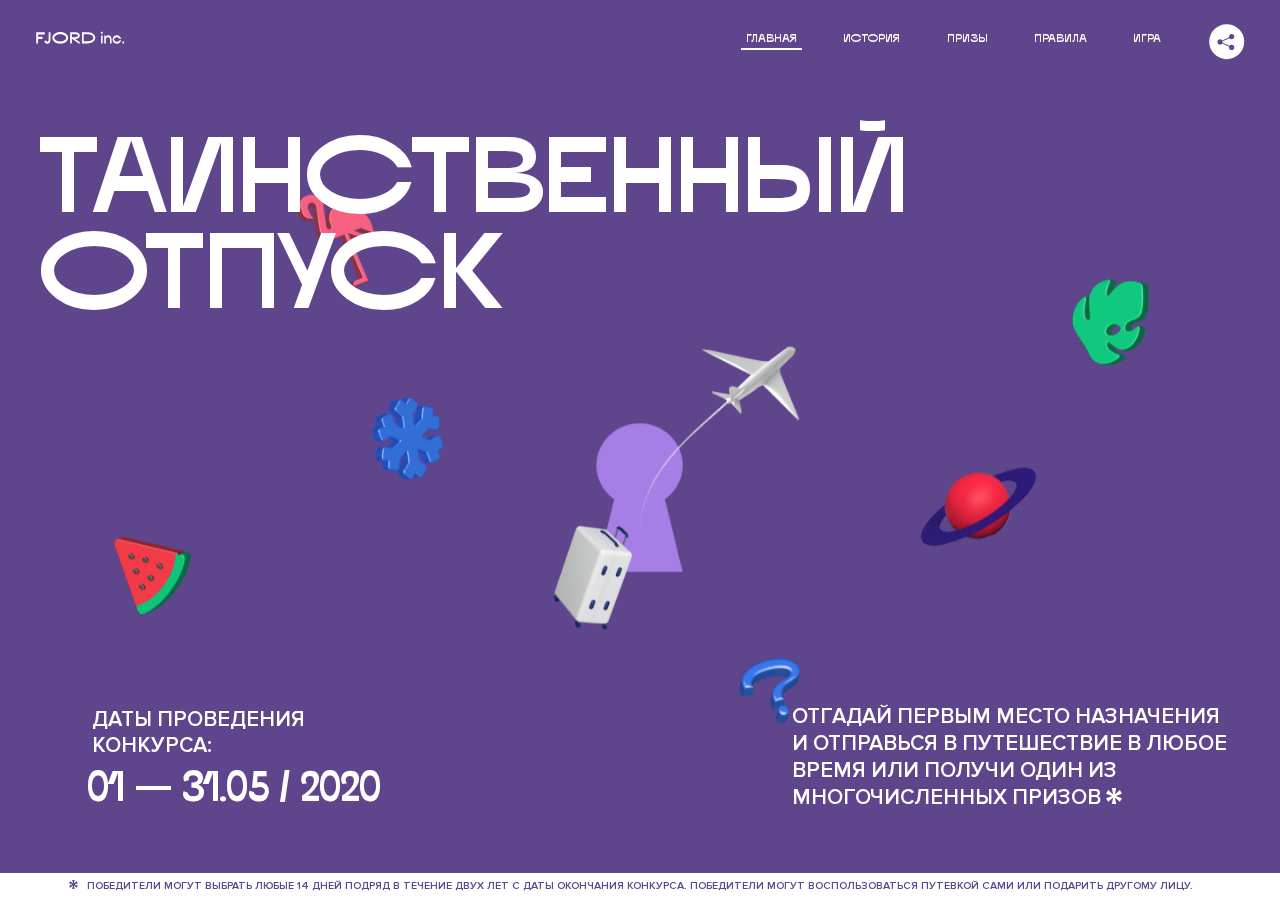
<file: 1/index.html>
<!DOCTYPE html>
<html lang="ru">
<head>
  <meta charset="UTF-8">
  <meta name="description" content="">
  <meta name="viewport" content="width=device-width, initial-scale=1.0">
  <meta http-equiv="X-UA-Compatible" content="ie=edge">
  <title>Mysterious Vacation</title>
<link href="css/style.min.css" rel="stylesheet">  <base href="https://htmlacademy-animation.github.io/2251139-magic-vacation-1/1/">
</head>
<body>

  <header class="page-header js-header">
    <div class="page-header__wrapper">
      <a href="#" class="page-header__logo" aria-label="Перейти на страницу FJORD.Inc">
        <svg width="100" height="15" viewBox="0 0 100 15" fill="none" xmlns="http://www.w3.org/2000/svg">
          <path d="M0.26 1.4V14H2.276V8.906H7.334V6.44H2.276V3.848H9.872V1.4H0.26ZM12.733 14.36C15.127 14.36 16.243 12.65 16.243 9.5V1.4H14.263V8.96C14.263 11.21 13.723 11.876 12.733 11.876C11.833 11.876 11.473 11.3 11.347 10.58L9.36702 10.94C9.63702 13.046 10.663 14.36 12.733 14.36ZM18.3918 7.7C18.3918 11.372 22.3878 14.36 27.3198 14.36C32.2518 14.36 36.2478 11.372 36.2478 7.7C36.2478 4.028 32.2518 1.04 27.3198 1.04C22.3878 1.04 18.3918 4.028 18.3918 7.7ZM20.6058 7.7C20.6058 5.378 23.6118 3.524 27.3198 3.524C30.9918 3.524 33.9798 5.378 33.9798 7.7C33.9798 10.004 30.9918 11.858 27.3198 11.858C23.6118 11.858 20.6058 10.004 20.6058 7.7ZM40.403 14V8.906H40.799L49.079 14.702V12.38L44.039 8.906H44.201C47.999 8.906 49.277 7.304 49.277 5.162C49.277 3.092 47.999 1.4 44.201 1.4H38.387V14H40.403ZM43.535 3.722C45.785 3.722 47.045 4.136 47.045 5.432C47.045 6.764 45.785 7.034 43.535 7.034H40.403V3.722H43.535ZM51.6936 1.382V14H57.8676C62.7456 14 66.7236 11.534 66.7236 7.7C66.7236 3.848 62.7456 1.382 57.8676 1.382H51.6936ZM53.7096 11.624V3.722H57.5436C61.5396 3.722 64.4916 5.018 64.4916 7.7C64.4916 10.238 61.5396 11.624 57.5436 11.624H53.7096ZM73.1832 14.018H74.9832V5H73.1832V14.018ZM72.9132 1.976C72.9132 2.57 73.3992 3.092 74.0832 3.092C74.7492 3.092 75.2352 2.57 75.2352 1.976C75.2352 1.382 74.7672 0.805999 74.0832 0.805999C73.3812 0.805999 72.9132 1.382 72.9132 1.976ZM76.7867 14H78.5687V9.104C78.7487 8.006 79.5947 6.962 81.0887 6.962C82.1147 6.962 83.2667 7.448 83.2667 9.554V14H85.0487V9.014C85.0487 6.152 83.2307 4.73 81.3587 4.73C79.9187 4.73 79.0727 5.558 78.5687 6.854V5H76.7867V14ZM90.9898 14.27C93.5098 14.27 95.3818 12.506 95.7238 10.328H94.0498C93.7258 11.3 92.6998 12.02 90.9898 12.02C88.8478 12.02 87.7678 10.922 87.7678 9.59C87.7678 8.24 88.8478 6.962 90.9898 6.962C92.7538 6.962 93.7978 7.844 94.0858 8.924H95.7418C95.4358 6.71 93.6178 4.73 90.9898 4.73C88.0918 4.73 86.1298 7.124 86.1298 9.59C86.1298 12.074 88.1278 14.27 90.9898 14.27ZM97.0693 12.938C97.0693 13.658 97.5553 14.144 98.2753 14.144C98.9953 14.144 99.4813 13.658 99.4813 12.938C99.4813 12.2 98.9953 11.714 98.2753 11.714C97.5553 11.714 97.0693 12.2 97.0693 12.938Z" fill="currentColor"></path>
        </svg>
      </a>
      <button class="page-header__toggler js-menu-toggler" type="button" aria-label="Управление мобильным меню"><span>Меню</span></button>
      <nav class="page-header__nav">
        <div class="page-header__menu js-menu" id="menu">
          <ul>
            <li>
              <a class="js-menu-link active" href="#top" data-href="top">главная</a>
            </li>
            <li>
              <a class="js-menu-link" href="#story" data-href="story">история</a>
            </li>
            <li>
              <a class="js-menu-link" href="#prizes" data-href="prizes">призы</a>
            </li>
            <li>
              <a class="js-menu-link" href="#rules" data-href="rules">правила</a>
            </li>
            <li>
              <a class="js-menu-link" href="#game" data-href="game">игра</a>
            </li>
          </ul>
        </div>
        <div class="page-header__social">
          <div class="social-block js-social-block">
            <button class="social-block__toggler" aria-label="Управлять блоком с социальными кнопками">
              <svg width="26" height="22" viewBox="0 0 27 22" fill="none" xmlns="http://www.w3.org/2000/svg">
                <path d="M19.6721 7.43664C21.6273 7.43664 23.213 5.85095 23.213 3.89566C23.213 1.94037 21.6273 0.354675 19.6721 0.354675C17.7168 0.354675 16.1311 1.94037 16.1311 3.89566C16.1311 4.19968 16.1728 4.49178 16.2458 4.77345L7.21751 8.95527C6.57519 8.05214 5.52303 7.46049 4.33078 7.46049C2.37549 7.46049 0.789795 9.04618 0.789795 11.0015C0.789795 12.9568 2.37549 14.5425 4.33078 14.5425C5.52303 14.5425 6.57668 13.9508 7.21751 13.0477L16.2458 17.2295C16.1743 17.5112 16.1311 17.8033 16.1311 18.1073C16.1311 20.0626 17.7168 21.6483 19.6721 21.6483C21.6273 21.6483 23.213 20.0626 23.213 18.1073C23.213 16.152 21.6273 14.5663 19.6721 14.5663C18.4798 14.5663 17.4262 15.158 16.7853 16.0611L7.75701 11.8793C7.82854 11.5976 7.87176 11.3055 7.87176 11.0015C7.87176 10.6974 7.83003 10.4053 7.75701 10.1237L16.7853 5.94186C17.4262 6.84499 18.4783 7.43664 19.6721 7.43664Z" fill="currentColor"></path>
              </svg>
            </button>
            <ul class="social-block__list">
              <li>
                <a class="social-block__link social-block__link--fb" href="#" aria-label="Мы на Facebook">
                  <svg width="8" height="17" viewBox="0 0 8 17" fill="none" xmlns="http://www.w3.org/2000/svg">
                    <path d="M4.24646 16.9899H1.09275L1.05793 8.49828H0V5.30707H1.05793V3.81124C1.05793 1.42084 2.57654 0 5.21735 0H7.41758V3.18585H5.30841C4.28262 3.18585 4.2478 3.48582 4.2478 4.24914V5.30707H7.42964L7.16716 8.49828H4.2478V16.9899H4.24646Z" fill="currentColor"></path>
                  </svg>
                </a>
              </li>
              <li>
                <a class="social-block__link social-block__link--insta" href="#" aria-label="Мы в Instagram">
                  <svg width="15" height="15" viewBox="0 0 15 15" fill="none" xmlns="http://www.w3.org/2000/svg">
                    <path d="M11.0197 0H4.19806C2.14246 0 0.471191 1.66993 0.471191 3.72285V10.5499C0.471191 12.6082 2.14112 14.2727 4.19806 14.2727H11.0197C13.0753 14.2727 14.7466 12.6082 14.7466 10.5499V3.72285C14.7466 1.67127 13.0753 0 11.0197 0ZM11.0197 12.4849H4.19806C3.13076 12.4849 2.26432 11.6158 2.26432 10.5512V3.72419C2.26432 2.65956 3.13076 1.79715 4.19806 1.79715H11.0197C12.087 1.79715 12.9535 2.6609 12.9535 3.72419V10.5512C12.9535 11.6145 12.087 12.4849 11.0197 12.4849Z" fill="currentColor"></path>
                    <path d="M7.60887 3.11084C5.38989 3.11084 3.58203 4.9187 3.58203 7.14036C3.58203 9.35532 5.38989 11.1645 7.60887 11.1645C9.83053 11.1645 11.6357 9.35666 11.6357 7.14036C11.6357 4.9187 9.83053 3.11084 7.60887 3.11084ZM7.60887 9.36871C6.37551 9.36871 5.37784 8.37372 5.37784 7.14036C5.37784 5.90699 6.37551 4.90665 7.60887 4.90665C8.83822 4.90665 9.84259 5.90833 9.84259 7.14036C9.84392 8.37238 8.83822 9.36871 7.60887 9.36871Z" fill="currentColor"></path>
                    <path d="M11.3573 2.35962C10.8256 2.35962 10.3931 2.79752 10.3931 3.32381C10.3931 3.85546 10.8256 4.29336 11.3573 4.29336C11.8862 4.29336 12.3215 3.85546 12.3215 3.32381C12.3215 2.79752 11.8862 2.35962 11.3573 2.35962Z" fill="currentColor"></path>
                  </svg>
                </a>
              </li>
              <li>
                <a class="social-block__link social-block__link--vk" href="#" aria-label="Мы ВКонтакте">
                  <svg width="17" height="10" viewBox="0 0 17 10" fill="none" xmlns="http://www.w3.org/2000/svg">
                    <path d="M14.1234 4.9002C14.1234 4.9002 16.3623 1.72708 16.5866 0.680242C16.6595 0.312285 16.4947 0.103188 16.1069 0.103188C16.1069 0.103188 14.8193 0.103188 14.168 0.103188C13.7235 0.103188 13.5587 0.293278 13.4235 0.579768C13.4235 0.579768 12.3724 2.82553 11.0969 4.24712C10.6861 4.70333 10.4781 4.84318 10.2511 4.84318C10.0646 4.84318 9.98625 4.6911 9.98625 4.27834V0.649016C9.98625 0.147997 9.92545 0.00135496 9.5066 0.00135496H6.39628C6.15578 0.00135496 6.0085 0.134417 6.0085 0.324506C6.0085 0.801084 6.73406 0.908351 6.73406 2.20231V4.87305C6.73406 5.40529 6.70569 5.61575 6.45303 5.61575C5.78016 5.61575 4.19528 3.30618 3.30623 0.678887C3.12923 0.145282 2.93737 0 2.43475 0H0.486409C0.205373 0 0 0.190085 0 0.476576C0 0.991172 0.60666 3.40801 2.99277 6.64358C4.59927 8.8201 6.70569 10 8.60269 10C9.76196 10 10.0416 9.80312 10.0416 9.31432V7.63883C10.0416 7.22607 10.2065 7.04956 10.4429 7.04956C10.7078 7.04956 11.1847 7.13238 12.2805 8.22268C13.5843 9.47862 13.6762 10 14.3896 10H16.5676C16.7919 10 17 9.89273 17 9.52342C17 9.02919 16.3623 8.15343 15.384 7.10659C14.9801 6.56755 14.3302 5.98914 14.1248 5.72301C13.8275 5.40801 13.9154 5.23014 14.1234 4.9002Z" fill="currentColor"></path>
                  </svg>
                </a>
              </li>
            </ul>
          </div>
        </div>
      </nav>
    </div>
  </header>

  <main class="page-content">

    <section class="animation-screen"></section>

    <section class="screen screen--hidden screen--intro" id="top">
      <div class="screen__wrapper">
        <div class="intro">
          <h1 class="intro__title">Таинственный отпуск</h1>
          <div class="intro__content">
            <div class="intro__info">
              <p class="intro__label">Даты проведения конкурса:</p>
              <p class="intro__date">01 — 31.05 / 2020</p>
            </div>
            <div class="intro__message">
              <p>
                Отгадай первым место назначения и&nbsp;отправься в&nbsp;путешествие в&nbsp;любое время или получи один из многочисленных призов
                <svg width="16" height="16" viewBox="0 0 10 10" fill="none" xmlns="http://www.w3.org/2000/svg">
                  <path d="M0 6.35337L3.90271 4.99012L0 3.64663L1.34615 1.32374L4.44287 4.01073L3.67364 0H6.34615L5.57692 4.01073L8.65385 1.32374L10 3.64663L6.13405 4.99012L10 6.35337L8.65385 8.65651L5.57692 5.98927L6.34615 10H3.67364L4.44287 5.96952L1.34615 8.65651L0 6.35337Z" fill="currentColor"></path>
                </svg>
              </p>
            </div>
          </div>
        </div>
      </div>
      <div class="screen__footer js-footer">
        <button class="screen__footer-enlarge js-footer-toggler" type="button" aria-label="Показать сообщение">
          <svg width="10" height="10" viewBox="0 0 10 10" fill="none" xmlns="http://www.w3.org/2000/svg">
            <path d="M0 6.35337L3.90271 4.99012L0 3.64663L1.34615 1.32374L4.44287 4.01073L3.67364 0H6.34615L5.57692 4.01073L8.65385 1.32374L10 3.64663L6.13405 4.99012L10 6.35337L8.65385 8.65651L5.57692 5.98927L6.34615 10H3.67364L4.44287 5.96952L1.34615 8.65651L0 6.35337Z" fill="currentColor"></path>
          </svg>
        </button>
        <button class="screen__footer-collapse js-footer-toggler" type="button" aria-label="Скрыть сообщение">
          <svg width="13" height="13" viewBox="0 0 13 13" fill="none" xmlns="http://www.w3.org/2000/svg">
            <line x1="12.3536" y1="0.353553" x2="0.738349" y2="11.9688" stroke="currentColor"></line>
            <line x1="0.738319" y1="0.539925" x2="12.3535" y2="12.1551" stroke="currentColor"></line>
          </svg>
        </button>
        <div class="screen__footer-wrapper">
          <div class="screen__footer-announce">
            <p class="screen__footer-label">Даты проведения конкурса:</p>
            <p class="screen__footer-date">01 — 31.05 / 2020</p>
          </div>
          <div class="screen__footer-note">
            <p>
              <svg width="10" height="10" viewBox="0 0 10 10" fill="none" xmlns="http://www.w3.org/2000/svg">
                <path d="M0 6.35337L3.90271 4.99012L0 3.64663L1.34615 1.32374L4.44287 4.01073L3.67364 0H6.34615L5.57692 4.01073L8.65385 1.32374L10 3.64663L6.13405 4.99012L10 6.35337L8.65385 8.65651L5.57692 5.98927L6.34615 10H3.67364L4.44287 5.96952L1.34615 8.65651L0 6.35337Z" fill="currentColor"></path>
              </svg>
              <span>Победители могут выбрать любые 14 дней подряд в&nbsp;течение двух лет с&nbsp;даты окончания конкурса. Победители могут воспользоваться путевкой сами или подарить другому лицу.</span>
            </p>
          </div>
        </div>
      </div>
    </section>

    <section class="screen screen--hidden screen--story" id="story">

      <div class="slider swiper-container js-slider">

        <div class="swiper-wrapper">

          <div class="slider__item swiper-slide">
            <h2 class="slider__item-title">История</h2>
            <p class="slider__item-text">Джеймс Таргет был основателем компании &laquo;Fjord Inc.&raquo;. С&nbsp;1965 года &laquo;Fjord Inc.&raquo; прославилась надёжными и&nbsp;удобными чемоданами и&nbsp;аксессуарами для туристов.</p>
          </div>

          <div class="slider__item swiper-slide">
            <p class="slider__item-text">Когда Джеймсу было 7&nbsp;лет, в&nbsp;их&nbsp;доме гостил дядюшка и&nbsp;развлекал детей рассказами о&nbsp;своей поездке в&nbsp;место, показавшееся малышу Таргету невероятным. Тогда Джеймс решил, что однажды посетит его, но&nbsp;не&nbsp;будет рассказывать о&nbsp;мечте, пока не&nbsp;осуществит.</p>
          </div>

          <div class="slider__item swiper-slide">
            <p class="slider__item-text">Джеймс Таргет стал увлеченным путешественником. Он&nbsp;посетил 5&nbsp;континентов, 126&nbsp;стран.</p>
          </div>

          <div class="slider__item swiper-slide">
            <p class="slider__item-text">Он&nbsp;сплавлялся по&nbsp;Амазонке и&nbsp;погружался в&nbsp;пещеры Франции, медитировал в&nbsp;горах Тибета и&nbsp;пожимал руку вождя племени Акугауа.</p>
          </div>

          <div class="slider__item swiper-slide">
            <p class="slider__item-text">Из&nbsp;своих поездок Джеймс Таргет привозил идеи, как сделать свои чемоданы &laquo;Fjord Inc.&raquo; удобными и&nbsp;приспособленными к&nbsp;разным дорожным условиям.</p>
          </div>

          <div class="slider__item swiper-slide">
            <p class="slider__item-text">Всё это время Джеймс не&nbsp;оставлял идею поездки своей мечты. Однако, как только он&nbsp;брался за&nbsp;планирование, возникали препятствия, не&nbsp;позволяющие отправиться туда.</p>
          </div>

          <div class="slider__item swiper-slide">
            <p class="slider__item-text">В&nbsp;возрасте 67&nbsp;лет Джеймс Таргет попал под лавину и&nbsp;погиб. В&nbsp;своём завещании он&nbsp;поручил отправить в&nbsp;заветное путешествие трёх смельчаков, единых с&nbsp;ним духом.</p>
          </div>

          <div class="slider__item swiper-slide">
            <p class="slider__item-text">Тех, кто сможет узнать таинственное место, задавая вопросы специально обученному ИИ&nbsp;&laquo;Соне&raquo;, ждет фантастическое путешествие.</p>
          </div>
        </div>
        <div class="slider__controls">
          <button class="slider__control slider__control--prev js-control-prev" type="button" aria-label="Показать предыдущую историю">
            <svg width="12" height="22" viewBox="0 0 12 22" fill="none" xmlns="http://www.w3.org/2000/svg">
              <path d="M11 1L1 11L11 21" stroke="currentColor" stroke-width="2" stroke-linejoin="round"></path>
            </svg>
          </button>
          <button class="slider__control slider__control--next js-control-next" type="button" aria-label="Показать следующую историю">
            <svg width="12" height="22" viewBox="0 0 12 22" fill="none" xmlns="http://www.w3.org/2000/svg">
              <path d="M1 1L11 11L1 21" stroke="currentColor" stroke-width="2" stroke-linejoin="round"></path>
            </svg>
          </button>
        </div>
        <div class="slider__pagination swiper-pagination"></div>
      </div>
    </section>

    <section class="screen screen--hidden screen--prizes" id="prizes">
      <div class="screen__wrapper">
        <div class="prizes">
          <h2 class="prizes__title">ПРизы</h2>
          <div class="prizes__lead">
            <p>Найди ответ и&nbsp;получи один из&nbsp;призов:</p>
          </div>
          <ul class="prizes__list">
            <li class="prizes__item prizes__item--journeys">
              <div class="prizes__icon">
                <picture>
                  <source srcset="img/prize1-mob.svg" media="(orientation: portrait)">
                  <img src="img/prize1.svg" alt="">
                </picture>
              </div>
              <p class="prizes__desc">
                <b>3</b>
                <span>загадочных путешествия</span>
              </p>
            </li>
            <li class="prizes__item prizes__item--cases">
              <div class="prizes__icon">
                <picture>
                  <source srcset="img/prize2-mob.svg" media="(orientation: portrait)">
                  <img src="img/prize2.svg" alt="">
                </picture>
              </div>
              <p class="prizes__desc">
                <b>7</b>
                <span>надежных чемоданов</span>
              </p>
            </li>
            <li class="prizes__item prizes__item--codes">
              <div class="prizes__icon">
                <picture>
                  <source srcset="img/prize3-mob.svg" media="(orientation: portrait)">
                  <img src="img/prize3.svg" alt="">
                </picture>
              </div>
              <p class="prizes__desc">
                <b>900</b>
                <span>
                  промокодов на&nbsp;скидку 15%
                  <svg width="10" height="10" viewBox="0 0 10 10" fill="none" xmlns="http://www.w3.org/2000/svg">
                    <path d="M0 6.35337L3.90271 4.99012L0 3.64663L1.34615 1.32374L4.44287 4.01073L3.67364 0H6.34615L5.57692 4.01073L8.65385 1.32374L10 3.64663L6.13405 4.99012L10 6.35337L8.65385 8.65651L5.57692 5.98927L6.34615 10H3.67364L4.44287 5.96952L1.34615 8.65651L0 6.35337Z" fill="currentColor"></path>
                  </svg>
                </span>
              </p>
            </li>
          </ul>
        </div>
      </div>
      <div class="screen__footer js-footer">
        <button class="screen__footer-enlarge js-footer-toggler" type="button" aria-label="Показать сообщение">
          <svg width="10" height="10" viewBox="0 0 10 10" fill="none" xmlns="http://www.w3.org/2000/svg">
            <path d="M0 6.35337L3.90271 4.99012L0 3.64663L1.34615 1.32374L4.44287 4.01073L3.67364 0H6.34615L5.57692 4.01073L8.65385 1.32374L10 3.64663L6.13405 4.99012L10 6.35337L8.65385 8.65651L5.57692 5.98927L6.34615 10H3.67364L4.44287 5.96952L1.34615 8.65651L0 6.35337Z" fill="currentColor"></path>
          </svg>
        </button>
        <button class="screen__footer-collapse js-footer-toggler" type="button" aria-label="Скрыть сообщение">
          <svg width="13" height="13" viewBox="0 0 13 13" fill="none" xmlns="http://www.w3.org/2000/svg">
            <line x1="12.3536" y1="0.353553" x2="0.738349" y2="11.9688" stroke="currentColor"></line>
            <line x1="0.738319" y1="0.539925" x2="12.3535" y2="12.1551" stroke="currentColor"></line>
          </svg>
        </button>
        <div class="screen__footer-wrapper">
          <div class="screen__footer-announce">
            <p class="screen__footer-label">Даты проведения конкурса:</p>
            <p class="screen__footer-date">01 — 31.05 / 2020</p>
          </div>
          <div class="screen__footer-note">
            <p>
              <svg width="10" height="10" viewBox="0 0 10 10" fill="none" xmlns="http://www.w3.org/2000/svg">
                <path d="M0 6.35337L3.90271 4.99012L0 3.64663L1.34615 1.32374L4.44287 4.01073L3.67364 0H6.34615L5.57692 4.01073L8.65385 1.32374L10 3.64663L6.13405 4.99012L10 6.35337L8.65385 8.65651L5.57692 5.98927L6.34615 10H3.67364L4.44287 5.96952L1.34615 8.65651L0 6.35337Z" fill="currentColor"></path>
              </svg>
              <span>Скидка&nbsp;15% на&nbsp;единоразовое приобретение путёвки с&nbsp;1&nbsp;июня 2020 по&nbsp;31&nbsp;мая 2022&nbsp;года. Суммируется с&nbsp;другими акциями</span>
            </p>
          </div>
        </div>
      </div>
    </section>

    <section class="screen screen--hidden screen--rules" id="rules">
      <div class="screen__wrapper">
        <div class="rules">
          <h2 class="rules__title">Правила</h2>
          <div class="rules__lead">
            <p>Для того чтобы получить наследство Джеймса Таргета, тебе нужно выведать у&nbsp;&laquo;Сони&raquo;, куда предстоит отправиться тебе в&nbsp;случае победы</p>
          </div>
          <ol class="rules__list">
            <li class="rules__item">
              <p>Тебе отводится <br>5&nbsp;минут</p>
            </li>
            <li class="rules__item">
              <p>Задавай любые вопросы в&nbsp;текстовом поле</p>
            </li>
            <li class="rules__item">
              <p>Нажимай кнопку &laquo;Узнать&raquo;, чтобы получить ответ</p>
            </li>
            <li class="rules__item">
              <p>&laquo;Соня&raquo; может отвечать только&nbsp;Да или Нет</p>
            </li>
          </ol>
          <a href="#game" class="rules__link btn">Погнали!</a>
        </div>
      </div>
      <div class="screen__disclaimer">
        <div class="disclaimer">
          <ul>
            <li>
              <a href="#">Правовая информация</a>
            </li>
            <li>
              <a href="#">Подробные правила</a>
            </li>
          </ul>
        </div>
      </div>
    </section>

    <section class="screen screen--hidden screen--game" id="game">
      <div class="screen__wrapper">
        <div class="game">
          <div class="game__header">
            <h2 class="game__title">Игра</h2>
            <div class="game__counter">
              <span>05</span>:<span>00</span>
            </div>
          </div>
          <div class="game__body">
            <div class="chat">
              <div class="chat__body js-chat">
                <ul class="chat__list" id="messages"></ul>
              </div>
              <div class="chat__footer">
                <form action="#" method="post" class="form" id="message-form">
                  <label for="message-field" class="visually-hidden">Поле для ввода вопроса</label>
                  <input type="text" class="form__field" id="message-field">
                  <button class="form__button btn">
                    Узнать
                    <svg width="18" height="19" viewBox="0 0 18 19" fill="none" xmlns="http://www.w3.org/2000/svg">
                      <path stroke="currentColor" stroke-width="2" d="M9 19V1"></path>
                      <path d="M1 9l8-8 8 8" stroke="currentColor" stroke-width="2" stroke-linejoin="round"></path>
                    </svg>
                  </button>
                </form>
              </div>
            </div>
          </div>
          <!-- временные кнопки для показа результата -->
          <div class="game__buttons">
            <button class="game__button btn js-show-result" type="button" data-target="result">Положительный результат</button>
            <button class="game__button btn js-show-result" type="button" data-target="result2">Положительный результат - 2</button>
            <button class="game__button btn js-show-result" type="button" data-target="result3">Отрицательный результат</button>
          </div>
        </div>
      </div>
    </section>

    <section class="screen screen--hidden screen--result" id="result">
      <div class="screen__wrapper">
        <div class="result result--trip">
          <div class="result__image">
            <picture>
              <source srcset="img/result1-mob.png 1x, img/result1-mob@2x.png 2x" media="(max-width: 768px) and (orientation: portrait)">
              <img src="img/result1.png" srcset="img/result1@2x.png 2x" alt="">
            </picture>
          </div>
          <h2 class="result__title">
            <span class="visually-hidden">ПОбеда!</span>
            <svg xmlns="http://www.w3.org/2000/svg" viewBox="0 0 568.85 109.24">
              <path d="M16,24.44V92H2.6V8H75V92H61.52V24.44H16Z" transform="translate(-2.1 -1.5)" fill="none" stroke="currentColor"></path>
              <path d="M148.76,5.6c32.88,0,59.52,19.92,59.52,44.4s-26.64,44.4-59.52,44.4S89.24,74.48,89.24,50,115.88,5.6,148.76,5.6Zm0,72.12c24.48,0,44.4-12.36,44.4-27.72s-19.92-27.84-44.4-27.84C124,22.16,104,34.52,104,50S124,77.72,148.76,77.72Z" transform="translate(-2.1 -1.5)" fill="none" stroke="currentColor"></path>
              <path d="M287.36,8V24.44H236v14.4h25.32c25.44,0,34,11.16,34,26.52,0,15.6-8.52,26.64-34,26.64H222.56V8h64.8ZM256.88,76.52c15.12,0,23.52-2,23.52-11.52S272,54.44,256.88,54.44H236V76.52h20.88Z" transform="translate(-2.1 -1.5)" fill="none" stroke="currentColor"></path>
              <path d="M371.47,8V24.44H320.84V41.6h33.6V58h-33.6V75.56h50.64V92H307.4V8h64.08Z" transform="translate(-2.1 -1.5)" fill="none" stroke="currentColor"></path>
              <path d="M382.39,110.24V75.56h7.44c4.56-4.68,7.8-18.36,8.76-56L399,8h48.6V75.56h10v34.68H442.87V92H397v18.24H382.39Zm51.72-34.68V24.44H411.55v3.12c-0.48,22.44-3.24,37.68-7.2,48h29.76Z" transform="translate(-2.1 -1.5)" fill="none" stroke="currentColor"></path>
              <path d="M463.75,92l28-84h27.12l28.08,84H533.47l-7.8-23.52h-37.8L480.07,92H463.75Zm56.64-40L507,11.84,493.51,52h26.88Z" transform="translate(-2.1 -1.5)" fill="none" stroke="currentColor"></path>
              <path d="M554.12,70.4L555.55,2H569l1.44,68.4H554.12Zm8.28,6.36c4.8,0,8,3.24,8,8.16a8,8,0,1,1-16.08,0C554.35,80,557.59,76.76,562.39,76.76Z" transform="translate(-2.1 -1.5)" fill="none" stroke="currentColor"></path>
            </svg>
          </h2>
          <div class="result__text">
            <p>ты&nbsp;отправляешься в&nbsp;Арктику!</p>
          </div>
          <div class="result__form">
            <form action="#" method="post" class="form form--result">
              <label for="email-field" class="form__label">зарегистрируй результат</label>
              <input type="email" class="form__field" id="email-field" placeholder="e-mail для регистации результата и получения приза" required="">
              <button class="form__button btn">
                отправить
                <svg width="18" height="19" viewBox="0 0 18 19" fill="none" xmlns="http://www.w3.org/2000/svg">
                  <path stroke="currentColor" stroke-width="2" d="M9 19V1"></path>
                  <path d="M1 9l8-8 8 8" stroke="currentColor" stroke-width="2" stroke-linejoin="round"></path>
                </svg>
              </button>
            </form>
          </div>
        </div>
      </div>
    </section>

    <section class="screen screen--hidden screen--result" id="result2">
      <div class="screen__wrapper">
        <div class="result result--prize">
          <div class="result__image">
            <picture>
              <source srcset="img/result2-mob.png 1x, img/result2-mob@2x.png 2x" media="(max-width: 768px) and (orientation: portrait)">
              <img src="img/result2.png" srcset="img/result2@2x.png 2x" alt="">
            </picture>
          </div>
          <h2 class="result__title">
            <span class="visually-hidden">ПОбеда!</span>
            <svg xmlns="http://www.w3.org/2000/svg" viewBox="0 0 568.85 109.24">
              <path d="M16,24.44V92H2.6V8H75V92H61.52V24.44H16Z" transform="translate(-2.1 -1.5)" fill="none" stroke="currentColor"></path>
              <path d="M148.76,5.6c32.88,0,59.52,19.92,59.52,44.4s-26.64,44.4-59.52,44.4S89.24,74.48,89.24,50,115.88,5.6,148.76,5.6Zm0,72.12c24.48,0,44.4-12.36,44.4-27.72s-19.92-27.84-44.4-27.84C124,22.16,104,34.52,104,50S124,77.72,148.76,77.72Z" transform="translate(-2.1 -1.5)" fill="none" stroke="currentColor"></path>
              <path d="M287.36,8V24.44H236v14.4h25.32c25.44,0,34,11.16,34,26.52,0,15.6-8.52,26.64-34,26.64H222.56V8h64.8ZM256.88,76.52c15.12,0,23.52-2,23.52-11.52S272,54.44,256.88,54.44H236V76.52h20.88Z" transform="translate(-2.1 -1.5)" fill="none" stroke="currentColor"></path>
              <path d="M371.47,8V24.44H320.84V41.6h33.6V58h-33.6V75.56h50.64V92H307.4V8h64.08Z" transform="translate(-2.1 -1.5)" fill="none" stroke="currentColor"></path>
              <path d="M382.39,110.24V75.56h7.44c4.56-4.68,7.8-18.36,8.76-56L399,8h48.6V75.56h10v34.68H442.87V92H397v18.24H382.39Zm51.72-34.68V24.44H411.55v3.12c-0.48,22.44-3.24,37.68-7.2,48h29.76Z" transform="translate(-2.1 -1.5)" fill="none" stroke="currentColor"></path>
              <path d="M463.75,92l28-84h27.12l28.08,84H533.47l-7.8-23.52h-37.8L480.07,92H463.75Zm56.64-40L507,11.84,493.51,52h26.88Z" transform="translate(-2.1 -1.5)" fill="none" stroke="currentColor"></path>
              <path d="M554.12,70.4L555.55,2H569l1.44,68.4H554.12Zm8.28,6.36c4.8,0,8,3.24,8,8.16a8,8,0,1,1-16.08,0C554.35,80,557.59,76.76,562.39,76.76Z" transform="translate(-2.1 -1.5)" fill="none" stroke="currentColor"></path>
            </svg>
          </h2>
          <div class="result__text">
            <p>чемодан &laquo;Fjord&nbsp;Inc.&raquo;&nbsp;твой</p>
          </div>
          <div class="result__form">
            <form action="#" method="post" class="form form--result">
              <label for="email-field2" class="form__label">зарегистрируй результат</label>
              <input type="email" class="form__field" id="email-field2" placeholder="e-mail для регистации результата и получения приза" required="">
              <button class="form__button btn">
                отправить
                <svg width="18" height="19" viewBox="0 0 18 19" fill="none" xmlns="http://www.w3.org/2000/svg">
                  <path stroke="currentColor" stroke-width="2" d="M9 19V1"></path>
                  <path d="M1 9l8-8 8 8" stroke="currentColor" stroke-width="2" stroke-linejoin="round"></path>
                </svg>
              </button>
            </form>
          </div>
        </div>
      </div>
    </section>

    <section class="screen screen--hidden screen--result" id="result3">
      <div class="screen__wrapper">
        <div class="result result--negative">
          <div class="result__image">
            <picture>
              <source srcset="img/result3-mob.png 1x, img/result3-mob@2x.png 2x" media="(max-width: 768px) and (orientation: portrait)">
              <img src="img/result3.png" srcset="img/result3@2x.png 2x" alt="">
            </picture>
          </div>
          <h2 class="result__title">
            <span class="visually-hidden">Не угадал!</span>
            <svg xmlns="http://www.w3.org/2000/svg" viewBox="0 0 660.77 109.24">
              <path d="M2.66,92V8H16.1V42.2H53.3V8H66.74V92H53.3V58.64H16.1V92H2.66Z" transform="translate(-2.16 -1.5)" fill="none" stroke="currentColor"></path>
              <path d="M147.62,8V24.44H97V41.6h33.6V58H97V75.56h50.64V92H83.54V8h64.08Z" transform="translate(-2.16 -1.5)" fill="none" stroke="currentColor"></path>
              <path d="M199.22,8l20.52,42.36L235.34,8h16.44l-31,84H204.38l9.48-25.92L185.78,8h13.44Z" transform="translate(-2.16 -1.5)" fill="none" stroke="currentColor"></path>
              <path d="M273.74,24.44V92H260.3V8h50.16V24.44H273.74Z" transform="translate(-2.16 -1.5)" fill="none" stroke="currentColor"></path>
              <path d="M307.1,92l28-84h27.12l28.08,84H376.82L369,68.48h-37.8L323.42,92H307.1Zm56.64-40L350.3,11.84,336.86,52h26.88Z" transform="translate(-2.16 -1.5)" fill="none" stroke="currentColor"></path>
              <path d="M396.38,110.24V75.56h7.44c4.56-4.68,7.8-18.36,8.76-56L412.94,8h48.6V75.56h10v34.68H456.86V92H411v18.24H396.38ZM448.1,75.56V24.44H425.54v3.12c-0.48,22.44-3.24,37.68-7.2,48H448.1Z" transform="translate(-2.16 -1.5)" fill="none" stroke="currentColor"></path>
              <path d="M477.74,92l28-84h27.12L560.9,92H547.46l-7.8-23.52h-37.8L494.06,92H477.74Zm56.64-40-13.44-40.2L507.5,52h26.88Z" transform="translate(-2.16 -1.5)" fill="none" stroke="currentColor"></path>
              <path d="M568.7,76.88a13.77,13.77,0,0,0,5,1c6.6,0,10.44-6.24,12-58.32L586.22,8h46.2V92H619V24.44H598.82l-0.12,3.12C597.14,81,589,94.4,573.74,94.4a28.55,28.55,0,0,1-6.72-.84Z" transform="translate(-2.16 -1.5)" fill="none" stroke="currentColor"></path>
              <path d="M646.1,70.4L647.54,2H661l1.44,68.4H646.1Zm8.28,6.36c4.8,0,8,3.24,8,8.16a8,8,0,0,1-16.08,0C646.34,80,649.58,76.76,654.38,76.76Z" transform="translate(-2.16 -1.5)" fill="none" stroke="currentColor"></path>
            </svg>
          </h2>
          <button class="result__button js-play" type="button">
            не сдавайся!
            <span>
              <svg width="27" height="22" viewBox="0 0 27 22" fill="none" xmlns="http://www.w3.org/2000/svg">
                <path d="M10.6899 1.47998C5.42992 1.47998 1.16992 5.73998 1.16992 11C1.16992 16.26 5.42992 20.52 10.6899 20.52C15.9499 20.52 20.2099 16.26 20.2099 11V7.13998" stroke="currentColor" stroke-width="2" stroke-miterlimit="10"></path>
                <path d="M15.1099 12.5099L20.1499 7.13989L25.3099 12.6299" stroke="currentColor" stroke-width="2" stroke-miterlimit="10" stroke-linejoin="round"></path>
              </svg>
            </span>
          </button>
        </div>
      </div>
    </section>

  </main>

<script src="js/script.js"></script></body>
</html>
</file>
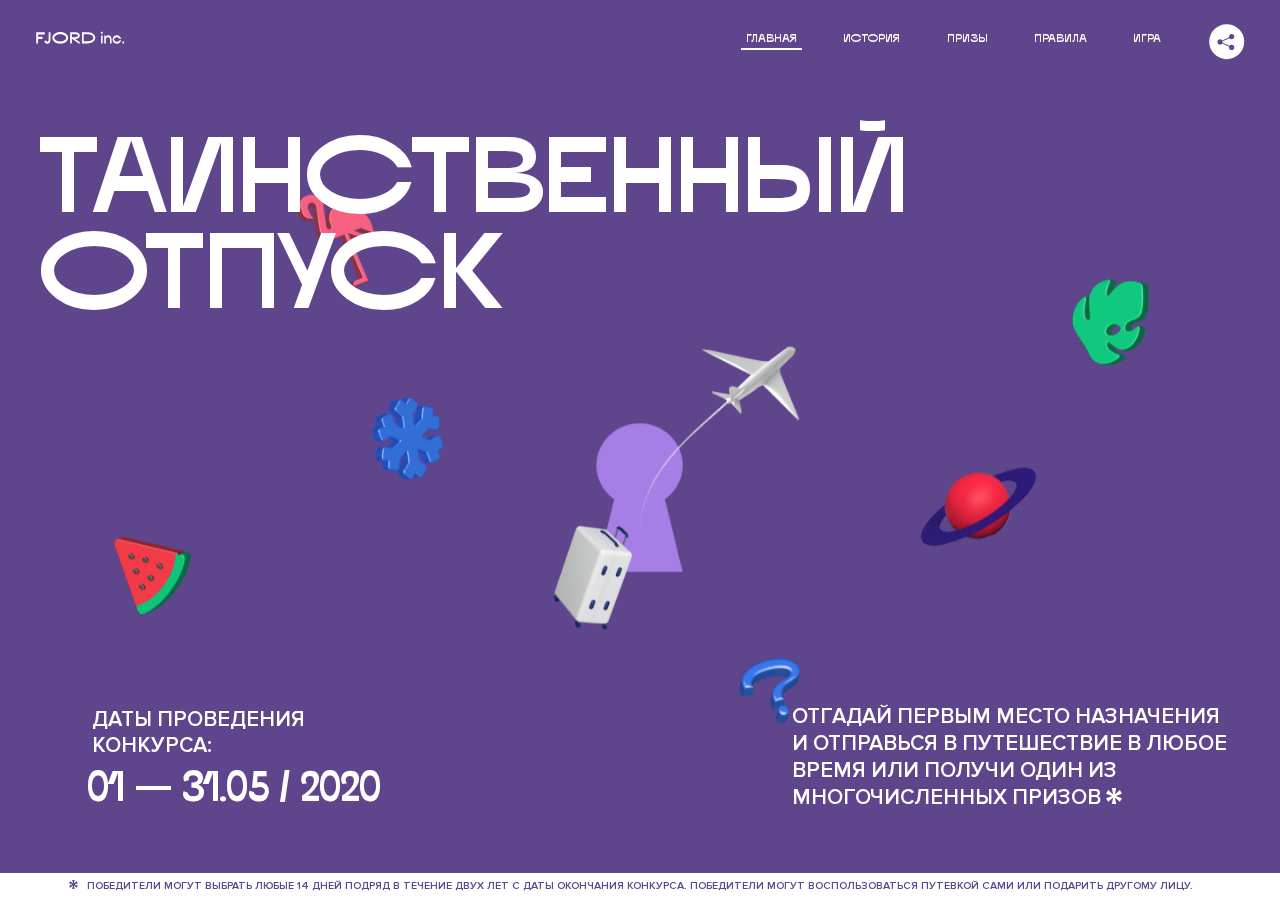
<file: 2/index.html>
<!DOCTYPE html>
<html lang="ru">

<head>
  <meta charset="UTF-8">
  <meta name="description" content="">
  <meta name="viewport" content="width=device-width, initial-scale=1.0">
  <meta http-equiv="X-UA-Compatible" content="ie=edge">
  <title>Mysterious Vacation</title>
<link href="css/style.min.css" rel="stylesheet">  <base href="https://htmlacademy-animation.github.io/2251139-magic-vacation-1/2/">
</head>

<body>

  <header class="page-header js-header">
    <div class="page-header__wrapper">
      <a href="#" class="page-header__logo" aria-label="Перейти на страницу FJORD.Inc">
        <svg width="100" height="15" viewBox="0 0 100 15" fill="none" xmlns="http://www.w3.org/2000/svg">
          <path d="M0.26 1.4V14H2.276V8.906H7.334V6.44H2.276V3.848H9.872V1.4H0.26ZM12.733 14.36C15.127 14.36 16.243 12.65 16.243 9.5V1.4H14.263V8.96C14.263 11.21 13.723 11.876 12.733 11.876C11.833 11.876 11.473 11.3 11.347 10.58L9.36702 10.94C9.63702 13.046 10.663 14.36 12.733 14.36ZM18.3918 7.7C18.3918 11.372 22.3878 14.36 27.3198 14.36C32.2518 14.36 36.2478 11.372 36.2478 7.7C36.2478 4.028 32.2518 1.04 27.3198 1.04C22.3878 1.04 18.3918 4.028 18.3918 7.7ZM20.6058 7.7C20.6058 5.378 23.6118 3.524 27.3198 3.524C30.9918 3.524 33.9798 5.378 33.9798 7.7C33.9798 10.004 30.9918 11.858 27.3198 11.858C23.6118 11.858 20.6058 10.004 20.6058 7.7ZM40.403 14V8.906H40.799L49.079 14.702V12.38L44.039 8.906H44.201C47.999 8.906 49.277 7.304 49.277 5.162C49.277 3.092 47.999 1.4 44.201 1.4H38.387V14H40.403ZM43.535 3.722C45.785 3.722 47.045 4.136 47.045 5.432C47.045 6.764 45.785 7.034 43.535 7.034H40.403V3.722H43.535ZM51.6936 1.382V14H57.8676C62.7456 14 66.7236 11.534 66.7236 7.7C66.7236 3.848 62.7456 1.382 57.8676 1.382H51.6936ZM53.7096 11.624V3.722H57.5436C61.5396 3.722 64.4916 5.018 64.4916 7.7C64.4916 10.238 61.5396 11.624 57.5436 11.624H53.7096ZM73.1832 14.018H74.9832V5H73.1832V14.018ZM72.9132 1.976C72.9132 2.57 73.3992 3.092 74.0832 3.092C74.7492 3.092 75.2352 2.57 75.2352 1.976C75.2352 1.382 74.7672 0.805999 74.0832 0.805999C73.3812 0.805999 72.9132 1.382 72.9132 1.976ZM76.7867 14H78.5687V9.104C78.7487 8.006 79.5947 6.962 81.0887 6.962C82.1147 6.962 83.2667 7.448 83.2667 9.554V14H85.0487V9.014C85.0487 6.152 83.2307 4.73 81.3587 4.73C79.9187 4.73 79.0727 5.558 78.5687 6.854V5H76.7867V14ZM90.9898 14.27C93.5098 14.27 95.3818 12.506 95.7238 10.328H94.0498C93.7258 11.3 92.6998 12.02 90.9898 12.02C88.8478 12.02 87.7678 10.922 87.7678 9.59C87.7678 8.24 88.8478 6.962 90.9898 6.962C92.7538 6.962 93.7978 7.844 94.0858 8.924H95.7418C95.4358 6.71 93.6178 4.73 90.9898 4.73C88.0918 4.73 86.1298 7.124 86.1298 9.59C86.1298 12.074 88.1278 14.27 90.9898 14.27ZM97.0693 12.938C97.0693 13.658 97.5553 14.144 98.2753 14.144C98.9953 14.144 99.4813 13.658 99.4813 12.938C99.4813 12.2 98.9953 11.714 98.2753 11.714C97.5553 11.714 97.0693 12.2 97.0693 12.938Z" fill="currentColor"></path>
        </svg>
      </a>
      <button class="page-header__toggler js-menu-toggler" type="button" aria-label="Управление мобильным меню"><span>Меню</span></button>
      <nav class="page-header__nav">
        <div class="page-header__menu js-menu" id="menu">
          <ul>
            <li>
              <a class="js-menu-link" href="#top" data-href="top">главная</a>
            </li>
            <li>
              <a class="js-menu-link" href="#story" data-href="story">история</a>
            </li>
            <li>
              <a class="js-menu-link" href="#prizes" data-href="prizes">призы</a>
            </li>
            <li>
              <a class="js-menu-link" href="#rules" data-href="rules">правила</a>
            </li>
            <li>
              <a class="js-menu-link" href="#game" data-href="game">игра</a>
            </li>
          </ul>
        </div>
        <div class="page-header__social">
          <div class="social-block js-social-block">
            <button class="social-block__toggler" aria-label="Управлять блоком с социальными кнопками">
              <svg width="26" height="22" viewBox="0 0 27 22" fill="none" xmlns="http://www.w3.org/2000/svg">
                <path d="M19.6721 7.43664C21.6273 7.43664 23.213 5.85095 23.213 3.89566C23.213 1.94037 21.6273 0.354675 19.6721 0.354675C17.7168 0.354675 16.1311 1.94037 16.1311 3.89566C16.1311 4.19968 16.1728 4.49178 16.2458 4.77345L7.21751 8.95527C6.57519 8.05214 5.52303 7.46049 4.33078 7.46049C2.37549 7.46049 0.789795 9.04618 0.789795 11.0015C0.789795 12.9568 2.37549 14.5425 4.33078 14.5425C5.52303 14.5425 6.57668 13.9508 7.21751 13.0477L16.2458 17.2295C16.1743 17.5112 16.1311 17.8033 16.1311 18.1073C16.1311 20.0626 17.7168 21.6483 19.6721 21.6483C21.6273 21.6483 23.213 20.0626 23.213 18.1073C23.213 16.152 21.6273 14.5663 19.6721 14.5663C18.4798 14.5663 17.4262 15.158 16.7853 16.0611L7.75701 11.8793C7.82854 11.5976 7.87176 11.3055 7.87176 11.0015C7.87176 10.6974 7.83003 10.4053 7.75701 10.1237L16.7853 5.94186C17.4262 6.84499 18.4783 7.43664 19.6721 7.43664Z" fill="currentColor"></path>
              </svg>
            </button>
            <ul class="social-block__list">
              <li>
                <a class="social-block__link social-block__link--fb" href="#" aria-label="Мы на Facebook">
                  <svg width="8" height="17" viewBox="0 0 8 17" fill="none" xmlns="http://www.w3.org/2000/svg">
                    <path d="M4.24646 16.9899H1.09275L1.05793 8.49828H0V5.30707H1.05793V3.81124C1.05793 1.42084 2.57654 0 5.21735 0H7.41758V3.18585H5.30841C4.28262 3.18585 4.2478 3.48582 4.2478 4.24914V5.30707H7.42964L7.16716 8.49828H4.2478V16.9899H4.24646Z" fill="currentColor"></path>
                  </svg>
                </a>
              </li>
              <li>
                <a class="social-block__link social-block__link--insta" href="#" aria-label="Мы в Instagram">
                  <svg width="15" height="15" viewBox="0 0 15 15" fill="none" xmlns="http://www.w3.org/2000/svg">
                    <path d="M11.0197 0H4.19806C2.14246 0 0.471191 1.66993 0.471191 3.72285V10.5499C0.471191 12.6082 2.14112 14.2727 4.19806 14.2727H11.0197C13.0753 14.2727 14.7466 12.6082 14.7466 10.5499V3.72285C14.7466 1.67127 13.0753 0 11.0197 0ZM11.0197 12.4849H4.19806C3.13076 12.4849 2.26432 11.6158 2.26432 10.5512V3.72419C2.26432 2.65956 3.13076 1.79715 4.19806 1.79715H11.0197C12.087 1.79715 12.9535 2.6609 12.9535 3.72419V10.5512C12.9535 11.6145 12.087 12.4849 11.0197 12.4849Z" fill="currentColor"></path>
                    <path d="M7.60887 3.11084C5.38989 3.11084 3.58203 4.9187 3.58203 7.14036C3.58203 9.35532 5.38989 11.1645 7.60887 11.1645C9.83053 11.1645 11.6357 9.35666 11.6357 7.14036C11.6357 4.9187 9.83053 3.11084 7.60887 3.11084ZM7.60887 9.36871C6.37551 9.36871 5.37784 8.37372 5.37784 7.14036C5.37784 5.90699 6.37551 4.90665 7.60887 4.90665C8.83822 4.90665 9.84259 5.90833 9.84259 7.14036C9.84392 8.37238 8.83822 9.36871 7.60887 9.36871Z" fill="currentColor"></path>
                    <path d="M11.3573 2.35962C10.8256 2.35962 10.3931 2.79752 10.3931 3.32381C10.3931 3.85546 10.8256 4.29336 11.3573 4.29336C11.8862 4.29336 12.3215 3.85546 12.3215 3.32381C12.3215 2.79752 11.8862 2.35962 11.3573 2.35962Z" fill="currentColor"></path>
                  </svg>
                </a>
              </li>
              <li>
                <a class="social-block__link social-block__link--vk" href="#" aria-label="Мы ВКонтакте">
                  <svg width="17" height="10" viewBox="0 0 17 10" fill="none" xmlns="http://www.w3.org/2000/svg">
                    <path d="M14.1234 4.9002C14.1234 4.9002 16.3623 1.72708 16.5866 0.680242C16.6595 0.312285 16.4947 0.103188 16.1069 0.103188C16.1069 0.103188 14.8193 0.103188 14.168 0.103188C13.7235 0.103188 13.5587 0.293278 13.4235 0.579768C13.4235 0.579768 12.3724 2.82553 11.0969 4.24712C10.6861 4.70333 10.4781 4.84318 10.2511 4.84318C10.0646 4.84318 9.98625 4.6911 9.98625 4.27834V0.649016C9.98625 0.147997 9.92545 0.00135496 9.5066 0.00135496H6.39628C6.15578 0.00135496 6.0085 0.134417 6.0085 0.324506C6.0085 0.801084 6.73406 0.908351 6.73406 2.20231V4.87305C6.73406 5.40529 6.70569 5.61575 6.45303 5.61575C5.78016 5.61575 4.19528 3.30618 3.30623 0.678887C3.12923 0.145282 2.93737 0 2.43475 0H0.486409C0.205373 0 0 0.190085 0 0.476576C0 0.991172 0.60666 3.40801 2.99277 6.64358C4.59927 8.8201 6.70569 10 8.60269 10C9.76196 10 10.0416 9.80312 10.0416 9.31432V7.63883C10.0416 7.22607 10.2065 7.04956 10.4429 7.04956C10.7078 7.04956 11.1847 7.13238 12.2805 8.22268C13.5843 9.47862 13.6762 10 14.3896 10H16.5676C16.7919 10 17 9.89273 17 9.52342C17 9.02919 16.3623 8.15343 15.384 7.10659C14.9801 6.56755 14.3302 5.98914 14.1248 5.72301C13.8275 5.40801 13.9154 5.23014 14.1234 4.9002Z" fill="currentColor"></path>
                  </svg>
                </a>
              </li>
            </ul>
          </div>
        </div>
      </nav>
    </div>
  </header>

  <main class="page-content">

    <section class="animation-screen"></section>

    <section class="screen screen--hidden screen--intro" id="top">
      <div class="screen__wrapper">
        <div class="intro">
          <h1 class="intro__title">Таинственный отпуск</h1>
          <div class="intro__content">
            <div class="intro__info">
              <p class="intro__label">Даты проведения конкурса:</p>
              <p class="intro__date">01 — 31.05 / 2020</p>
            </div>
            <div class="intro__message">
              <p>
                Отгадай первым место назначения и&nbsp;отправься в&nbsp;путешествие в&nbsp;любое время или получи один из многочисленных призов
                <svg width="16" height="16" viewBox="0 0 10 10" fill="none" xmlns="http://www.w3.org/2000/svg">
                  <path d="M0 6.35337L3.90271 4.99012L0 3.64663L1.34615 1.32374L4.44287 4.01073L3.67364 0H6.34615L5.57692 4.01073L8.65385 1.32374L10 3.64663L6.13405 4.99012L10 6.35337L8.65385 8.65651L5.57692 5.98927L6.34615 10H3.67364L4.44287 5.96952L1.34615 8.65651L0 6.35337Z" fill="currentColor"></path>
                </svg>
              </p>
            </div>
          </div>
        </div>
      </div>
      <div class="screen__footer js-footer">
        <button class="screen__footer-enlarge js-footer-toggler" type="button" aria-label="Показать сообщение">
          <svg width="10" height="10" viewBox="0 0 10 10" fill="none" xmlns="http://www.w3.org/2000/svg">
            <path d="M0 6.35337L3.90271 4.99012L0 3.64663L1.34615 1.32374L4.44287 4.01073L3.67364 0H6.34615L5.57692 4.01073L8.65385 1.32374L10 3.64663L6.13405 4.99012L10 6.35337L8.65385 8.65651L5.57692 5.98927L6.34615 10H3.67364L4.44287 5.96952L1.34615 8.65651L0 6.35337Z" fill="currentColor"></path>
          </svg>
        </button>
        <button class="screen__footer-collapse js-footer-toggler" type="button" aria-label="Скрыть сообщение">
          <svg width="13" height="13" viewBox="0 0 13 13" fill="none" xmlns="http://www.w3.org/2000/svg">
            <line x1="12.3536" y1="0.353553" x2="0.738349" y2="11.9688" stroke="currentColor"></line>
            <line x1="0.738319" y1="0.539925" x2="12.3535" y2="12.1551" stroke="currentColor"></line>
          </svg>
        </button>
        <div class="screen__footer-wrapper">
          <div class="screen__footer-announce">
            <p class="screen__footer-label">Даты проведения конкурса:</p>
            <p class="screen__footer-date">01 — 31.05 / 2020</p>
          </div>
          <div class="screen__footer-note">
            <p>
              <svg width="10" height="10" viewBox="0 0 10 10" fill="none" xmlns="http://www.w3.org/2000/svg">
                <path d="M0 6.35337L3.90271 4.99012L0 3.64663L1.34615 1.32374L4.44287 4.01073L3.67364 0H6.34615L5.57692 4.01073L8.65385 1.32374L10 3.64663L6.13405 4.99012L10 6.35337L8.65385 8.65651L5.57692 5.98927L6.34615 10H3.67364L4.44287 5.96952L1.34615 8.65651L0 6.35337Z" fill="currentColor"></path>
              </svg>
              <span>Победители могут выбрать любые 14 дней подряд в&nbsp;течение двух лет с&nbsp;даты окончания конкурса. Победители могут воспользоваться путевкой сами или подарить другому лицу.</span>
            </p>
          </div>
        </div>
      </div>
    </section>

    <section class="screen screen--hidden screen--story" id="story">

      <div class="slider swiper-container js-slider">

        <div class="swiper-wrapper">

          <div class="slider__item swiper-slide">
            <h2 class="slider__item-title">История</h2>
            <p class="slider__item-text">Джеймс Таргет был основателем компании &laquo;Fjord Inc.&raquo;. С&nbsp;1965 года &laquo;Fjord Inc.&raquo; прославилась надёжными и&nbsp;удобными чемоданами и&nbsp;аксессуарами для туристов.</p>
          </div>

          <div class="slider__item swiper-slide">
            <p class="slider__item-text">Когда Джеймсу было 7&nbsp;лет, в&nbsp;их&nbsp;доме гостил дядюшка и&nbsp;развлекал детей рассказами о&nbsp;своей поездке в&nbsp;место, показавшееся малышу Таргету невероятным. Тогда Джеймс решил, что однажды посетит его, но&nbsp;не&nbsp;будет рассказывать о&nbsp;мечте, пока не&nbsp;осуществит.</p>
          </div>

          <div class="slider__item swiper-slide">
            <p class="slider__item-text">Джеймс Таргет стал увлеченным путешественником. Он&nbsp;посетил 5&nbsp;континентов, 126&nbsp;стран.</p>
          </div>

          <div class="slider__item swiper-slide">
            <p class="slider__item-text">Он&nbsp;сплавлялся по&nbsp;Амазонке и&nbsp;погружался в&nbsp;пещеры Франции, медитировал в&nbsp;горах Тибета и&nbsp;пожимал руку вождя племени Акугауа.</p>
          </div>

          <div class="slider__item swiper-slide">
            <p class="slider__item-text">Из&nbsp;своих поездок Джеймс Таргет привозил идеи, как сделать свои чемоданы &laquo;Fjord Inc.&raquo; удобными и&nbsp;приспособленными к&nbsp;разным дорожным условиям.</p>
          </div>

          <div class="slider__item swiper-slide">
            <p class="slider__item-text">Всё это время Джеймс не&nbsp;оставлял идею поездки своей мечты. Однако, как только он&nbsp;брался за&nbsp;планирование, возникали препятствия, не&nbsp;позволяющие отправиться туда.</p>
          </div>

          <div class="slider__item swiper-slide">
            <p class="slider__item-text">В&nbsp;возрасте 67&nbsp;лет Джеймс Таргет попал под лавину и&nbsp;погиб. В&nbsp;своём завещании он&nbsp;поручил отправить в&nbsp;заветное путешествие трёх смельчаков, единых с&nbsp;ним духом.</p>
          </div>

          <div class="slider__item swiper-slide">
            <p class="slider__item-text">Тех, кто сможет узнать таинственное место, задавая вопросы специально обученному ИИ&nbsp;&laquo;Соне&raquo;, ждет фантастическое путешествие.</p>
          </div>
        </div>
        <div class="slider__controls">
          <button class="slider__control slider__control--prev js-control-prev" type="button" aria-label="Показать предыдущую историю">
            <svg width="12" height="22" viewBox="0 0 12 22" fill="none" xmlns="http://www.w3.org/2000/svg">
              <path d="M11 1L1 11L11 21" stroke="currentColor" stroke-width="2" stroke-linejoin="round"></path>
            </svg>
          </button>
          <button class="slider__control slider__control--next js-control-next" type="button" aria-label="Показать следующую историю">
            <svg width="12" height="22" viewBox="0 0 12 22" fill="none" xmlns="http://www.w3.org/2000/svg">
              <path d="M1 1L11 11L1 21" stroke="currentColor" stroke-width="2" stroke-linejoin="round"></path>
            </svg>
          </button>
        </div>
        <div class="slider__pagination swiper-pagination"></div>
      </div>
    </section>

    <section class="screen screen--hidden screen--prizes" id="prizes">
      <div class="screen__wrapper">
        <div class="prizes">
          <h2 class="prizes__title">ПРизы</h2>
          <div class="prizes__lead">
            <p>Найди ответ и&nbsp;получи один из&nbsp;призов:</p>
          </div>
          <ul class="prizes__list">
            <li class="prizes__item prizes__item--journeys">
              <div class="prizes__icon">
                <picture>
                  <source srcset="img/prize1-mob.svg" media="(orientation: portrait)">
                  <img src="img/prize1.svg" alt="">
                </picture>
              </div>
              <p class="prizes__desc">
                <b>3</b>
                <span>загадочных путешествия</span>
              </p>
            </li>
            <li class="prizes__item prizes__item--cases">
              <div class="prizes__icon">
                <picture>
                  <source srcset="img/prize2-mob.svg" media="(orientation: portrait)">
                  <img src="img/prize2.svg" alt="">
                </picture>
              </div>
              <p class="prizes__desc">
                <b>7</b>
                <span>надежных чемоданов</span>
              </p>
            </li>
            <li class="prizes__item prizes__item--codes">
              <div class="prizes__icon">
                <picture>
                  <source srcset="img/prize3-mob.svg" media="(orientation: portrait)">
                  <img src="img/prize3.svg" alt="">
                </picture>
              </div>
              <p class="prizes__desc">
                <b>900</b>
                <span>
                  промокодов на&nbsp;скидку 15%
                  <svg width="10" height="10" viewBox="0 0 10 10" fill="none" xmlns="http://www.w3.org/2000/svg">
                    <path d="M0 6.35337L3.90271 4.99012L0 3.64663L1.34615 1.32374L4.44287 4.01073L3.67364 0H6.34615L5.57692 4.01073L8.65385 1.32374L10 3.64663L6.13405 4.99012L10 6.35337L8.65385 8.65651L5.57692 5.98927L6.34615 10H3.67364L4.44287 5.96952L1.34615 8.65651L0 6.35337Z" fill="currentColor"></path>
                  </svg>
                </span>
              </p>
            </li>
          </ul>
        </div>
      </div>
      <div class="screen__footer js-footer">
        <button class="screen__footer-enlarge js-footer-toggler" type="button" aria-label="Показать сообщение">
          <svg width="10" height="10" viewBox="0 0 10 10" fill="none" xmlns="http://www.w3.org/2000/svg">
            <path d="M0 6.35337L3.90271 4.99012L0 3.64663L1.34615 1.32374L4.44287 4.01073L3.67364 0H6.34615L5.57692 4.01073L8.65385 1.32374L10 3.64663L6.13405 4.99012L10 6.35337L8.65385 8.65651L5.57692 5.98927L6.34615 10H3.67364L4.44287 5.96952L1.34615 8.65651L0 6.35337Z" fill="currentColor"></path>
          </svg>
        </button>
        <button class="screen__footer-collapse js-footer-toggler" type="button" aria-label="Скрыть сообщение">
          <svg width="13" height="13" viewBox="0 0 13 13" fill="none" xmlns="http://www.w3.org/2000/svg">
            <line x1="12.3536" y1="0.353553" x2="0.738349" y2="11.9688" stroke="currentColor"></line>
            <line x1="0.738319" y1="0.539925" x2="12.3535" y2="12.1551" stroke="currentColor"></line>
          </svg>
        </button>
        <div class="screen__footer-wrapper">
          <div class="screen__footer-announce">
            <p class="screen__footer-label">Даты проведения конкурса:</p>
            <p class="screen__footer-date">01 — 31.05 / 2020</p>
          </div>
          <div class="screen__footer-note">
            <p>
              <svg width="10" height="10" viewBox="0 0 10 10" fill="none" xmlns="http://www.w3.org/2000/svg">
                <path d="M0 6.35337L3.90271 4.99012L0 3.64663L1.34615 1.32374L4.44287 4.01073L3.67364 0H6.34615L5.57692 4.01073L8.65385 1.32374L10 3.64663L6.13405 4.99012L10 6.35337L8.65385 8.65651L5.57692 5.98927L6.34615 10H3.67364L4.44287 5.96952L1.34615 8.65651L0 6.35337Z" fill="currentColor"></path>
              </svg>
              <span>Скидка&nbsp;15% на&nbsp;единоразовое приобретение путёвки с&nbsp;1&nbsp;июня 2020 по&nbsp;31&nbsp;мая 2022&nbsp;года. Суммируется с&nbsp;другими акциями</span>
            </p>
          </div>
        </div>
      </div>
    </section>

    <section class="screen screen--hidden screen--rules" id="rules">
      <div class="screen__wrapper">
        <div class="rules">
          <h2 class="rules__title">Правила</h2>
          <div class="rules__lead">
            <p>Для того чтобы получить наследство Джеймса Таргета, тебе нужно выведать у&nbsp;&laquo;Сони&raquo;, куда предстоит отправиться тебе в&nbsp;случае победы</p>
          </div>
          <ol class="rules__list">
            <li class="rules__item">
              <p>Тебе отводится <br>5&nbsp;минут</p>
            </li>
            <li class="rules__item">
              <p>Задавай любые вопросы в&nbsp;текстовом поле</p>
            </li>
            <li class="rules__item">
              <p>Нажимай кнопку &laquo;Узнать&raquo;, чтобы получить ответ</p>
            </li>
            <li class="rules__item">
              <p>&laquo;Соня&raquo; может отвечать только&nbsp;Да или Нет</p>
            </li>
          </ol>
          <a href="#game" class="rules__link btn">Погнали!</a>
        </div>
      </div>
      <div class="screen__disclaimer">
        <div class="disclaimer">
          <ul>
            <li>
              <a href="#">Правовая информация</a>
            </li>
            <li>
              <a href="#">Подробные правила</a>
            </li>
          </ul>
        </div>
      </div>
    </section>

    <section class="screen screen--hidden screen--game" id="game">
      <div class="screen__wrapper">
        <div class="game">
          <div class="game__header">
            <h2 class="game__title">Игра</h2>
            <div class="game__counter">
              <span>05</span>:<span>00</span>
            </div>
          </div>
          <div class="game__body">
            <div class="chat">
              <div class="chat__body js-chat">
                <ul class="chat__list" id="messages"></ul>
              </div>
              <div class="chat__footer">
                <form action="#" method="post" class="form" id="message-form">
                  <label for="message-field" class="visually-hidden">Поле для ввода вопроса</label>
                  <input type="text" class="form__field" id="message-field">
                  <button class="form__button btn">
                    Узнать
                    <svg width="18" height="19" viewBox="0 0 18 19" fill="none" xmlns="http://www.w3.org/2000/svg">
                      <path stroke="currentColor" stroke-width="2" d="M9 19V1"></path>
                      <path d="M1 9l8-8 8 8" stroke="currentColor" stroke-width="2" stroke-linejoin="round"></path>
                    </svg>
                  </button>
                </form>
              </div>
            </div>
          </div>
          <!-- временные кнопки для показа результата -->
          <div class="game__buttons">
            <button class="game__button btn js-show-result" type="button" data-target="result">Положительный результат</button>
            <button class="game__button btn js-show-result" type="button" data-target="result2">Положительный результат - 2</button>
            <button class="game__button btn js-show-result" type="button" data-target="result3">Отрицательный результат</button>
          </div>
        </div>
      </div>
    </section>

    <section class="screen screen--hidden screen--result" id="result">
      <div class="screen__wrapper">
        <div class="result result--trip">
          <div class="result__image">
            <picture>
              <source srcset="img/result1-mob.png 1x, img/result1-mob@2x.png 2x" media="(max-width: 768px) and (orientation: portrait)">
              <img src="img/result1.png" srcset="img/result1@2x.png 2x" alt="">
            </picture>
          </div>
          <h2 class="result__title">
            <span class="visually-hidden">ПОбеда!</span>
            <svg xmlns="http://www.w3.org/2000/svg" viewBox="0 0 568.85 109.24">
              <path d="M16,24.44V92H2.6V8H75V92H61.52V24.44H16Z" transform="translate(-2.1 -1.5)" fill="none" stroke="currentColor"></path>
              <path d="M148.76,5.6c32.88,0,59.52,19.92,59.52,44.4s-26.64,44.4-59.52,44.4S89.24,74.48,89.24,50,115.88,5.6,148.76,5.6Zm0,72.12c24.48,0,44.4-12.36,44.4-27.72s-19.92-27.84-44.4-27.84C124,22.16,104,34.52,104,50S124,77.72,148.76,77.72Z" transform="translate(-2.1 -1.5)" fill="none" stroke="currentColor"></path>
              <path d="M287.36,8V24.44H236v14.4h25.32c25.44,0,34,11.16,34,26.52,0,15.6-8.52,26.64-34,26.64H222.56V8h64.8ZM256.88,76.52c15.12,0,23.52-2,23.52-11.52S272,54.44,256.88,54.44H236V76.52h20.88Z" transform="translate(-2.1 -1.5)" fill="none" stroke="currentColor"></path>
              <path d="M371.47,8V24.44H320.84V41.6h33.6V58h-33.6V75.56h50.64V92H307.4V8h64.08Z" transform="translate(-2.1 -1.5)" fill="none" stroke="currentColor"></path>
              <path d="M382.39,110.24V75.56h7.44c4.56-4.68,7.8-18.36,8.76-56L399,8h48.6V75.56h10v34.68H442.87V92H397v18.24H382.39Zm51.72-34.68V24.44H411.55v3.12c-0.48,22.44-3.24,37.68-7.2,48h29.76Z" transform="translate(-2.1 -1.5)" fill="none" stroke="currentColor"></path>
              <path d="M463.75,92l28-84h27.12l28.08,84H533.47l-7.8-23.52h-37.8L480.07,92H463.75Zm56.64-40L507,11.84,493.51,52h26.88Z" transform="translate(-2.1 -1.5)" fill="none" stroke="currentColor"></path>
              <path d="M554.12,70.4L555.55,2H569l1.44,68.4H554.12Zm8.28,6.36c4.8,0,8,3.24,8,8.16a8,8,0,1,1-16.08,0C554.35,80,557.59,76.76,562.39,76.76Z" transform="translate(-2.1 -1.5)" fill="none" stroke="currentColor"></path>
            </svg>
          </h2>
          <div class="result__text">
            <p>ты&nbsp;отправляешься в&nbsp;Арктику!</p>
          </div>
          <div class="result__form">
            <form action="#" method="post" class="form form--result">
              <label for="email-field" class="form__label">зарегистрируй результат</label>
              <input type="email" class="form__field" id="email-field" placeholder="e-mail для регистации результата и получения приза" required="">
              <button class="form__button btn">
                отправить
                <svg width="18" height="19" viewBox="0 0 18 19" fill="none" xmlns="http://www.w3.org/2000/svg">
                  <path stroke="currentColor" stroke-width="2" d="M9 19V1"></path>
                  <path d="M1 9l8-8 8 8" stroke="currentColor" stroke-width="2" stroke-linejoin="round"></path>
                </svg>
              </button>
            </form>
          </div>
        </div>
      </div>
    </section>

    <section class="screen screen--hidden screen--result" id="result2">
      <div class="screen__wrapper">
        <div class="result result--prize">
          <div class="result__image">
            <picture>
              <source srcset="img/result2-mob.png 1x, img/result2-mob@2x.png 2x" media="(max-width: 768px) and (orientation: portrait)">
              <img src="img/result2.png" srcset="img/result2@2x.png 2x" alt="">
            </picture>
          </div>
          <h2 class="result__title">
            <span class="visually-hidden">ПОбеда!</span>
            <svg xmlns="http://www.w3.org/2000/svg" viewBox="0 0 568.85 109.24">
              <path d="M16,24.44V92H2.6V8H75V92H61.52V24.44H16Z" transform="translate(-2.1 -1.5)" fill="none" stroke="currentColor"></path>
              <path d="M148.76,5.6c32.88,0,59.52,19.92,59.52,44.4s-26.64,44.4-59.52,44.4S89.24,74.48,89.24,50,115.88,5.6,148.76,5.6Zm0,72.12c24.48,0,44.4-12.36,44.4-27.72s-19.92-27.84-44.4-27.84C124,22.16,104,34.52,104,50S124,77.72,148.76,77.72Z" transform="translate(-2.1 -1.5)" fill="none" stroke="currentColor"></path>
              <path d="M287.36,8V24.44H236v14.4h25.32c25.44,0,34,11.16,34,26.52,0,15.6-8.52,26.64-34,26.64H222.56V8h64.8ZM256.88,76.52c15.12,0,23.52-2,23.52-11.52S272,54.44,256.88,54.44H236V76.52h20.88Z" transform="translate(-2.1 -1.5)" fill="none" stroke="currentColor"></path>
              <path d="M371.47,8V24.44H320.84V41.6h33.6V58h-33.6V75.56h50.64V92H307.4V8h64.08Z" transform="translate(-2.1 -1.5)" fill="none" stroke="currentColor"></path>
              <path d="M382.39,110.24V75.56h7.44c4.56-4.68,7.8-18.36,8.76-56L399,8h48.6V75.56h10v34.68H442.87V92H397v18.24H382.39Zm51.72-34.68V24.44H411.55v3.12c-0.48,22.44-3.24,37.68-7.2,48h29.76Z" transform="translate(-2.1 -1.5)" fill="none" stroke="currentColor"></path>
              <path d="M463.75,92l28-84h27.12l28.08,84H533.47l-7.8-23.52h-37.8L480.07,92H463.75Zm56.64-40L507,11.84,493.51,52h26.88Z" transform="translate(-2.1 -1.5)" fill="none" stroke="currentColor"></path>
              <path d="M554.12,70.4L555.55,2H569l1.44,68.4H554.12Zm8.28,6.36c4.8,0,8,3.24,8,8.16a8,8,0,1,1-16.08,0C554.35,80,557.59,76.76,562.39,76.76Z" transform="translate(-2.1 -1.5)" fill="none" stroke="currentColor"></path>
            </svg>
          </h2>
          <div class="result__text">
            <p>чемодан &laquo;Fjord&nbsp;Inc.&raquo;&nbsp;твой</p>
          </div>
          <div class="result__form">
            <form action="#" method="post" class="form form--result">
              <label for="email-field2" class="form__label">зарегистрируй результат</label>
              <input type="email" class="form__field" id="email-field2" placeholder="e-mail для регистации результата и получения приза" required="">
              <button class="form__button btn">
                отправить
                <svg width="18" height="19" viewBox="0 0 18 19" fill="none" xmlns="http://www.w3.org/2000/svg">
                  <path stroke="currentColor" stroke-width="2" d="M9 19V1"></path>
                  <path d="M1 9l8-8 8 8" stroke="currentColor" stroke-width="2" stroke-linejoin="round"></path>
                </svg>
              </button>
            </form>
          </div>
        </div>
      </div>
    </section>

    <section class="screen screen--hidden screen--result" id="result3">
      <div class="screen__wrapper">
        <div class="result result--negative">
          <div class="result__image">
            <picture>
              <source srcset="img/result3-mob.png 1x, img/result3-mob@2x.png 2x" media="(max-width: 768px) and (orientation: portrait)">
              <img src="img/result3.png" srcset="img/result3@2x.png 2x" alt="">
            </picture>
          </div>
          <h2 class="result__title">
            <span class="visually-hidden">Не угадал!</span>
            <svg xmlns="http://www.w3.org/2000/svg" viewBox="0 0 660.77 109.24">
              <path d="M2.66,92V8H16.1V42.2H53.3V8H66.74V92H53.3V58.64H16.1V92H2.66Z" transform="translate(-2.16 -1.5)" fill="none" stroke="currentColor"></path>
              <path d="M147.62,8V24.44H97V41.6h33.6V58H97V75.56h50.64V92H83.54V8h64.08Z" transform="translate(-2.16 -1.5)" fill="none" stroke="currentColor"></path>
              <path d="M199.22,8l20.52,42.36L235.34,8h16.44l-31,84H204.38l9.48-25.92L185.78,8h13.44Z" transform="translate(-2.16 -1.5)" fill="none" stroke="currentColor"></path>
              <path d="M273.74,24.44V92H260.3V8h50.16V24.44H273.74Z" transform="translate(-2.16 -1.5)" fill="none" stroke="currentColor"></path>
              <path d="M307.1,92l28-84h27.12l28.08,84H376.82L369,68.48h-37.8L323.42,92H307.1Zm56.64-40L350.3,11.84,336.86,52h26.88Z" transform="translate(-2.16 -1.5)" fill="none" stroke="currentColor"></path>
              <path d="M396.38,110.24V75.56h7.44c4.56-4.68,7.8-18.36,8.76-56L412.94,8h48.6V75.56h10v34.68H456.86V92H411v18.24H396.38ZM448.1,75.56V24.44H425.54v3.12c-0.48,22.44-3.24,37.68-7.2,48H448.1Z" transform="translate(-2.16 -1.5)" fill="none" stroke="currentColor"></path>
              <path d="M477.74,92l28-84h27.12L560.9,92H547.46l-7.8-23.52h-37.8L494.06,92H477.74Zm56.64-40-13.44-40.2L507.5,52h26.88Z" transform="translate(-2.16 -1.5)" fill="none" stroke="currentColor"></path>
              <path d="M568.7,76.88a13.77,13.77,0,0,0,5,1c6.6,0,10.44-6.24,12-58.32L586.22,8h46.2V92H619V24.44H598.82l-0.12,3.12C597.14,81,589,94.4,573.74,94.4a28.55,28.55,0,0,1-6.72-.84Z" transform="translate(-2.16 -1.5)" fill="none" stroke="currentColor"></path>
              <path d="M646.1,70.4L647.54,2H661l1.44,68.4H646.1Zm8.28,6.36c4.8,0,8,3.24,8,8.16a8,8,0,0,1-16.08,0C646.34,80,649.58,76.76,654.38,76.76Z" transform="translate(-2.16 -1.5)" fill="none" stroke="currentColor"></path>
            </svg>
          </h2>
          <button class="result__button js-play" type="button">
            не сдавайся!
            <span>
              <svg width="27" height="22" viewBox="0 0 27 22" fill="none" xmlns="http://www.w3.org/2000/svg">
                <path d="M10.6899 1.47998C5.42992 1.47998 1.16992 5.73998 1.16992 11C1.16992 16.26 5.42992 20.52 10.6899 20.52C15.9499 20.52 20.2099 16.26 20.2099 11V7.13998" stroke="currentColor" stroke-width="2" stroke-miterlimit="10"></path>
                <path d="M15.1099 12.5099L20.1499 7.13989L25.3099 12.6299" stroke="currentColor" stroke-width="2" stroke-miterlimit="10" stroke-linejoin="round"></path>
              </svg>
            </span>
          </button>
        </div>
      </div>
    </section>

  </main>

<script src="js/script.js"></script></body>

</html>
</file>
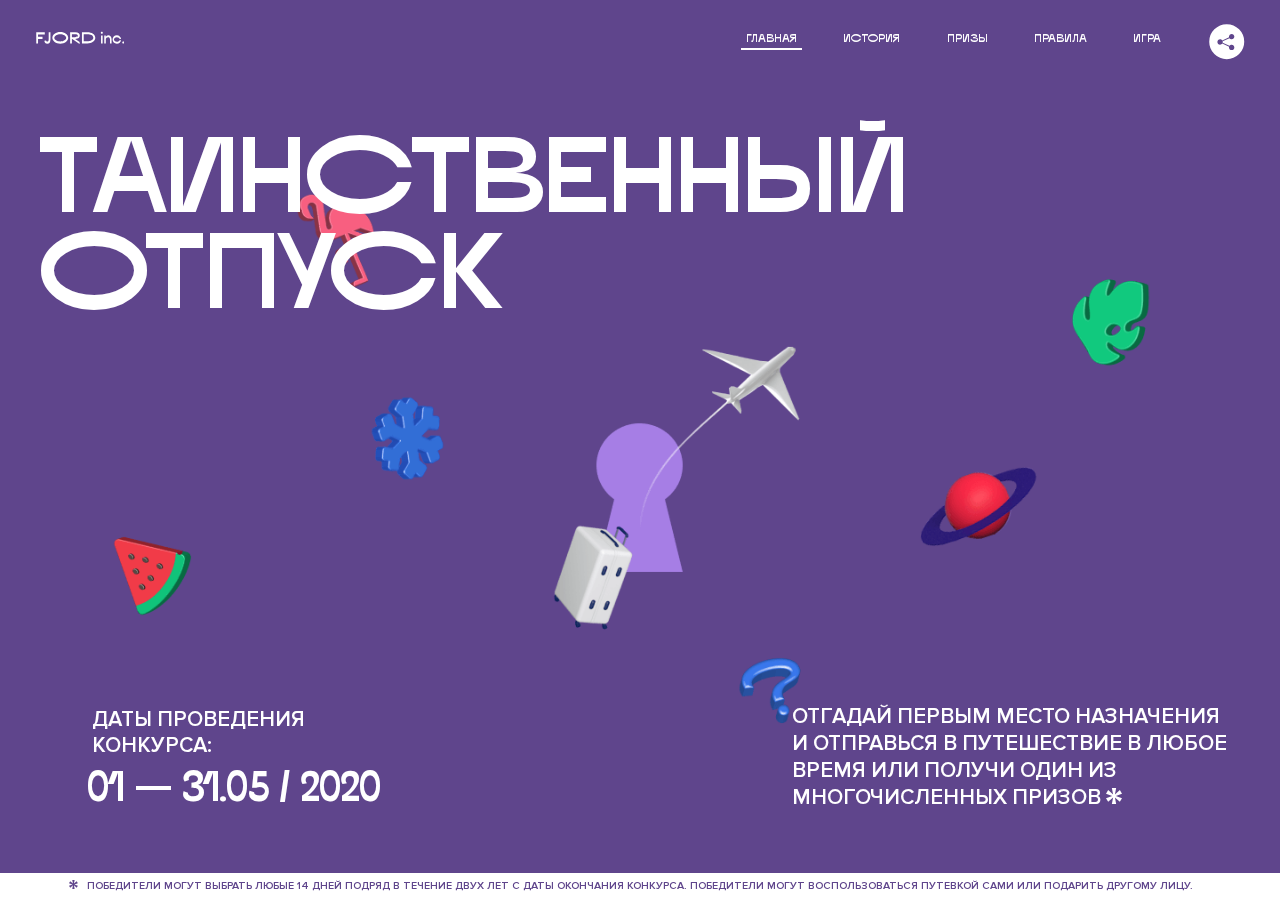
<file: 3/index.html>
<!DOCTYPE html>
<html lang="ru">

<head>
  <meta charset="UTF-8">
  <meta name="description" content="">
  <meta name="viewport" content="width=device-width, initial-scale=1.0">
  <meta http-equiv="X-UA-Compatible" content="ie=edge">
  <title>Mysterious Vacation</title>
<link href="css/style.min.css" rel="stylesheet">  <base href="https://htmlacademy-animation.github.io/2251139-magic-vacation-1/3/">
</head>

<body>

  <header class="page-header js-header">
    <div class="page-header__wrapper">
      <a href="#" class="page-header__logo" aria-label="Перейти на страницу FJORD.Inc">
        <svg width="100" height="15" viewBox="0 0 100 15" fill="none" xmlns="http://www.w3.org/2000/svg">
          <path d="M0.26 1.4V14H2.276V8.906H7.334V6.44H2.276V3.848H9.872V1.4H0.26ZM12.733 14.36C15.127 14.36 16.243 12.65 16.243 9.5V1.4H14.263V8.96C14.263 11.21 13.723 11.876 12.733 11.876C11.833 11.876 11.473 11.3 11.347 10.58L9.36702 10.94C9.63702 13.046 10.663 14.36 12.733 14.36ZM18.3918 7.7C18.3918 11.372 22.3878 14.36 27.3198 14.36C32.2518 14.36 36.2478 11.372 36.2478 7.7C36.2478 4.028 32.2518 1.04 27.3198 1.04C22.3878 1.04 18.3918 4.028 18.3918 7.7ZM20.6058 7.7C20.6058 5.378 23.6118 3.524 27.3198 3.524C30.9918 3.524 33.9798 5.378 33.9798 7.7C33.9798 10.004 30.9918 11.858 27.3198 11.858C23.6118 11.858 20.6058 10.004 20.6058 7.7ZM40.403 14V8.906H40.799L49.079 14.702V12.38L44.039 8.906H44.201C47.999 8.906 49.277 7.304 49.277 5.162C49.277 3.092 47.999 1.4 44.201 1.4H38.387V14H40.403ZM43.535 3.722C45.785 3.722 47.045 4.136 47.045 5.432C47.045 6.764 45.785 7.034 43.535 7.034H40.403V3.722H43.535ZM51.6936 1.382V14H57.8676C62.7456 14 66.7236 11.534 66.7236 7.7C66.7236 3.848 62.7456 1.382 57.8676 1.382H51.6936ZM53.7096 11.624V3.722H57.5436C61.5396 3.722 64.4916 5.018 64.4916 7.7C64.4916 10.238 61.5396 11.624 57.5436 11.624H53.7096ZM73.1832 14.018H74.9832V5H73.1832V14.018ZM72.9132 1.976C72.9132 2.57 73.3992 3.092 74.0832 3.092C74.7492 3.092 75.2352 2.57 75.2352 1.976C75.2352 1.382 74.7672 0.805999 74.0832 0.805999C73.3812 0.805999 72.9132 1.382 72.9132 1.976ZM76.7867 14H78.5687V9.104C78.7487 8.006 79.5947 6.962 81.0887 6.962C82.1147 6.962 83.2667 7.448 83.2667 9.554V14H85.0487V9.014C85.0487 6.152 83.2307 4.73 81.3587 4.73C79.9187 4.73 79.0727 5.558 78.5687 6.854V5H76.7867V14ZM90.9898 14.27C93.5098 14.27 95.3818 12.506 95.7238 10.328H94.0498C93.7258 11.3 92.6998 12.02 90.9898 12.02C88.8478 12.02 87.7678 10.922 87.7678 9.59C87.7678 8.24 88.8478 6.962 90.9898 6.962C92.7538 6.962 93.7978 7.844 94.0858 8.924H95.7418C95.4358 6.71 93.6178 4.73 90.9898 4.73C88.0918 4.73 86.1298 7.124 86.1298 9.59C86.1298 12.074 88.1278 14.27 90.9898 14.27ZM97.0693 12.938C97.0693 13.658 97.5553 14.144 98.2753 14.144C98.9953 14.144 99.4813 13.658 99.4813 12.938C99.4813 12.2 98.9953 11.714 98.2753 11.714C97.5553 11.714 97.0693 12.2 97.0693 12.938Z" fill="currentColor"></path>
        </svg>
      </a>
      <button class="page-header__toggler js-menu-toggler" type="button" aria-label="Управление мобильным меню"><span>Меню</span></button>
      <nav class="page-header__nav">
        <div class="page-header__menu js-menu" id="menu">
          <ul>
            <li>
              <a class="js-menu-link" href="#top" data-href="top">главная</a>
            </li>
            <li>
              <a class="js-menu-link" href="#story" data-href="story">история</a>
            </li>
            <li>
              <a class="js-menu-link" href="#prizes" data-href="prizes">призы</a>
            </li>
            <li>
              <a class="js-menu-link" href="#rules" data-href="rules">правила</a>
            </li>
            <li>
              <a class="js-menu-link" href="#game" data-href="game">игра</a>
            </li>
          </ul>
        </div>
        <div class="page-header__social">
          <div class="social-block js-social-block">
            <button class="social-block__toggler" aria-label="Управлять блоком с социальными кнопками">
              <svg width="26" height="22" viewBox="0 0 27 22" fill="none" xmlns="http://www.w3.org/2000/svg">
                <path d="M19.6721 7.43664C21.6273 7.43664 23.213 5.85095 23.213 3.89566C23.213 1.94037 21.6273 0.354675 19.6721 0.354675C17.7168 0.354675 16.1311 1.94037 16.1311 3.89566C16.1311 4.19968 16.1728 4.49178 16.2458 4.77345L7.21751 8.95527C6.57519 8.05214 5.52303 7.46049 4.33078 7.46049C2.37549 7.46049 0.789795 9.04618 0.789795 11.0015C0.789795 12.9568 2.37549 14.5425 4.33078 14.5425C5.52303 14.5425 6.57668 13.9508 7.21751 13.0477L16.2458 17.2295C16.1743 17.5112 16.1311 17.8033 16.1311 18.1073C16.1311 20.0626 17.7168 21.6483 19.6721 21.6483C21.6273 21.6483 23.213 20.0626 23.213 18.1073C23.213 16.152 21.6273 14.5663 19.6721 14.5663C18.4798 14.5663 17.4262 15.158 16.7853 16.0611L7.75701 11.8793C7.82854 11.5976 7.87176 11.3055 7.87176 11.0015C7.87176 10.6974 7.83003 10.4053 7.75701 10.1237L16.7853 5.94186C17.4262 6.84499 18.4783 7.43664 19.6721 7.43664Z" fill="currentColor"></path>
              </svg>
            </button>
            <ul class="social-block__list">
              <li>
                <a class="social-block__link social-block__link--fb" href="#" aria-label="Мы на Facebook">
                  <svg width="8" height="17" viewBox="0 0 8 17" fill="none" xmlns="http://www.w3.org/2000/svg">
                    <path d="M4.24646 16.9899H1.09275L1.05793 8.49828H0V5.30707H1.05793V3.81124C1.05793 1.42084 2.57654 0 5.21735 0H7.41758V3.18585H5.30841C4.28262 3.18585 4.2478 3.48582 4.2478 4.24914V5.30707H7.42964L7.16716 8.49828H4.2478V16.9899H4.24646Z" fill="currentColor"></path>
                  </svg>
                </a>
              </li>
              <li>
                <a class="social-block__link social-block__link--insta" href="#" aria-label="Мы в Instagram">
                  <svg width="15" height="15" viewBox="0 0 15 15" fill="none" xmlns="http://www.w3.org/2000/svg">
                    <path d="M11.0197 0H4.19806C2.14246 0 0.471191 1.66993 0.471191 3.72285V10.5499C0.471191 12.6082 2.14112 14.2727 4.19806 14.2727H11.0197C13.0753 14.2727 14.7466 12.6082 14.7466 10.5499V3.72285C14.7466 1.67127 13.0753 0 11.0197 0ZM11.0197 12.4849H4.19806C3.13076 12.4849 2.26432 11.6158 2.26432 10.5512V3.72419C2.26432 2.65956 3.13076 1.79715 4.19806 1.79715H11.0197C12.087 1.79715 12.9535 2.6609 12.9535 3.72419V10.5512C12.9535 11.6145 12.087 12.4849 11.0197 12.4849Z" fill="currentColor"></path>
                    <path d="M7.60887 3.11084C5.38989 3.11084 3.58203 4.9187 3.58203 7.14036C3.58203 9.35532 5.38989 11.1645 7.60887 11.1645C9.83053 11.1645 11.6357 9.35666 11.6357 7.14036C11.6357 4.9187 9.83053 3.11084 7.60887 3.11084ZM7.60887 9.36871C6.37551 9.36871 5.37784 8.37372 5.37784 7.14036C5.37784 5.90699 6.37551 4.90665 7.60887 4.90665C8.83822 4.90665 9.84259 5.90833 9.84259 7.14036C9.84392 8.37238 8.83822 9.36871 7.60887 9.36871Z" fill="currentColor"></path>
                    <path d="M11.3573 2.35962C10.8256 2.35962 10.3931 2.79752 10.3931 3.32381C10.3931 3.85546 10.8256 4.29336 11.3573 4.29336C11.8862 4.29336 12.3215 3.85546 12.3215 3.32381C12.3215 2.79752 11.8862 2.35962 11.3573 2.35962Z" fill="currentColor"></path>
                  </svg>
                </a>
              </li>
              <li>
                <a class="social-block__link social-block__link--vk" href="#" aria-label="Мы ВКонтакте">
                  <svg width="17" height="10" viewBox="0 0 17 10" fill="none" xmlns="http://www.w3.org/2000/svg">
                    <path d="M14.1234 4.9002C14.1234 4.9002 16.3623 1.72708 16.5866 0.680242C16.6595 0.312285 16.4947 0.103188 16.1069 0.103188C16.1069 0.103188 14.8193 0.103188 14.168 0.103188C13.7235 0.103188 13.5587 0.293278 13.4235 0.579768C13.4235 0.579768 12.3724 2.82553 11.0969 4.24712C10.6861 4.70333 10.4781 4.84318 10.2511 4.84318C10.0646 4.84318 9.98625 4.6911 9.98625 4.27834V0.649016C9.98625 0.147997 9.92545 0.00135496 9.5066 0.00135496H6.39628C6.15578 0.00135496 6.0085 0.134417 6.0085 0.324506C6.0085 0.801084 6.73406 0.908351 6.73406 2.20231V4.87305C6.73406 5.40529 6.70569 5.61575 6.45303 5.61575C5.78016 5.61575 4.19528 3.30618 3.30623 0.678887C3.12923 0.145282 2.93737 0 2.43475 0H0.486409C0.205373 0 0 0.190085 0 0.476576C0 0.991172 0.60666 3.40801 2.99277 6.64358C4.59927 8.8201 6.70569 10 8.60269 10C9.76196 10 10.0416 9.80312 10.0416 9.31432V7.63883C10.0416 7.22607 10.2065 7.04956 10.4429 7.04956C10.7078 7.04956 11.1847 7.13238 12.2805 8.22268C13.5843 9.47862 13.6762 10 14.3896 10H16.5676C16.7919 10 17 9.89273 17 9.52342C17 9.02919 16.3623 8.15343 15.384 7.10659C14.9801 6.56755 14.3302 5.98914 14.1248 5.72301C13.8275 5.40801 13.9154 5.23014 14.1234 4.9002Z" fill="currentColor"></path>
                  </svg>
                </a>
              </li>
            </ul>
          </div>
        </div>
      </nav>
    </div>
  </header>

  <main class="page-content">

    <section class="animation-screen"></section>

    <section class="screen screen--hidden screen--intro" id="top">
      <div class="screen__wrapper">
        <div class="intro">
          <h1 class="intro__title">Таинственный отпуск</h1>
          <div class="intro__content">
            <div class="intro__info">
              <p class="intro__label">Даты проведения конкурса:</p>
              <p class="intro__date">01 — 31.05 / 2020</p>
            </div>
            <div class="intro__message">
              <p>
                Отгадай первым место назначения и&nbsp;отправься в&nbsp;путешествие в&nbsp;любое время или получи один из многочисленных призов
                <svg width="16" height="16" viewBox="0 0 10 10" fill="none" xmlns="http://www.w3.org/2000/svg">
                  <path d="M0 6.35337L3.90271 4.99012L0 3.64663L1.34615 1.32374L4.44287 4.01073L3.67364 0H6.34615L5.57692 4.01073L8.65385 1.32374L10 3.64663L6.13405 4.99012L10 6.35337L8.65385 8.65651L5.57692 5.98927L6.34615 10H3.67364L4.44287 5.96952L1.34615 8.65651L0 6.35337Z" fill="currentColor"></path>
                </svg>
              </p>
            </div>
          </div>
        </div>
      </div>
      <div class="screen__footer js-footer">
        <button class="screen__footer-enlarge js-footer-toggler" type="button" aria-label="Показать сообщение">
          <svg width="10" height="10" viewBox="0 0 10 10" fill="none" xmlns="http://www.w3.org/2000/svg">
            <path d="M0 6.35337L3.90271 4.99012L0 3.64663L1.34615 1.32374L4.44287 4.01073L3.67364 0H6.34615L5.57692 4.01073L8.65385 1.32374L10 3.64663L6.13405 4.99012L10 6.35337L8.65385 8.65651L5.57692 5.98927L6.34615 10H3.67364L4.44287 5.96952L1.34615 8.65651L0 6.35337Z" fill="currentColor"></path>
          </svg>
        </button>
        <button class="screen__footer-collapse js-footer-toggler" type="button" aria-label="Скрыть сообщение">
          <svg width="13" height="13" viewBox="0 0 13 13" fill="none" xmlns="http://www.w3.org/2000/svg">
            <line x1="12.3536" y1="0.353553" x2="0.738349" y2="11.9688" stroke="currentColor"></line>
            <line x1="0.738319" y1="0.539925" x2="12.3535" y2="12.1551" stroke="currentColor"></line>
          </svg>
        </button>
        <div class="screen__footer-wrapper">
          <div class="screen__footer-announce">
            <p class="screen__footer-label">Даты проведения конкурса:</p>
            <p class="screen__footer-date">01 — 31.05 / 2020</p>
          </div>
          <div class="screen__footer-note">
            <p>
              <svg width="10" height="10" viewBox="0 0 10 10" fill="none" xmlns="http://www.w3.org/2000/svg">
                <path d="M0 6.35337L3.90271 4.99012L0 3.64663L1.34615 1.32374L4.44287 4.01073L3.67364 0H6.34615L5.57692 4.01073L8.65385 1.32374L10 3.64663L6.13405 4.99012L10 6.35337L8.65385 8.65651L5.57692 5.98927L6.34615 10H3.67364L4.44287 5.96952L1.34615 8.65651L0 6.35337Z" fill="currentColor"></path>
              </svg>
              <span>Победители могут выбрать любые 14 дней подряд в&nbsp;течение двух лет с&nbsp;даты окончания конкурса. Победители могут воспользоваться путевкой сами или подарить другому лицу.</span>
            </p>
          </div>
        </div>
      </div>
      <div class="screen__bg"></div>
    </section>

    <section class="screen screen--hidden screen--story" id="story">

      <div class="slider swiper-container js-slider">

        <div class="swiper-wrapper">

          <div class="slider__item swiper-slide">
            <h2 class="slider__item-title">История</h2>
            <p class="slider__item-text">Джеймс Таргет был основателем компании &laquo;Fjord Inc.&raquo;. С&nbsp;1965 года &laquo;Fjord Inc.&raquo; прославилась надёжными и&nbsp;удобными чемоданами и&nbsp;аксессуарами для туристов.</p>
          </div>

          <div class="slider__item swiper-slide">
            <p class="slider__item-text">Когда Джеймсу было 7&nbsp;лет, в&nbsp;их&nbsp;доме гостил дядюшка и&nbsp;развлекал детей рассказами о&nbsp;своей поездке в&nbsp;место, показавшееся малышу Таргету невероятным. Тогда Джеймс решил, что однажды посетит его, но&nbsp;не&nbsp;будет рассказывать о&nbsp;мечте, пока не&nbsp;осуществит.</p>
          </div>

          <div class="slider__item swiper-slide">
            <p class="slider__item-text">Джеймс Таргет стал увлеченным путешественником. Он&nbsp;посетил 5&nbsp;континентов, 126&nbsp;стран.</p>
          </div>

          <div class="slider__item swiper-slide">
            <p class="slider__item-text">Он&nbsp;сплавлялся по&nbsp;Амазонке и&nbsp;погружался в&nbsp;пещеры Франции, медитировал в&nbsp;горах Тибета и&nbsp;пожимал руку вождя племени Акугауа.</p>
          </div>

          <div class="slider__item swiper-slide">
            <p class="slider__item-text">Из&nbsp;своих поездок Джеймс Таргет привозил идеи, как сделать свои чемоданы &laquo;Fjord Inc.&raquo; удобными и&nbsp;приспособленными к&nbsp;разным дорожным условиям.</p>
          </div>

          <div class="slider__item swiper-slide">
            <p class="slider__item-text">Всё это время Джеймс не&nbsp;оставлял идею поездки своей мечты. Однако, как только он&nbsp;брался за&nbsp;планирование, возникали препятствия, не&nbsp;позволяющие отправиться туда.</p>
          </div>

          <div class="slider__item swiper-slide">
            <p class="slider__item-text">В&nbsp;возрасте 67&nbsp;лет Джеймс Таргет попал под лавину и&nbsp;погиб. В&nbsp;своём завещании он&nbsp;поручил отправить в&nbsp;заветное путешествие трёх смельчаков, единых с&nbsp;ним духом.</p>
          </div>

          <div class="slider__item swiper-slide">
            <p class="slider__item-text">Тех, кто сможет узнать таинственное место, задавая вопросы специально обученному ИИ&nbsp;&laquo;Соне&raquo;, ждет фантастическое путешествие.</p>
          </div>
        </div>
        <div class="slider__controls">
          <button class="slider__control slider__control--prev js-control-prev" type="button" aria-label="Показать предыдущую историю">
            <svg width="12" height="22" viewBox="0 0 12 22" fill="none" xmlns="http://www.w3.org/2000/svg">
              <path d="M11 1L1 11L11 21" stroke="currentColor" stroke-width="2" stroke-linejoin="round"></path>
            </svg>
          </button>
          <button class="slider__control slider__control--next js-control-next" type="button" aria-label="Показать следующую историю">
            <svg width="12" height="22" viewBox="0 0 12 22" fill="none" xmlns="http://www.w3.org/2000/svg">
              <path d="M1 1L11 11L1 21" stroke="currentColor" stroke-width="2" stroke-linejoin="round"></path>
            </svg>
          </button>
        </div>
        <div class="slider__pagination swiper-pagination"></div>
      </div>
      <div class="screen__bg"></div>
    </section>

    <section class="screen screen--hidden screen--prizes" id="prizes">
      <div class="screen__wrapper">
        <div class="prizes">
          <h2 class="prizes__title">ПРизы</h2>
          <div class="prizes__lead">
            <p>Найди ответ и&nbsp;получи один из&nbsp;призов:</p>
          </div>
          <ul class="prizes__list">
            <li class="prizes__item prizes__item--journeys">
              <div class="prizes__icon">
                <picture>
                  <source srcset="img/prize1-mob.svg" media="(orientation: portrait)">
                  <img src="img/prize1.svg" alt="">
                </picture>
              </div>
              <p class="prizes__desc">
                <b>3</b>
                <span>загадочных путешествия</span>
              </p>
            </li>
            <li class="prizes__item prizes__item--cases">
              <div class="prizes__icon">
                <picture>
                  <source srcset="img/prize2-mob.svg" media="(orientation: portrait)">
                  <img src="img/prize2.svg" alt="">
                </picture>
              </div>
              <p class="prizes__desc">
                <b>7</b>
                <span>надежных чемоданов</span>
              </p>
            </li>
            <li class="prizes__item prizes__item--codes">
              <div class="prizes__icon">
                <picture>
                  <source srcset="img/prize3-mob.svg" media="(orientation: portrait)">
                  <img src="img/prize3.svg" alt="">
                </picture>
              </div>
              <p class="prizes__desc">
                <b>900</b>
                <span>
                  промокодов на&nbsp;скидку 15%
                  <svg width="10" height="10" viewBox="0 0 10 10" fill="none" xmlns="http://www.w3.org/2000/svg">
                    <path d="M0 6.35337L3.90271 4.99012L0 3.64663L1.34615 1.32374L4.44287 4.01073L3.67364 0H6.34615L5.57692 4.01073L8.65385 1.32374L10 3.64663L6.13405 4.99012L10 6.35337L8.65385 8.65651L5.57692 5.98927L6.34615 10H3.67364L4.44287 5.96952L1.34615 8.65651L0 6.35337Z" fill="currentColor"></path>
                  </svg>
                </span>
              </p>
            </li>
          </ul>
        </div>
      </div>
      <div class="screen__footer js-footer">
        <button class="screen__footer-enlarge js-footer-toggler" type="button" aria-label="Показать сообщение">
          <svg width="10" height="10" viewBox="0 0 10 10" fill="none" xmlns="http://www.w3.org/2000/svg">
            <path d="M0 6.35337L3.90271 4.99012L0 3.64663L1.34615 1.32374L4.44287 4.01073L3.67364 0H6.34615L5.57692 4.01073L8.65385 1.32374L10 3.64663L6.13405 4.99012L10 6.35337L8.65385 8.65651L5.57692 5.98927L6.34615 10H3.67364L4.44287 5.96952L1.34615 8.65651L0 6.35337Z" fill="currentColor"></path>
          </svg>
        </button>
        <button class="screen__footer-collapse js-footer-toggler" type="button" aria-label="Скрыть сообщение">
          <svg width="13" height="13" viewBox="0 0 13 13" fill="none" xmlns="http://www.w3.org/2000/svg">
            <line x1="12.3536" y1="0.353553" x2="0.738349" y2="11.9688" stroke="currentColor"></line>
            <line x1="0.738319" y1="0.539925" x2="12.3535" y2="12.1551" stroke="currentColor"></line>
          </svg>
        </button>
        <div class="screen__footer-wrapper">
          <div class="screen__footer-announce">
            <p class="screen__footer-label">Даты проведения конкурса:</p>
            <p class="screen__footer-date">01 — 31.05 / 2020</p>
          </div>
          <div class="screen__footer-note">
            <p>
              <svg width="10" height="10" viewBox="0 0 10 10" fill="none" xmlns="http://www.w3.org/2000/svg">
                <path d="M0 6.35337L3.90271 4.99012L0 3.64663L1.34615 1.32374L4.44287 4.01073L3.67364 0H6.34615L5.57692 4.01073L8.65385 1.32374L10 3.64663L6.13405 4.99012L10 6.35337L8.65385 8.65651L5.57692 5.98927L6.34615 10H3.67364L4.44287 5.96952L1.34615 8.65651L0 6.35337Z" fill="currentColor"></path>
              </svg>
              <span>Скидка&nbsp;15% на&nbsp;единоразовое приобретение путёвки с&nbsp;1&nbsp;июня 2020 по&nbsp;31&nbsp;мая 2022&nbsp;года. Суммируется с&nbsp;другими акциями</span>
            </p>
          </div>
        </div>
      </div>
      <div class="screen__bg"></div>
    </section>

    <section class="screen screen--hidden screen--rules" id="rules">
      <div class="screen__wrapper">
        <div class="rules">
          <h2 class="rules__title">Правила</h2>
          <div class="rules__lead">
            <p>Для того чтобы получить наследство Джеймса Таргета, тебе нужно выведать у&nbsp;&laquo;Сони&raquo;, куда предстоит отправиться тебе в&nbsp;случае победы</p>
          </div>
          <ol class="rules__list">
            <li class="rules__item">
              <p>Тебе отводится <br>5&nbsp;минут</p>
            </li>
            <li class="rules__item">
              <p>Задавай любые вопросы в&nbsp;текстовом поле</p>
            </li>
            <li class="rules__item">
              <p>Нажимай кнопку &laquo;Узнать&raquo;, чтобы получить ответ</p>
            </li>
            <li class="rules__item">
              <p>&laquo;Соня&raquo; может отвечать только&nbsp;Да или Нет</p>
            </li>
          </ol>
          <a href="#game" class="rules__link btn">Погнали!</a>
        </div>
      </div>
      <div class="screen__disclaimer">
        <div class="disclaimer">
          <ul>
            <li>
              <a href="#">Правовая информация</a>
            </li>
            <li>
              <a href="#">Подробные правила</a>
            </li>
          </ul>
        </div>
      </div>
      <div class="screen__bg"></div>
    </section>

    <section class="screen screen--hidden screen--game" id="game">
      <div class="screen__wrapper">
        <div class="game">
          <div class="game__header">
            <h2 class="game__title">Игра</h2>
            <div class="game__counter">
              <span>05</span>:<span>00</span>
            </div>
          </div>
          <div class="game__body">
            <div class="chat">
              <div class="chat__body js-chat">
                <ul class="chat__list" id="messages"></ul>
              </div>
              <div class="chat__footer">
                <form action="#" method="post" class="form" id="message-form">
                  <label for="message-field" class="visually-hidden">Поле для ввода вопроса</label>
                  <input type="text" class="form__field" id="message-field">
                  <button class="form__button btn">
                    Узнать
                    <svg width="18" height="19" viewBox="0 0 18 19" fill="none" xmlns="http://www.w3.org/2000/svg">
                      <path stroke="currentColor" stroke-width="2" d="M9 19V1"></path>
                      <path d="M1 9l8-8 8 8" stroke="currentColor" stroke-width="2" stroke-linejoin="round"></path>
                    </svg>
                  </button>
                </form>
              </div>
            </div>
          </div>
          <!-- временные кнопки для показа результата -->
          <div class="game__buttons">
            <button class="game__button btn js-show-result" type="button" data-target="result">Положительный результат</button>
            <button class="game__button btn js-show-result" type="button" data-target="result2">Положительный результат - 2</button>
            <button class="game__button btn js-show-result" type="button" data-target="result3">Отрицательный результат</button>
          </div>
        </div>
      </div>
      <div class="screen__bg"></div>
    </section>

    <section class="screen screen--hidden screen--result" id="result">
      <div class="screen__wrapper">
        <div class="result result--trip">
          <div class="result__image">
            <picture>
              <source srcset="img/result1-mob.png 1x, img/result1-mob@2x.png 2x" media="(max-width: 768px) and (orientation: portrait)">
              <img src="img/result1.png" srcset="img/result1@2x.png 2x" alt="">
            </picture>
          </div>
          <h2 class="result__title">
            <span class="visually-hidden">ПОбеда!</span>
            <svg xmlns="http://www.w3.org/2000/svg" viewBox="0 0 568.85 109.24">
              <path d="M16,24.44V92H2.6V8H75V92H61.52V24.44H16Z" transform="translate(-2.1 -1.5)" fill="none" stroke="currentColor"></path>
              <path d="M148.76,5.6c32.88,0,59.52,19.92,59.52,44.4s-26.64,44.4-59.52,44.4S89.24,74.48,89.24,50,115.88,5.6,148.76,5.6Zm0,72.12c24.48,0,44.4-12.36,44.4-27.72s-19.92-27.84-44.4-27.84C124,22.16,104,34.52,104,50S124,77.72,148.76,77.72Z" transform="translate(-2.1 -1.5)" fill="none" stroke="currentColor"></path>
              <path d="M287.36,8V24.44H236v14.4h25.32c25.44,0,34,11.16,34,26.52,0,15.6-8.52,26.64-34,26.64H222.56V8h64.8ZM256.88,76.52c15.12,0,23.52-2,23.52-11.52S272,54.44,256.88,54.44H236V76.52h20.88Z" transform="translate(-2.1 -1.5)" fill="none" stroke="currentColor"></path>
              <path d="M371.47,8V24.44H320.84V41.6h33.6V58h-33.6V75.56h50.64V92H307.4V8h64.08Z" transform="translate(-2.1 -1.5)" fill="none" stroke="currentColor"></path>
              <path d="M382.39,110.24V75.56h7.44c4.56-4.68,7.8-18.36,8.76-56L399,8h48.6V75.56h10v34.68H442.87V92H397v18.24H382.39Zm51.72-34.68V24.44H411.55v3.12c-0.48,22.44-3.24,37.68-7.2,48h29.76Z" transform="translate(-2.1 -1.5)" fill="none" stroke="currentColor"></path>
              <path d="M463.75,92l28-84h27.12l28.08,84H533.47l-7.8-23.52h-37.8L480.07,92H463.75Zm56.64-40L507,11.84,493.51,52h26.88Z" transform="translate(-2.1 -1.5)" fill="none" stroke="currentColor"></path>
              <path d="M554.12,70.4L555.55,2H569l1.44,68.4H554.12Zm8.28,6.36c4.8,0,8,3.24,8,8.16a8,8,0,1,1-16.08,0C554.35,80,557.59,76.76,562.39,76.76Z" transform="translate(-2.1 -1.5)" fill="none" stroke="currentColor"></path>
            </svg>
          </h2>
          <div class="result__text">
            <p>ты&nbsp;отправляешься в&nbsp;Арктику!</p>
          </div>
          <div class="result__form">
            <form action="#" method="post" class="form form--result">
              <label for="email-field" class="form__label">зарегистрируй результат</label>
              <input type="email" class="form__field" id="email-field" placeholder="e-mail для регистации результата и получения приза" required="">
              <button class="form__button btn">
                отправить
                <svg width="18" height="19" viewBox="0 0 18 19" fill="none" xmlns="http://www.w3.org/2000/svg">
                  <path stroke="currentColor" stroke-width="2" d="M9 19V1"></path>
                  <path d="M1 9l8-8 8 8" stroke="currentColor" stroke-width="2" stroke-linejoin="round"></path>
                </svg>
              </button>
            </form>
          </div>
        </div>
      </div>
      <div class="screen__bg"></div>
    </section>

    <section class="screen screen--hidden screen--result" id="result2">
      <div class="screen__wrapper">
        <div class="result result--prize">
          <div class="result__image">
            <picture>
              <source srcset="img/result2-mob.png 1x, img/result2-mob@2x.png 2x" media="(max-width: 768px) and (orientation: portrait)">
              <img src="img/result2.png" srcset="img/result2@2x.png 2x" alt="">
            </picture>
          </div>
          <h2 class="result__title">
            <span class="visually-hidden">ПОбеда!</span>
            <svg xmlns="http://www.w3.org/2000/svg" viewBox="0 0 568.85 109.24">
              <path d="M16,24.44V92H2.6V8H75V92H61.52V24.44H16Z" transform="translate(-2.1 -1.5)" fill="none" stroke="currentColor"></path>
              <path d="M148.76,5.6c32.88,0,59.52,19.92,59.52,44.4s-26.64,44.4-59.52,44.4S89.24,74.48,89.24,50,115.88,5.6,148.76,5.6Zm0,72.12c24.48,0,44.4-12.36,44.4-27.72s-19.92-27.84-44.4-27.84C124,22.16,104,34.52,104,50S124,77.72,148.76,77.72Z" transform="translate(-2.1 -1.5)" fill="none" stroke="currentColor"></path>
              <path d="M287.36,8V24.44H236v14.4h25.32c25.44,0,34,11.16,34,26.52,0,15.6-8.52,26.64-34,26.64H222.56V8h64.8ZM256.88,76.52c15.12,0,23.52-2,23.52-11.52S272,54.44,256.88,54.44H236V76.52h20.88Z" transform="translate(-2.1 -1.5)" fill="none" stroke="currentColor"></path>
              <path d="M371.47,8V24.44H320.84V41.6h33.6V58h-33.6V75.56h50.64V92H307.4V8h64.08Z" transform="translate(-2.1 -1.5)" fill="none" stroke="currentColor"></path>
              <path d="M382.39,110.24V75.56h7.44c4.56-4.68,7.8-18.36,8.76-56L399,8h48.6V75.56h10v34.68H442.87V92H397v18.24H382.39Zm51.72-34.68V24.44H411.55v3.12c-0.48,22.44-3.24,37.68-7.2,48h29.76Z" transform="translate(-2.1 -1.5)" fill="none" stroke="currentColor"></path>
              <path d="M463.75,92l28-84h27.12l28.08,84H533.47l-7.8-23.52h-37.8L480.07,92H463.75Zm56.64-40L507,11.84,493.51,52h26.88Z" transform="translate(-2.1 -1.5)" fill="none" stroke="currentColor"></path>
              <path d="M554.12,70.4L555.55,2H569l1.44,68.4H554.12Zm8.28,6.36c4.8,0,8,3.24,8,8.16a8,8,0,1,1-16.08,0C554.35,80,557.59,76.76,562.39,76.76Z" transform="translate(-2.1 -1.5)" fill="none" stroke="currentColor"></path>
            </svg>
          </h2>
          <div class="result__text">
            <p>чемодан &laquo;Fjord&nbsp;Inc.&raquo;&nbsp;твой</p>
          </div>
          <div class="result__form">
            <form action="#" method="post" class="form form--result">
              <label for="email-field2" class="form__label">зарегистрируй результат</label>
              <input type="email" class="form__field" id="email-field2" placeholder="e-mail для регистации результата и получения приза" required="">
              <button class="form__button btn">
                отправить
                <svg width="18" height="19" viewBox="0 0 18 19" fill="none" xmlns="http://www.w3.org/2000/svg">
                  <path stroke="currentColor" stroke-width="2" d="M9 19V1"></path>
                  <path d="M1 9l8-8 8 8" stroke="currentColor" stroke-width="2" stroke-linejoin="round"></path>
                </svg>
              </button>
            </form>
          </div>
        </div>
      </div>
      <div class="screen__bg"></div>
    </section>

    <section class="screen screen--hidden screen--result" id="result3">
      <div class="screen__wrapper">
        <div class="result result--negative">
          <div class="result__image">
            <picture>
              <source srcset="img/result3-mob.png 1x, img/result3-mob@2x.png 2x" media="(max-width: 768px) and (orientation: portrait)">
              <img src="img/result3.png" srcset="img/result3@2x.png 2x" alt="">
            </picture>
          </div>
          <h2 class="result__title">
            <span class="visually-hidden">Не угадал!</span>
            <svg xmlns="http://www.w3.org/2000/svg" viewBox="0 0 660.77 109.24">
              <path d="M2.66,92V8H16.1V42.2H53.3V8H66.74V92H53.3V58.64H16.1V92H2.66Z" transform="translate(-2.16 -1.5)" fill="none" stroke="currentColor"></path>
              <path d="M147.62,8V24.44H97V41.6h33.6V58H97V75.56h50.64V92H83.54V8h64.08Z" transform="translate(-2.16 -1.5)" fill="none" stroke="currentColor"></path>
              <path d="M199.22,8l20.52,42.36L235.34,8h16.44l-31,84H204.38l9.48-25.92L185.78,8h13.44Z" transform="translate(-2.16 -1.5)" fill="none" stroke="currentColor"></path>
              <path d="M273.74,24.44V92H260.3V8h50.16V24.44H273.74Z" transform="translate(-2.16 -1.5)" fill="none" stroke="currentColor"></path>
              <path d="M307.1,92l28-84h27.12l28.08,84H376.82L369,68.48h-37.8L323.42,92H307.1Zm56.64-40L350.3,11.84,336.86,52h26.88Z" transform="translate(-2.16 -1.5)" fill="none" stroke="currentColor"></path>
              <path d="M396.38,110.24V75.56h7.44c4.56-4.68,7.8-18.36,8.76-56L412.94,8h48.6V75.56h10v34.68H456.86V92H411v18.24H396.38ZM448.1,75.56V24.44H425.54v3.12c-0.48,22.44-3.24,37.68-7.2,48H448.1Z" transform="translate(-2.16 -1.5)" fill="none" stroke="currentColor"></path>
              <path d="M477.74,92l28-84h27.12L560.9,92H547.46l-7.8-23.52h-37.8L494.06,92H477.74Zm56.64-40-13.44-40.2L507.5,52h26.88Z" transform="translate(-2.16 -1.5)" fill="none" stroke="currentColor"></path>
              <path d="M568.7,76.88a13.77,13.77,0,0,0,5,1c6.6,0,10.44-6.24,12-58.32L586.22,8h46.2V92H619V24.44H598.82l-0.12,3.12C597.14,81,589,94.4,573.74,94.4a28.55,28.55,0,0,1-6.72-.84Z" transform="translate(-2.16 -1.5)" fill="none" stroke="currentColor"></path>
              <path d="M646.1,70.4L647.54,2H661l1.44,68.4H646.1Zm8.28,6.36c4.8,0,8,3.24,8,8.16a8,8,0,0,1-16.08,0C646.34,80,649.58,76.76,654.38,76.76Z" transform="translate(-2.16 -1.5)" fill="none" stroke="currentColor"></path>
            </svg>
          </h2>
          <button class="result__button js-play" type="button">
            не сдавайся!
            <span>
              <svg width="27" height="22" viewBox="0 0 27 22" fill="none" xmlns="http://www.w3.org/2000/svg">
                <path d="M10.6899 1.47998C5.42992 1.47998 1.16992 5.73998 1.16992 11C1.16992 16.26 5.42992 20.52 10.6899 20.52C15.9499 20.52 20.2099 16.26 20.2099 11V7.13998" stroke="currentColor" stroke-width="2" stroke-miterlimit="10"></path>
                <path d="M15.1099 12.5099L20.1499 7.13989L25.3099 12.6299" stroke="currentColor" stroke-width="2" stroke-miterlimit="10" stroke-linejoin="round"></path>
              </svg>
            </span>
          </button>
        </div>
      </div>
      <div class="screen__bg"></div>
    </section>

  </main>

<script src="js/script.js"></script></body>

</html>
</file>
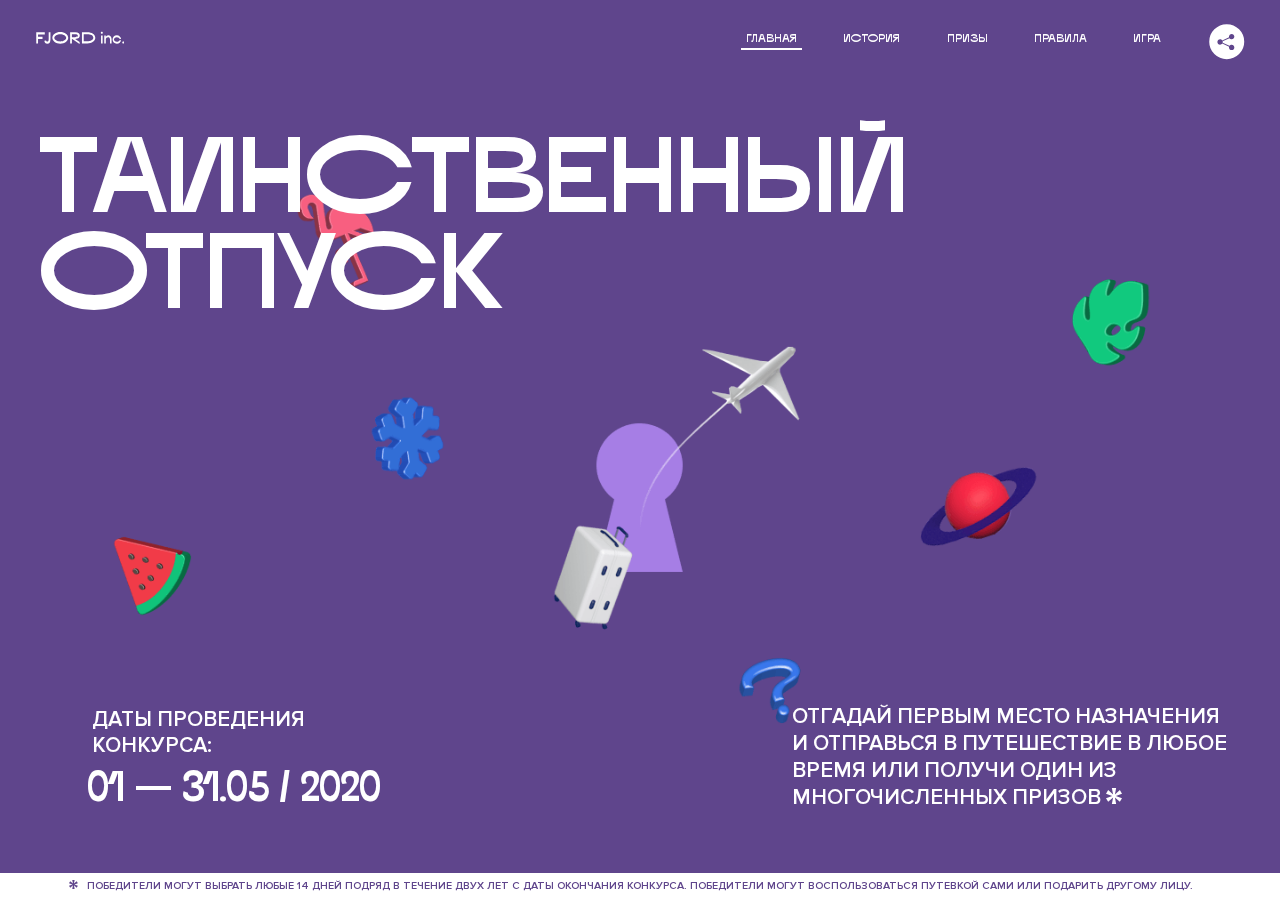
<file: 4/index.html>
<!DOCTYPE html>
<html lang="ru">

<head>
  <meta charset="UTF-8">
  <meta name="description" content="">
  <meta name="viewport" content="width=device-width, initial-scale=1.0">
  <meta http-equiv="X-UA-Compatible" content="ie=edge">
  <title>Mysterious Vacation</title>
<link href="css/style.min.css" rel="stylesheet">  <base href="https://htmlacademy-animation.github.io/2251139-magic-vacation-1/4/">
</head>

<body>

  <header class="page-header js-header">
    <div class="page-header__wrapper">
      <a href="#" class="page-header__logo" aria-label="Перейти на страницу FJORD.Inc">
        <svg width="100" height="15" viewBox="0 0 100 15" fill="none" xmlns="http://www.w3.org/2000/svg">
          <path d="M0.26 1.4V14H2.276V8.906H7.334V6.44H2.276V3.848H9.872V1.4H0.26ZM12.733 14.36C15.127 14.36 16.243 12.65 16.243 9.5V1.4H14.263V8.96C14.263 11.21 13.723 11.876 12.733 11.876C11.833 11.876 11.473 11.3 11.347 10.58L9.36702 10.94C9.63702 13.046 10.663 14.36 12.733 14.36ZM18.3918 7.7C18.3918 11.372 22.3878 14.36 27.3198 14.36C32.2518 14.36 36.2478 11.372 36.2478 7.7C36.2478 4.028 32.2518 1.04 27.3198 1.04C22.3878 1.04 18.3918 4.028 18.3918 7.7ZM20.6058 7.7C20.6058 5.378 23.6118 3.524 27.3198 3.524C30.9918 3.524 33.9798 5.378 33.9798 7.7C33.9798 10.004 30.9918 11.858 27.3198 11.858C23.6118 11.858 20.6058 10.004 20.6058 7.7ZM40.403 14V8.906H40.799L49.079 14.702V12.38L44.039 8.906H44.201C47.999 8.906 49.277 7.304 49.277 5.162C49.277 3.092 47.999 1.4 44.201 1.4H38.387V14H40.403ZM43.535 3.722C45.785 3.722 47.045 4.136 47.045 5.432C47.045 6.764 45.785 7.034 43.535 7.034H40.403V3.722H43.535ZM51.6936 1.382V14H57.8676C62.7456 14 66.7236 11.534 66.7236 7.7C66.7236 3.848 62.7456 1.382 57.8676 1.382H51.6936ZM53.7096 11.624V3.722H57.5436C61.5396 3.722 64.4916 5.018 64.4916 7.7C64.4916 10.238 61.5396 11.624 57.5436 11.624H53.7096ZM73.1832 14.018H74.9832V5H73.1832V14.018ZM72.9132 1.976C72.9132 2.57 73.3992 3.092 74.0832 3.092C74.7492 3.092 75.2352 2.57 75.2352 1.976C75.2352 1.382 74.7672 0.805999 74.0832 0.805999C73.3812 0.805999 72.9132 1.382 72.9132 1.976ZM76.7867 14H78.5687V9.104C78.7487 8.006 79.5947 6.962 81.0887 6.962C82.1147 6.962 83.2667 7.448 83.2667 9.554V14H85.0487V9.014C85.0487 6.152 83.2307 4.73 81.3587 4.73C79.9187 4.73 79.0727 5.558 78.5687 6.854V5H76.7867V14ZM90.9898 14.27C93.5098 14.27 95.3818 12.506 95.7238 10.328H94.0498C93.7258 11.3 92.6998 12.02 90.9898 12.02C88.8478 12.02 87.7678 10.922 87.7678 9.59C87.7678 8.24 88.8478 6.962 90.9898 6.962C92.7538 6.962 93.7978 7.844 94.0858 8.924H95.7418C95.4358 6.71 93.6178 4.73 90.9898 4.73C88.0918 4.73 86.1298 7.124 86.1298 9.59C86.1298 12.074 88.1278 14.27 90.9898 14.27ZM97.0693 12.938C97.0693 13.658 97.5553 14.144 98.2753 14.144C98.9953 14.144 99.4813 13.658 99.4813 12.938C99.4813 12.2 98.9953 11.714 98.2753 11.714C97.5553 11.714 97.0693 12.2 97.0693 12.938Z" fill="currentColor"></path>
        </svg>
      </a>
      <button class="page-header__toggler js-menu-toggler" type="button" aria-label="Управление мобильным меню"><span>Меню</span></button>
      <nav class="page-header__nav">
        <div class="page-header__menu js-menu" id="menu">
          <ul>
            <li>
              <a class="js-menu-link" href="#top" data-href="top">главная</a>
            </li>
            <li>
              <a class="js-menu-link" href="#story" data-href="story">история</a>
            </li>
            <li>
              <a class="js-menu-link" href="#prizes" data-href="prizes">призы</a>
            </li>
            <li>
              <a class="js-menu-link" href="#rules" data-href="rules">правила</a>
            </li>
            <li>
              <a class="js-menu-link" href="#game" data-href="game">игра</a>
            </li>
          </ul>
        </div>
        <div class="page-header__social">
          <div class="social-block js-social-block">
            <button class="social-block__toggler" aria-label="Управлять блоком с социальными кнопками">
              <svg width="26" height="22" viewBox="0 0 27 22" fill="none" xmlns="http://www.w3.org/2000/svg">
                <path d="M19.6721 7.43664C21.6273 7.43664 23.213 5.85095 23.213 3.89566C23.213 1.94037 21.6273 0.354675 19.6721 0.354675C17.7168 0.354675 16.1311 1.94037 16.1311 3.89566C16.1311 4.19968 16.1728 4.49178 16.2458 4.77345L7.21751 8.95527C6.57519 8.05214 5.52303 7.46049 4.33078 7.46049C2.37549 7.46049 0.789795 9.04618 0.789795 11.0015C0.789795 12.9568 2.37549 14.5425 4.33078 14.5425C5.52303 14.5425 6.57668 13.9508 7.21751 13.0477L16.2458 17.2295C16.1743 17.5112 16.1311 17.8033 16.1311 18.1073C16.1311 20.0626 17.7168 21.6483 19.6721 21.6483C21.6273 21.6483 23.213 20.0626 23.213 18.1073C23.213 16.152 21.6273 14.5663 19.6721 14.5663C18.4798 14.5663 17.4262 15.158 16.7853 16.0611L7.75701 11.8793C7.82854 11.5976 7.87176 11.3055 7.87176 11.0015C7.87176 10.6974 7.83003 10.4053 7.75701 10.1237L16.7853 5.94186C17.4262 6.84499 18.4783 7.43664 19.6721 7.43664Z" fill="currentColor"></path>
              </svg>
            </button>
            <ul class="social-block__list">
              <li>
                <a class="social-block__link social-block__link--fb" href="#" aria-label="Мы на Facebook">
                  <svg width="8" height="17" viewBox="0 0 8 17" fill="none" xmlns="http://www.w3.org/2000/svg">
                    <path d="M4.24646 16.9899H1.09275L1.05793 8.49828H0V5.30707H1.05793V3.81124C1.05793 1.42084 2.57654 0 5.21735 0H7.41758V3.18585H5.30841C4.28262 3.18585 4.2478 3.48582 4.2478 4.24914V5.30707H7.42964L7.16716 8.49828H4.2478V16.9899H4.24646Z" fill="currentColor"></path>
                  </svg>
                </a>
              </li>
              <li>
                <a class="social-block__link social-block__link--insta" href="#" aria-label="Мы в Instagram">
                  <svg width="15" height="15" viewBox="0 0 15 15" fill="none" xmlns="http://www.w3.org/2000/svg">
                    <path d="M11.0197 0H4.19806C2.14246 0 0.471191 1.66993 0.471191 3.72285V10.5499C0.471191 12.6082 2.14112 14.2727 4.19806 14.2727H11.0197C13.0753 14.2727 14.7466 12.6082 14.7466 10.5499V3.72285C14.7466 1.67127 13.0753 0 11.0197 0ZM11.0197 12.4849H4.19806C3.13076 12.4849 2.26432 11.6158 2.26432 10.5512V3.72419C2.26432 2.65956 3.13076 1.79715 4.19806 1.79715H11.0197C12.087 1.79715 12.9535 2.6609 12.9535 3.72419V10.5512C12.9535 11.6145 12.087 12.4849 11.0197 12.4849Z" fill="currentColor"></path>
                    <path d="M7.60887 3.11084C5.38989 3.11084 3.58203 4.9187 3.58203 7.14036C3.58203 9.35532 5.38989 11.1645 7.60887 11.1645C9.83053 11.1645 11.6357 9.35666 11.6357 7.14036C11.6357 4.9187 9.83053 3.11084 7.60887 3.11084ZM7.60887 9.36871C6.37551 9.36871 5.37784 8.37372 5.37784 7.14036C5.37784 5.90699 6.37551 4.90665 7.60887 4.90665C8.83822 4.90665 9.84259 5.90833 9.84259 7.14036C9.84392 8.37238 8.83822 9.36871 7.60887 9.36871Z" fill="currentColor"></path>
                    <path d="M11.3573 2.35962C10.8256 2.35962 10.3931 2.79752 10.3931 3.32381C10.3931 3.85546 10.8256 4.29336 11.3573 4.29336C11.8862 4.29336 12.3215 3.85546 12.3215 3.32381C12.3215 2.79752 11.8862 2.35962 11.3573 2.35962Z" fill="currentColor"></path>
                  </svg>
                </a>
              </li>
              <li>
                <a class="social-block__link social-block__link--vk" href="#" aria-label="Мы ВКонтакте">
                  <svg width="17" height="10" viewBox="0 0 17 10" fill="none" xmlns="http://www.w3.org/2000/svg">
                    <path d="M14.1234 4.9002C14.1234 4.9002 16.3623 1.72708 16.5866 0.680242C16.6595 0.312285 16.4947 0.103188 16.1069 0.103188C16.1069 0.103188 14.8193 0.103188 14.168 0.103188C13.7235 0.103188 13.5587 0.293278 13.4235 0.579768C13.4235 0.579768 12.3724 2.82553 11.0969 4.24712C10.6861 4.70333 10.4781 4.84318 10.2511 4.84318C10.0646 4.84318 9.98625 4.6911 9.98625 4.27834V0.649016C9.98625 0.147997 9.92545 0.00135496 9.5066 0.00135496H6.39628C6.15578 0.00135496 6.0085 0.134417 6.0085 0.324506C6.0085 0.801084 6.73406 0.908351 6.73406 2.20231V4.87305C6.73406 5.40529 6.70569 5.61575 6.45303 5.61575C5.78016 5.61575 4.19528 3.30618 3.30623 0.678887C3.12923 0.145282 2.93737 0 2.43475 0H0.486409C0.205373 0 0 0.190085 0 0.476576C0 0.991172 0.60666 3.40801 2.99277 6.64358C4.59927 8.8201 6.70569 10 8.60269 10C9.76196 10 10.0416 9.80312 10.0416 9.31432V7.63883C10.0416 7.22607 10.2065 7.04956 10.4429 7.04956C10.7078 7.04956 11.1847 7.13238 12.2805 8.22268C13.5843 9.47862 13.6762 10 14.3896 10H16.5676C16.7919 10 17 9.89273 17 9.52342C17 9.02919 16.3623 8.15343 15.384 7.10659C14.9801 6.56755 14.3302 5.98914 14.1248 5.72301C13.8275 5.40801 13.9154 5.23014 14.1234 4.9002Z" fill="currentColor"></path>
                  </svg>
                </a>
              </li>
            </ul>
          </div>
        </div>
      </nav>
    </div>
  </header>

  <main class="page-content">

    <section class="animation-screen"></section>

    <section class="screen screen--hidden screen--intro" id="top">
      <div class="screen__wrapper">
        <div class="intro">
          <h1 class="intro__title">Таинственный отпуск</h1>
          <div class="intro__content">
            <div class="intro__info">
              <p class="intro__label">Даты проведения конкурса:</p>
              <p class="intro__date">01 — 31.05 / 2020</p>
            </div>
            <div class="intro__message">
              <p>
                Отгадай первым место назначения и&nbsp;отправься в&nbsp;путешествие в&nbsp;любое время или получи один из многочисленных призов
                <svg width="16" height="16" viewBox="0 0 10 10" fill="none" xmlns="http://www.w3.org/2000/svg">
                  <path d="M0 6.35337L3.90271 4.99012L0 3.64663L1.34615 1.32374L4.44287 4.01073L3.67364 0H6.34615L5.57692 4.01073L8.65385 1.32374L10 3.64663L6.13405 4.99012L10 6.35337L8.65385 8.65651L5.57692 5.98927L6.34615 10H3.67364L4.44287 5.96952L1.34615 8.65651L0 6.35337Z" fill="currentColor"></path>
                </svg>
              </p>
            </div>
          </div>
        </div>
      </div>
      <div class="screen__footer js-footer">
        <button class="screen__footer-enlarge js-footer-toggler" type="button" aria-label="Показать сообщение">
          <svg width="10" height="10" viewBox="0 0 10 10" fill="none" xmlns="http://www.w3.org/2000/svg">
            <path d="M0 6.35337L3.90271 4.99012L0 3.64663L1.34615 1.32374L4.44287 4.01073L3.67364 0H6.34615L5.57692 4.01073L8.65385 1.32374L10 3.64663L6.13405 4.99012L10 6.35337L8.65385 8.65651L5.57692 5.98927L6.34615 10H3.67364L4.44287 5.96952L1.34615 8.65651L0 6.35337Z" fill="currentColor"></path>
          </svg>
        </button>
        <button class="screen__footer-collapse js-footer-toggler" type="button" aria-label="Скрыть сообщение">
          <svg width="13" height="13" viewBox="0 0 13 13" fill="none" xmlns="http://www.w3.org/2000/svg">
            <line x1="12.3536" y1="0.353553" x2="0.738349" y2="11.9688" stroke="currentColor"></line>
            <line x1="0.738319" y1="0.539925" x2="12.3535" y2="12.1551" stroke="currentColor"></line>
          </svg>
        </button>
        <div class="screen__footer-wrapper">
          <div class="screen__footer-announce">
            <p class="screen__footer-label">Даты проведения конкурса:</p>
            <p class="screen__footer-date">01 — 31.05 / 2020</p>
          </div>
          <div class="screen__footer-note">
            <p>
              <svg width="10" height="10" viewBox="0 0 10 10" fill="none" xmlns="http://www.w3.org/2000/svg">
                <path d="M0 6.35337L3.90271 4.99012L0 3.64663L1.34615 1.32374L4.44287 4.01073L3.67364 0H6.34615L5.57692 4.01073L8.65385 1.32374L10 3.64663L6.13405 4.99012L10 6.35337L8.65385 8.65651L5.57692 5.98927L6.34615 10H3.67364L4.44287 5.96952L1.34615 8.65651L0 6.35337Z" fill="currentColor"></path>
              </svg>
              <span>Победители могут выбрать любые 14 дней подряд в&nbsp;течение двух лет с&nbsp;даты окончания конкурса. Победители могут воспользоваться путевкой сами или подарить другому лицу.</span>
            </p>
          </div>
        </div>
      </div>
      <div class="screen__bg"></div>
    </section>

    <section class="screen screen--hidden screen--story" id="story">

      <div class="slider swiper-container js-slider">

        <div class="swiper-wrapper">

          <div class="slider__item swiper-slide">
            <h2 class="slider__item-title">История</h2>
            <p class="slider__item-text">Джеймс Таргет был основателем компании &laquo;Fjord Inc.&raquo;. С&nbsp;1965 года &laquo;Fjord Inc.&raquo; прославилась надёжными и&nbsp;удобными чемоданами и&nbsp;аксессуарами для туристов.</p>
          </div>

          <div class="slider__item swiper-slide">
            <p class="slider__item-text">Когда Джеймсу было 7&nbsp;лет, в&nbsp;их&nbsp;доме гостил дядюшка и&nbsp;развлекал детей рассказами о&nbsp;своей поездке в&nbsp;место, показавшееся малышу Таргету невероятным. Тогда Джеймс решил, что однажды посетит его, но&nbsp;не&nbsp;будет рассказывать о&nbsp;мечте, пока не&nbsp;осуществит.</p>
          </div>

          <div class="slider__item swiper-slide">
            <p class="slider__item-text">Джеймс Таргет стал увлеченным путешественником. Он&nbsp;посетил 5&nbsp;континентов, 126&nbsp;стран.</p>
          </div>

          <div class="slider__item swiper-slide">
            <p class="slider__item-text">Он&nbsp;сплавлялся по&nbsp;Амазонке и&nbsp;погружался в&nbsp;пещеры Франции, медитировал в&nbsp;горах Тибета и&nbsp;пожимал руку вождя племени Акугауа.</p>
          </div>

          <div class="slider__item swiper-slide">
            <p class="slider__item-text">Из&nbsp;своих поездок Джеймс Таргет привозил идеи, как сделать свои чемоданы &laquo;Fjord Inc.&raquo; удобными и&nbsp;приспособленными к&nbsp;разным дорожным условиям.</p>
          </div>

          <div class="slider__item swiper-slide">
            <p class="slider__item-text">Всё это время Джеймс не&nbsp;оставлял идею поездки своей мечты. Однако, как только он&nbsp;брался за&nbsp;планирование, возникали препятствия, не&nbsp;позволяющие отправиться туда.</p>
          </div>

          <div class="slider__item swiper-slide">
            <p class="slider__item-text">В&nbsp;возрасте 67&nbsp;лет Джеймс Таргет попал под лавину и&nbsp;погиб. В&nbsp;своём завещании он&nbsp;поручил отправить в&nbsp;заветное путешествие трёх смельчаков, единых с&nbsp;ним духом.</p>
          </div>

          <div class="slider__item swiper-slide">
            <p class="slider__item-text">Тех, кто сможет узнать таинственное место, задавая вопросы специально обученному ИИ&nbsp;&laquo;Соне&raquo;, ждет фантастическое путешествие.</p>
          </div>
        </div>
        <div class="slider__controls">
          <button class="slider__control slider__control--prev js-control-prev" type="button" aria-label="Показать предыдущую историю">
            <svg width="12" height="22" viewBox="0 0 12 22" fill="none" xmlns="http://www.w3.org/2000/svg">
              <path d="M11 1L1 11L11 21" stroke="currentColor" stroke-width="2" stroke-linejoin="round"></path>
            </svg>
          </button>
          <button class="slider__control slider__control--next js-control-next" type="button" aria-label="Показать следующую историю">
            <svg width="12" height="22" viewBox="0 0 12 22" fill="none" xmlns="http://www.w3.org/2000/svg">
              <path d="M1 1L11 11L1 21" stroke="currentColor" stroke-width="2" stroke-linejoin="round"></path>
            </svg>
          </button>
        </div>
        <div class="slider__pagination swiper-pagination"></div>
      </div>
      <div class="screen__bg"></div>
    </section>

    <section class="screen screen--hidden screen--prizes" id="prizes">
      <div class="screen__wrapper">
        <div class="prizes">
          <h2 class="prizes__title">ПРизы</h2>
          <div class="prizes__lead">
            <p>Найди ответ и&nbsp;получи один из&nbsp;призов:</p>
          </div>
          <ul class="prizes__list">
            <li class="prizes__item prizes__item--journeys">
              <div class="prizes__icon">
                <picture>
                  <source srcset="img/prize1-mob.svg" media="(orientation: portrait)">
                  <img src="img/prize1.svg" alt="">
                </picture>
              </div>
              <p class="prizes__desc">
                <b>3</b>
                <span>загадочных путешествия</span>
              </p>
            </li>
            <li class="prizes__item prizes__item--cases">
              <div class="prizes__icon">
                <picture>
                  <source srcset="img/prize2-mob.svg" media="(orientation: portrait)">
                  <img src="img/prize2.svg" alt="">
                </picture>
              </div>
              <p class="prizes__desc">
                <b>7</b>
                <span>надежных чемоданов</span>
              </p>
            </li>
            <li class="prizes__item prizes__item--codes">
              <div class="prizes__icon">
                <picture>
                  <source srcset="img/prize3-mob.svg" media="(orientation: portrait)">
                  <img src="img/prize3.svg" alt="">
                </picture>
              </div>
              <p class="prizes__desc">
                <b>900</b>
                <span>
                  промокодов на&nbsp;скидку 15%
                  <svg width="10" height="10" viewBox="0 0 10 10" fill="none" xmlns="http://www.w3.org/2000/svg">
                    <path d="M0 6.35337L3.90271 4.99012L0 3.64663L1.34615 1.32374L4.44287 4.01073L3.67364 0H6.34615L5.57692 4.01073L8.65385 1.32374L10 3.64663L6.13405 4.99012L10 6.35337L8.65385 8.65651L5.57692 5.98927L6.34615 10H3.67364L4.44287 5.96952L1.34615 8.65651L0 6.35337Z" fill="currentColor"></path>
                  </svg>
                </span>
              </p>
            </li>
          </ul>
        </div>
      </div>
      <div class="screen__footer js-footer">
        <button class="screen__footer-enlarge js-footer-toggler" type="button" aria-label="Показать сообщение">
          <svg width="10" height="10" viewBox="0 0 10 10" fill="none" xmlns="http://www.w3.org/2000/svg">
            <path d="M0 6.35337L3.90271 4.99012L0 3.64663L1.34615 1.32374L4.44287 4.01073L3.67364 0H6.34615L5.57692 4.01073L8.65385 1.32374L10 3.64663L6.13405 4.99012L10 6.35337L8.65385 8.65651L5.57692 5.98927L6.34615 10H3.67364L4.44287 5.96952L1.34615 8.65651L0 6.35337Z" fill="currentColor"></path>
          </svg>
        </button>
        <button class="screen__footer-collapse js-footer-toggler" type="button" aria-label="Скрыть сообщение">
          <svg width="13" height="13" viewBox="0 0 13 13" fill="none" xmlns="http://www.w3.org/2000/svg">
            <line x1="12.3536" y1="0.353553" x2="0.738349" y2="11.9688" stroke="currentColor"></line>
            <line x1="0.738319" y1="0.539925" x2="12.3535" y2="12.1551" stroke="currentColor"></line>
          </svg>
        </button>
        <div class="screen__footer-wrapper">
          <div class="screen__footer-announce">
            <p class="screen__footer-label">Даты проведения конкурса:</p>
            <p class="screen__footer-date">01 — 31.05 / 2020</p>
          </div>
          <div class="screen__footer-note">
            <p>
              <svg width="10" height="10" viewBox="0 0 10 10" fill="none" xmlns="http://www.w3.org/2000/svg">
                <path d="M0 6.35337L3.90271 4.99012L0 3.64663L1.34615 1.32374L4.44287 4.01073L3.67364 0H6.34615L5.57692 4.01073L8.65385 1.32374L10 3.64663L6.13405 4.99012L10 6.35337L8.65385 8.65651L5.57692 5.98927L6.34615 10H3.67364L4.44287 5.96952L1.34615 8.65651L0 6.35337Z" fill="currentColor"></path>
              </svg>
              <span>Скидка&nbsp;15% на&nbsp;единоразовое приобретение путёвки с&nbsp;1&nbsp;июня 2020 по&nbsp;31&nbsp;мая 2022&nbsp;года. Суммируется с&nbsp;другими акциями</span>
            </p>
          </div>
        </div>
      </div>
      <div class="screen__bg"></div>
    </section>

    <section class="screen screen--hidden screen--rules" id="rules">
      <div class="screen__wrapper">
        <div class="rules">
          <h2 class="rules__title">Правила</h2>
          <div class="rules__lead">
            <p>Для того чтобы получить наследство Джеймса Таргета, тебе нужно выведать у&nbsp;&laquo;Сони&raquo;, куда предстоит отправиться тебе в&nbsp;случае победы</p>
          </div>
          <ol class="rules__list">
            <li class="rules__item">
              <p>Тебе отводится <br>5&nbsp;минут</p>
            </li>
            <li class="rules__item">
              <p>Задавай любые вопросы в&nbsp;текстовом поле</p>
            </li>
            <li class="rules__item">
              <p>Нажимай кнопку &laquo;Узнать&raquo;, чтобы получить ответ</p>
            </li>
            <li class="rules__item">
              <p>&laquo;Соня&raquo; может отвечать только&nbsp;Да или Нет</p>
            </li>
          </ol>
          <a href="#game" class="rules__link btn">Погнали!</a>
        </div>
      </div>
      <div class="screen__disclaimer">
        <div class="disclaimer">
          <ul>
            <li>
              <a href="#">Правовая информация</a>
            </li>
            <li>
              <a href="#">Подробные правила</a>
            </li>
          </ul>
        </div>
      </div>
      <div class="screen__bg"></div>
    </section>

    <section class="screen screen--hidden screen--game" id="game">
      <div class="screen__wrapper">
        <div class="game">
          <div class="game__header">
            <h2 class="game__title">Игра</h2>
            <div class="game__counter">
              <span>05</span>:<span>00</span>
            </div>
          </div>
          <div class="game__body">
            <div class="chat">
              <div class="chat__body js-chat">
                <ul class="chat__list" id="messages"></ul>
              </div>
              <div class="chat__footer">
                <form action="#" method="post" class="form" id="message-form">
                  <label for="message-field" class="visually-hidden">Поле для ввода вопроса</label>
                  <input type="text" class="form__field" id="message-field">
                  <button class="form__button btn">
                    Узнать
                    <svg width="18" height="19" viewBox="0 0 18 19" fill="none" xmlns="http://www.w3.org/2000/svg">
                      <path stroke="currentColor" stroke-width="2" d="M9 19V1"></path>
                      <path d="M1 9l8-8 8 8" stroke="currentColor" stroke-width="2" stroke-linejoin="round"></path>
                    </svg>
                  </button>
                </form>
              </div>
            </div>
          </div>
          <!-- временные кнопки для показа результата -->
          <div class="game__buttons">
            <button class="game__button btn js-show-result" type="button" data-target="result">Положительный результат</button>
            <button class="game__button btn js-show-result" type="button" data-target="result2">Положительный результат - 2</button>
            <button class="game__button btn js-show-result" type="button" data-target="result3">Отрицательный результат</button>
          </div>
        </div>
      </div>
      <div class="screen__bg"></div>
    </section>

    <section class="screen screen--hidden screen--result" id="result">
      <div class="screen__wrapper">
        <div class="result result--trip">
          <div class="result__image">
            <picture>
              <source srcset="img/result1-mob.png 1x, img/result1-mob@2x.png 2x" media="(max-width: 768px) and (orientation: portrait)">
              <img src="img/result1.png" srcset="img/result1@2x.png 2x" alt="">
            </picture>
          </div>
          <h2 class="result__title">
            <span class="visually-hidden">ПОбеда!</span>
            <svg xmlns="http://www.w3.org/2000/svg" viewBox="0 0 568.85 109.24">
              <path d="M16,24.44V92H2.6V8H75V92H61.52V24.44H16Z" transform="translate(-2.1 -1.5)" fill="none" stroke="currentColor"></path>
              <path d="M148.76,5.6c32.88,0,59.52,19.92,59.52,44.4s-26.64,44.4-59.52,44.4S89.24,74.48,89.24,50,115.88,5.6,148.76,5.6Zm0,72.12c24.48,0,44.4-12.36,44.4-27.72s-19.92-27.84-44.4-27.84C124,22.16,104,34.52,104,50S124,77.72,148.76,77.72Z" transform="translate(-2.1 -1.5)" fill="none" stroke="currentColor"></path>
              <path d="M287.36,8V24.44H236v14.4h25.32c25.44,0,34,11.16,34,26.52,0,15.6-8.52,26.64-34,26.64H222.56V8h64.8ZM256.88,76.52c15.12,0,23.52-2,23.52-11.52S272,54.44,256.88,54.44H236V76.52h20.88Z" transform="translate(-2.1 -1.5)" fill="none" stroke="currentColor"></path>
              <path d="M371.47,8V24.44H320.84V41.6h33.6V58h-33.6V75.56h50.64V92H307.4V8h64.08Z" transform="translate(-2.1 -1.5)" fill="none" stroke="currentColor"></path>
              <path d="M382.39,110.24V75.56h7.44c4.56-4.68,7.8-18.36,8.76-56L399,8h48.6V75.56h10v34.68H442.87V92H397v18.24H382.39Zm51.72-34.68V24.44H411.55v3.12c-0.48,22.44-3.24,37.68-7.2,48h29.76Z" transform="translate(-2.1 -1.5)" fill="none" stroke="currentColor"></path>
              <path d="M463.75,92l28-84h27.12l28.08,84H533.47l-7.8-23.52h-37.8L480.07,92H463.75Zm56.64-40L507,11.84,493.51,52h26.88Z" transform="translate(-2.1 -1.5)" fill="none" stroke="currentColor"></path>
              <path d="M554.12,70.4L555.55,2H569l1.44,68.4H554.12Zm8.28,6.36c4.8,0,8,3.24,8,8.16a8,8,0,1,1-16.08,0C554.35,80,557.59,76.76,562.39,76.76Z" transform="translate(-2.1 -1.5)" fill="none" stroke="currentColor"></path>
            </svg>
          </h2>
          <div class="result__text">
            <p>ты&nbsp;отправляешься в&nbsp;Арктику!</p>
          </div>
          <div class="result__form">
            <form action="#" method="post" class="form form--result">
              <label for="email-field" class="form__label">зарегистрируй результат</label>
              <input type="email" class="form__field" id="email-field" placeholder="e-mail для регистации результата и получения приза" required="">
              <button class="form__button btn">
                отправить
                <svg width="18" height="19" viewBox="0 0 18 19" fill="none" xmlns="http://www.w3.org/2000/svg">
                  <path stroke="currentColor" stroke-width="2" d="M9 19V1"></path>
                  <path d="M1 9l8-8 8 8" stroke="currentColor" stroke-width="2" stroke-linejoin="round"></path>
                </svg>
              </button>
            </form>
          </div>
        </div>
      </div>
      <div class="screen__bg"></div>
    </section>

    <section class="screen screen--hidden screen--result" id="result2">
      <div class="screen__wrapper">
        <div class="result result--prize">
          <div class="result__image">
            <picture>
              <source srcset="img/result2-mob.png 1x, img/result2-mob@2x.png 2x" media="(max-width: 768px) and (orientation: portrait)">
              <img src="img/result2.png" srcset="img/result2@2x.png 2x" alt="">
            </picture>
          </div>
          <h2 class="result__title">
            <span class="visually-hidden">ПОбеда!</span>
            <svg xmlns="http://www.w3.org/2000/svg" viewBox="0 0 568.85 109.24">
              <path d="M16,24.44V92H2.6V8H75V92H61.52V24.44H16Z" transform="translate(-2.1 -1.5)" fill="none" stroke="currentColor"></path>
              <path d="M148.76,5.6c32.88,0,59.52,19.92,59.52,44.4s-26.64,44.4-59.52,44.4S89.24,74.48,89.24,50,115.88,5.6,148.76,5.6Zm0,72.12c24.48,0,44.4-12.36,44.4-27.72s-19.92-27.84-44.4-27.84C124,22.16,104,34.52,104,50S124,77.72,148.76,77.72Z" transform="translate(-2.1 -1.5)" fill="none" stroke="currentColor"></path>
              <path d="M287.36,8V24.44H236v14.4h25.32c25.44,0,34,11.16,34,26.52,0,15.6-8.52,26.64-34,26.64H222.56V8h64.8ZM256.88,76.52c15.12,0,23.52-2,23.52-11.52S272,54.44,256.88,54.44H236V76.52h20.88Z" transform="translate(-2.1 -1.5)" fill="none" stroke="currentColor"></path>
              <path d="M371.47,8V24.44H320.84V41.6h33.6V58h-33.6V75.56h50.64V92H307.4V8h64.08Z" transform="translate(-2.1 -1.5)" fill="none" stroke="currentColor"></path>
              <path d="M382.39,110.24V75.56h7.44c4.56-4.68,7.8-18.36,8.76-56L399,8h48.6V75.56h10v34.68H442.87V92H397v18.24H382.39Zm51.72-34.68V24.44H411.55v3.12c-0.48,22.44-3.24,37.68-7.2,48h29.76Z" transform="translate(-2.1 -1.5)" fill="none" stroke="currentColor"></path>
              <path d="M463.75,92l28-84h27.12l28.08,84H533.47l-7.8-23.52h-37.8L480.07,92H463.75Zm56.64-40L507,11.84,493.51,52h26.88Z" transform="translate(-2.1 -1.5)" fill="none" stroke="currentColor"></path>
              <path d="M554.12,70.4L555.55,2H569l1.44,68.4H554.12Zm8.28,6.36c4.8,0,8,3.24,8,8.16a8,8,0,1,1-16.08,0C554.35,80,557.59,76.76,562.39,76.76Z" transform="translate(-2.1 -1.5)" fill="none" stroke="currentColor"></path>
            </svg>
          </h2>
          <div class="result__text">
            <p>чемодан &laquo;Fjord&nbsp;Inc.&raquo;&nbsp;твой</p>
          </div>
          <div class="result__form">
            <form action="#" method="post" class="form form--result">
              <label for="email-field2" class="form__label">зарегистрируй результат</label>
              <input type="email" class="form__field" id="email-field2" placeholder="e-mail для регистации результата и получения приза" required="">
              <button class="form__button btn">
                отправить
                <svg width="18" height="19" viewBox="0 0 18 19" fill="none" xmlns="http://www.w3.org/2000/svg">
                  <path stroke="currentColor" stroke-width="2" d="M9 19V1"></path>
                  <path d="M1 9l8-8 8 8" stroke="currentColor" stroke-width="2" stroke-linejoin="round"></path>
                </svg>
              </button>
            </form>
          </div>
        </div>
      </div>
      <div class="screen__bg"></div>
    </section>

    <section class="screen screen--hidden screen--result" id="result3">
      <div class="screen__wrapper">
        <div class="result result--negative">
          <div class="result__image">
            <picture>
              <source srcset="img/result3-mob.png 1x, img/result3-mob@2x.png 2x" media="(max-width: 768px) and (orientation: portrait)">
              <img src="img/result3.png" srcset="img/result3@2x.png 2x" alt="">
            </picture>
          </div>
          <h2 class="result__title">
            <span class="visually-hidden">Не угадал!</span>
            <svg xmlns="http://www.w3.org/2000/svg" viewBox="0 0 660.77 109.24">
              <path d="M2.66,92V8H16.1V42.2H53.3V8H66.74V92H53.3V58.64H16.1V92H2.66Z" transform="translate(-2.16 -1.5)" fill="none" stroke="currentColor"></path>
              <path d="M147.62,8V24.44H97V41.6h33.6V58H97V75.56h50.64V92H83.54V8h64.08Z" transform="translate(-2.16 -1.5)" fill="none" stroke="currentColor"></path>
              <path d="M199.22,8l20.52,42.36L235.34,8h16.44l-31,84H204.38l9.48-25.92L185.78,8h13.44Z" transform="translate(-2.16 -1.5)" fill="none" stroke="currentColor"></path>
              <path d="M273.74,24.44V92H260.3V8h50.16V24.44H273.74Z" transform="translate(-2.16 -1.5)" fill="none" stroke="currentColor"></path>
              <path d="M307.1,92l28-84h27.12l28.08,84H376.82L369,68.48h-37.8L323.42,92H307.1Zm56.64-40L350.3,11.84,336.86,52h26.88Z" transform="translate(-2.16 -1.5)" fill="none" stroke="currentColor"></path>
              <path d="M396.38,110.24V75.56h7.44c4.56-4.68,7.8-18.36,8.76-56L412.94,8h48.6V75.56h10v34.68H456.86V92H411v18.24H396.38ZM448.1,75.56V24.44H425.54v3.12c-0.48,22.44-3.24,37.68-7.2,48H448.1Z" transform="translate(-2.16 -1.5)" fill="none" stroke="currentColor"></path>
              <path d="M477.74,92l28-84h27.12L560.9,92H547.46l-7.8-23.52h-37.8L494.06,92H477.74Zm56.64-40-13.44-40.2L507.5,52h26.88Z" transform="translate(-2.16 -1.5)" fill="none" stroke="currentColor"></path>
              <path d="M568.7,76.88a13.77,13.77,0,0,0,5,1c6.6,0,10.44-6.24,12-58.32L586.22,8h46.2V92H619V24.44H598.82l-0.12,3.12C597.14,81,589,94.4,573.74,94.4a28.55,28.55,0,0,1-6.72-.84Z" transform="translate(-2.16 -1.5)" fill="none" stroke="currentColor"></path>
              <path d="M646.1,70.4L647.54,2H661l1.44,68.4H646.1Zm8.28,6.36c4.8,0,8,3.24,8,8.16a8,8,0,0,1-16.08,0C646.34,80,649.58,76.76,654.38,76.76Z" transform="translate(-2.16 -1.5)" fill="none" stroke="currentColor"></path>
            </svg>
          </h2>
          <button class="result__button js-play" type="button">
            не сдавайся!
            <span>
              <svg width="27" height="22" viewBox="0 0 27 22" fill="none" xmlns="http://www.w3.org/2000/svg">
                <path d="M10.6899 1.47998C5.42992 1.47998 1.16992 5.73998 1.16992 11C1.16992 16.26 5.42992 20.52 10.6899 20.52C15.9499 20.52 20.2099 16.26 20.2099 11V7.13998" stroke="currentColor" stroke-width="2" stroke-miterlimit="10"></path>
                <path d="M15.1099 12.5099L20.1499 7.13989L25.3099 12.6299" stroke="currentColor" stroke-width="2" stroke-miterlimit="10" stroke-linejoin="round"></path>
              </svg>
            </span>
          </button>
        </div>
      </div>
      <div class="screen__bg"></div>
    </section>

  </main>

<script src="js/script.js"></script></body>

</html>
</file>
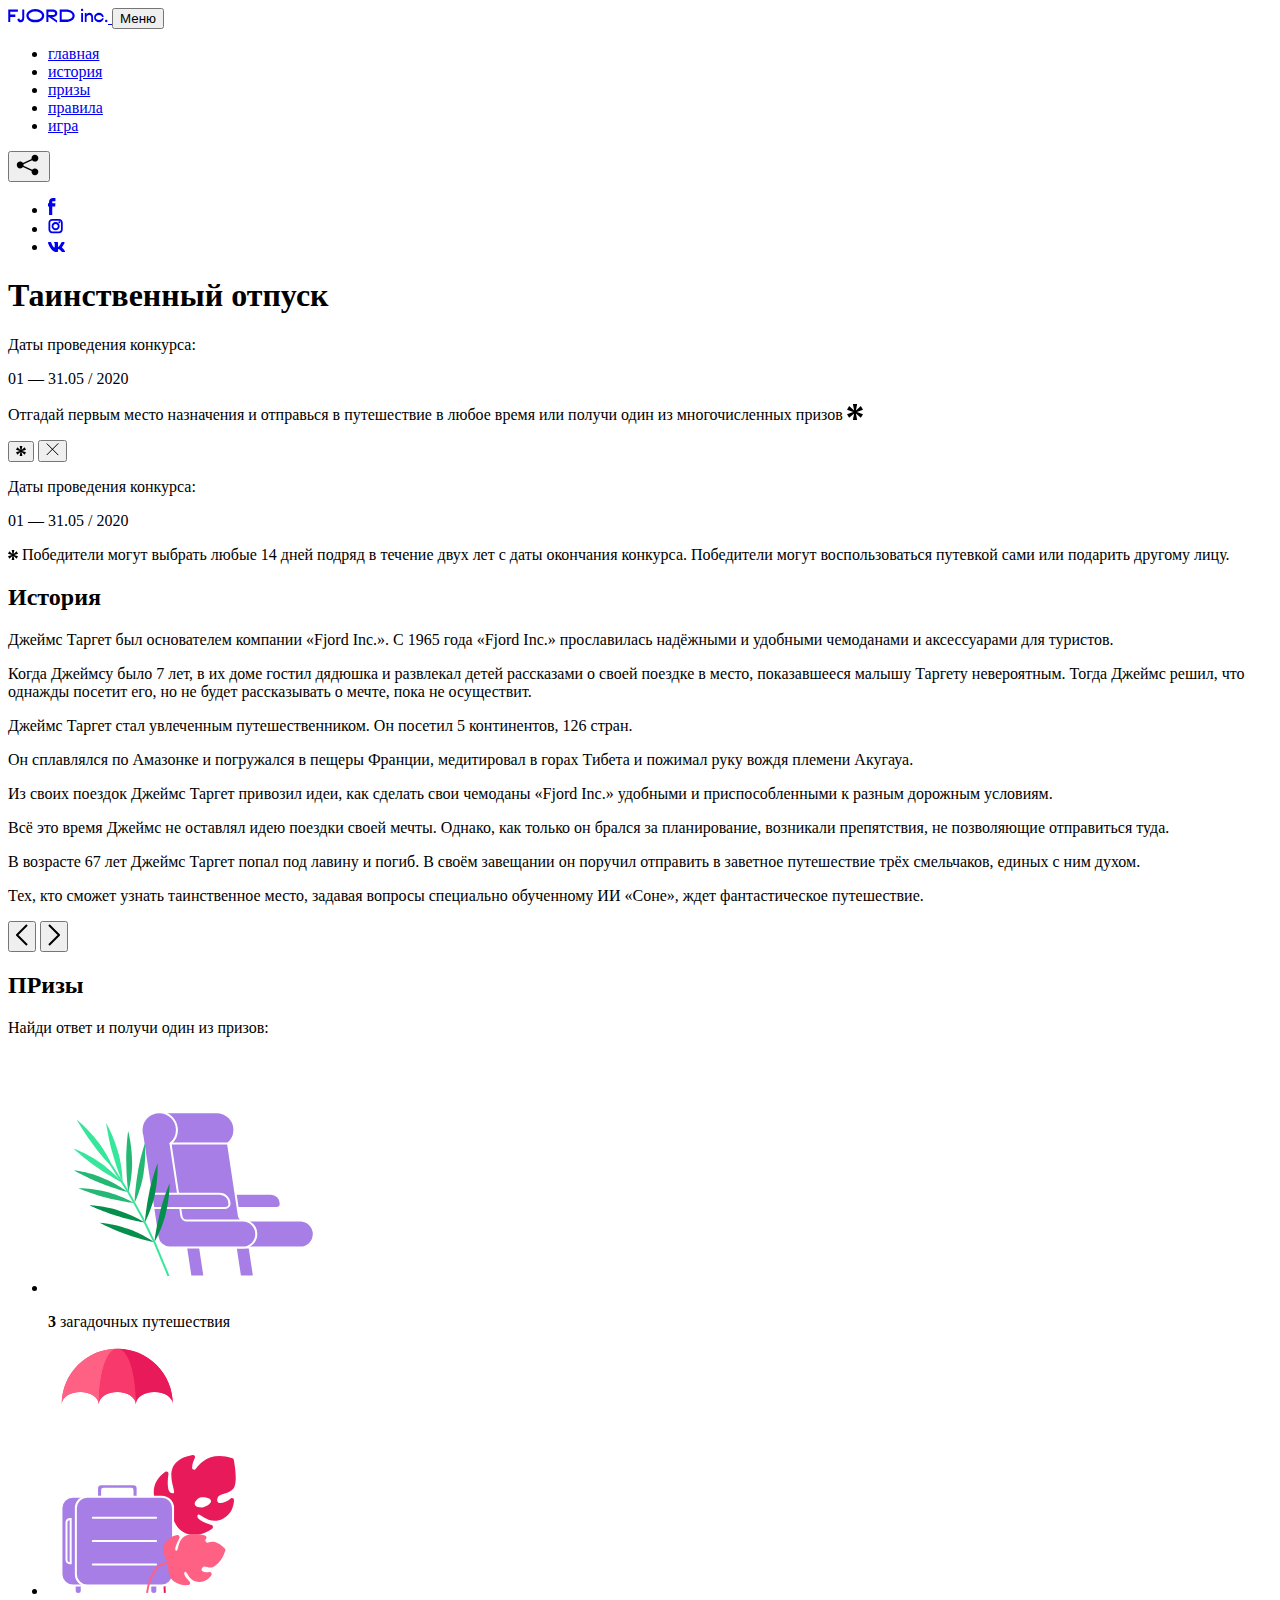
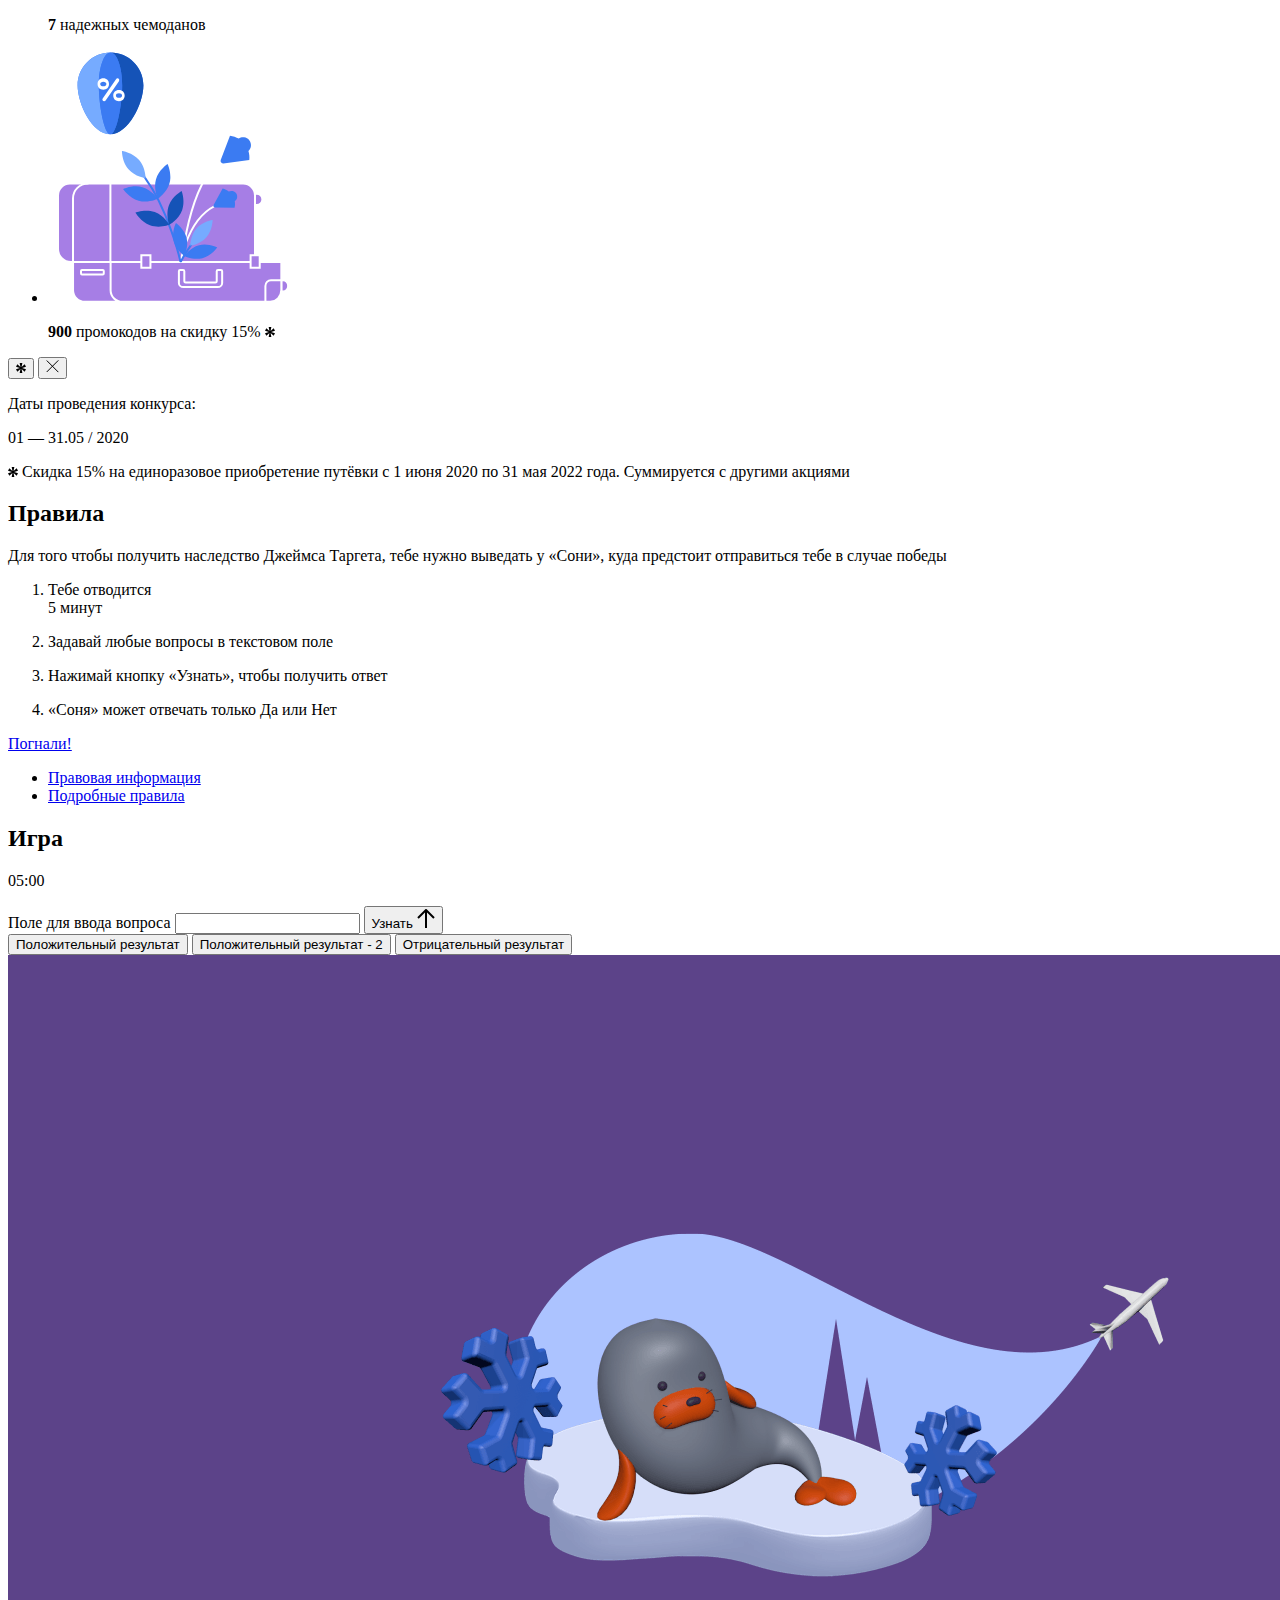
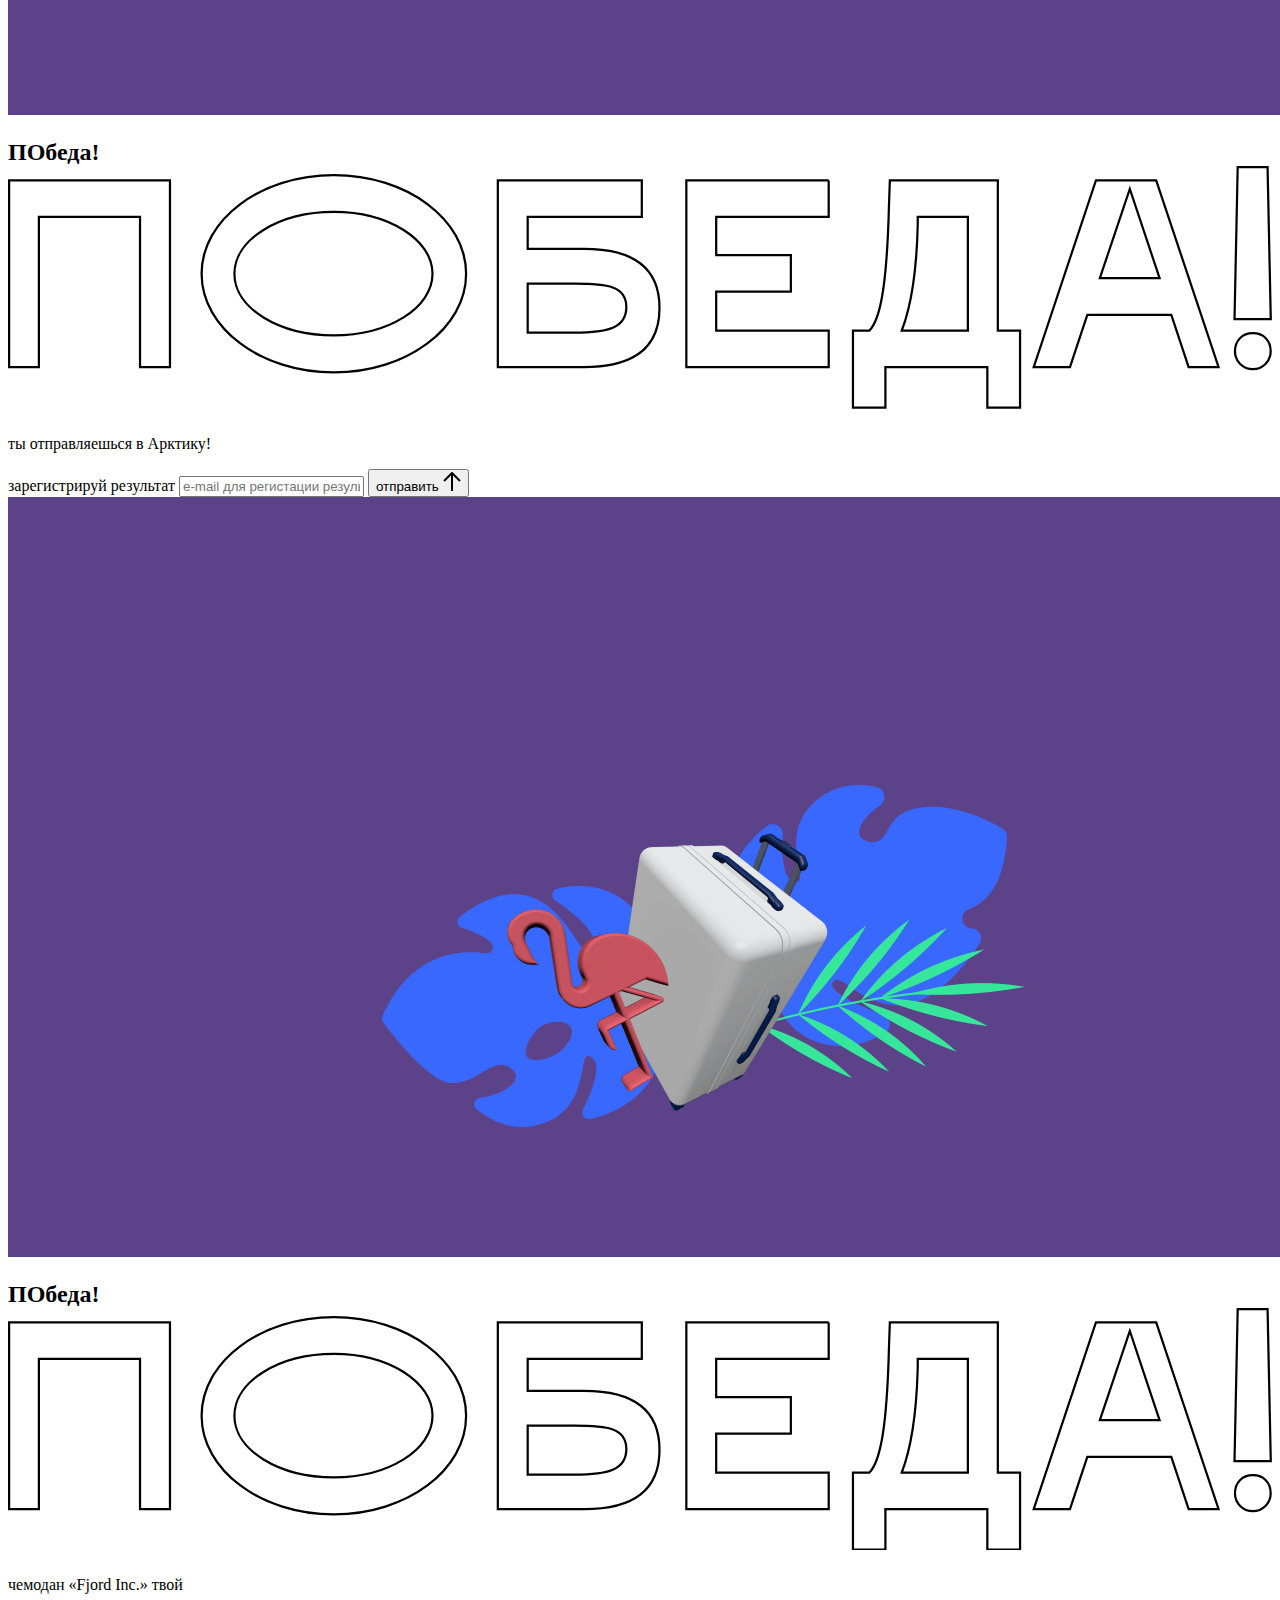
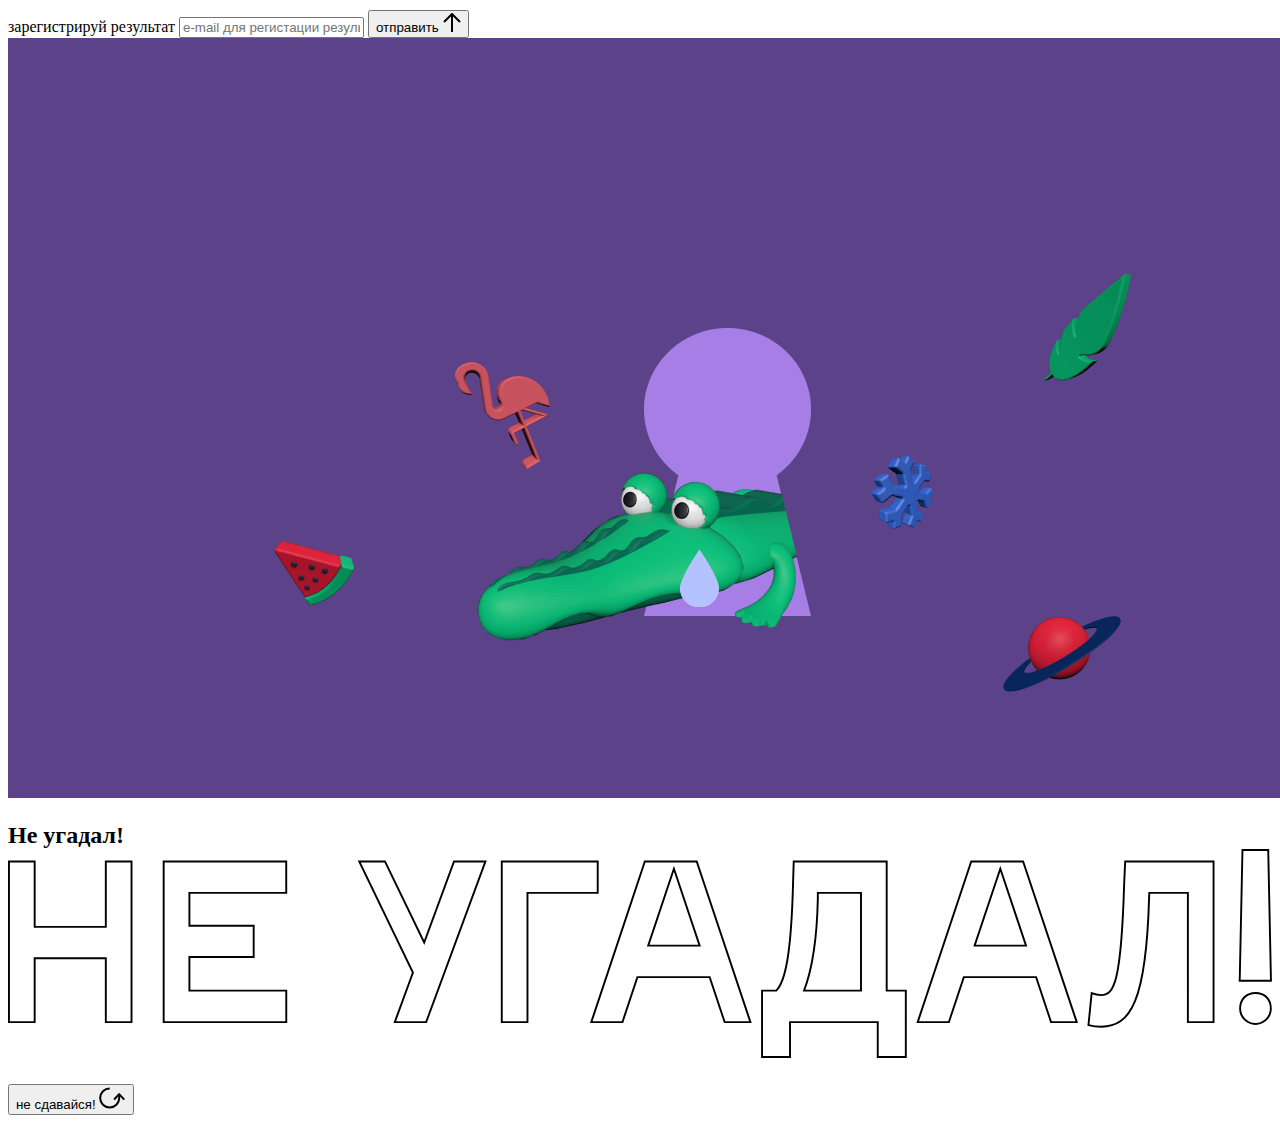
<file: source/index.html>
<!DOCTYPE html>
<html lang="ru">

<head>
  <meta charset="UTF-8">
  <meta name="description" content="">
  <meta name="viewport" content="width=device-width, initial-scale=1.0">
  <meta http-equiv="X-UA-Compatible" content="ie=edge">
  <title>Mysterious Vacation</title>
</head>

<body>

  <header class="page-header js-header">
    <div class="page-header__wrapper">
      <a href="#" class="page-header__logo" aria-label="Перейти на страницу FJORD.Inc">
        <svg width="100" height="15" viewBox="0 0 100 15" fill="none" xmlns="http://www.w3.org/2000/svg">
          <path d="M0.26 1.4V14H2.276V8.906H7.334V6.44H2.276V3.848H9.872V1.4H0.26ZM12.733 14.36C15.127 14.36 16.243 12.65 16.243 9.5V1.4H14.263V8.96C14.263 11.21 13.723 11.876 12.733 11.876C11.833 11.876 11.473 11.3 11.347 10.58L9.36702 10.94C9.63702 13.046 10.663 14.36 12.733 14.36ZM18.3918 7.7C18.3918 11.372 22.3878 14.36 27.3198 14.36C32.2518 14.36 36.2478 11.372 36.2478 7.7C36.2478 4.028 32.2518 1.04 27.3198 1.04C22.3878 1.04 18.3918 4.028 18.3918 7.7ZM20.6058 7.7C20.6058 5.378 23.6118 3.524 27.3198 3.524C30.9918 3.524 33.9798 5.378 33.9798 7.7C33.9798 10.004 30.9918 11.858 27.3198 11.858C23.6118 11.858 20.6058 10.004 20.6058 7.7ZM40.403 14V8.906H40.799L49.079 14.702V12.38L44.039 8.906H44.201C47.999 8.906 49.277 7.304 49.277 5.162C49.277 3.092 47.999 1.4 44.201 1.4H38.387V14H40.403ZM43.535 3.722C45.785 3.722 47.045 4.136 47.045 5.432C47.045 6.764 45.785 7.034 43.535 7.034H40.403V3.722H43.535ZM51.6936 1.382V14H57.8676C62.7456 14 66.7236 11.534 66.7236 7.7C66.7236 3.848 62.7456 1.382 57.8676 1.382H51.6936ZM53.7096 11.624V3.722H57.5436C61.5396 3.722 64.4916 5.018 64.4916 7.7C64.4916 10.238 61.5396 11.624 57.5436 11.624H53.7096ZM73.1832 14.018H74.9832V5H73.1832V14.018ZM72.9132 1.976C72.9132 2.57 73.3992 3.092 74.0832 3.092C74.7492 3.092 75.2352 2.57 75.2352 1.976C75.2352 1.382 74.7672 0.805999 74.0832 0.805999C73.3812 0.805999 72.9132 1.382 72.9132 1.976ZM76.7867 14H78.5687V9.104C78.7487 8.006 79.5947 6.962 81.0887 6.962C82.1147 6.962 83.2667 7.448 83.2667 9.554V14H85.0487V9.014C85.0487 6.152 83.2307 4.73 81.3587 4.73C79.9187 4.73 79.0727 5.558 78.5687 6.854V5H76.7867V14ZM90.9898 14.27C93.5098 14.27 95.3818 12.506 95.7238 10.328H94.0498C93.7258 11.3 92.6998 12.02 90.9898 12.02C88.8478 12.02 87.7678 10.922 87.7678 9.59C87.7678 8.24 88.8478 6.962 90.9898 6.962C92.7538 6.962 93.7978 7.844 94.0858 8.924H95.7418C95.4358 6.71 93.6178 4.73 90.9898 4.73C88.0918 4.73 86.1298 7.124 86.1298 9.59C86.1298 12.074 88.1278 14.27 90.9898 14.27ZM97.0693 12.938C97.0693 13.658 97.5553 14.144 98.2753 14.144C98.9953 14.144 99.4813 13.658 99.4813 12.938C99.4813 12.2 98.9953 11.714 98.2753 11.714C97.5553 11.714 97.0693 12.2 97.0693 12.938Z" fill="currentColor" />
        </svg>
      </a>
      <button class="page-header__toggler js-menu-toggler" type="button" aria-label="Управление мобильным меню"><span>Меню</span></button>
      <nav class="page-header__nav">
        <div class="page-header__menu js-menu" id="menu">
          <ul>
            <li>
              <a class="js-menu-link" href="#top" data-href="top">главная</a>
            </li>
            <li>
              <a class="js-menu-link" href="#story" data-href="story">история</a>
            </li>
            <li>
              <a class="js-menu-link" href="#prizes" data-href="prizes">призы</a>
            </li>
            <li>
              <a class="js-menu-link" href="#rules" data-href="rules">правила</a>
            </li>
            <li>
              <a class="js-menu-link" href="#game" data-href="game">игра</a>
            </li>
          </ul>
        </div>
        <div class="page-header__social">
          <div class="social-block js-social-block">
            <button class="social-block__toggler" aria-label="Управлять блоком с социальными кнопками">
              <svg width="26" height="22" viewBox="0 0 27 22" fill="none" xmlns="http://www.w3.org/2000/svg">
                <path d="M19.6721 7.43664C21.6273 7.43664 23.213 5.85095 23.213 3.89566C23.213 1.94037 21.6273 0.354675 19.6721 0.354675C17.7168 0.354675 16.1311 1.94037 16.1311 3.89566C16.1311 4.19968 16.1728 4.49178 16.2458 4.77345L7.21751 8.95527C6.57519 8.05214 5.52303 7.46049 4.33078 7.46049C2.37549 7.46049 0.789795 9.04618 0.789795 11.0015C0.789795 12.9568 2.37549 14.5425 4.33078 14.5425C5.52303 14.5425 6.57668 13.9508 7.21751 13.0477L16.2458 17.2295C16.1743 17.5112 16.1311 17.8033 16.1311 18.1073C16.1311 20.0626 17.7168 21.6483 19.6721 21.6483C21.6273 21.6483 23.213 20.0626 23.213 18.1073C23.213 16.152 21.6273 14.5663 19.6721 14.5663C18.4798 14.5663 17.4262 15.158 16.7853 16.0611L7.75701 11.8793C7.82854 11.5976 7.87176 11.3055 7.87176 11.0015C7.87176 10.6974 7.83003 10.4053 7.75701 10.1237L16.7853 5.94186C17.4262 6.84499 18.4783 7.43664 19.6721 7.43664Z" fill="currentColor" />
              </svg>
            </button>
            <ul class="social-block__list">
              <li>
                <a class="social-block__link social-block__link--fb" href="#" aria-label="Мы на Facebook">
                  <svg width="8" height="17" viewBox="0 0 8 17" fill="none" xmlns="http://www.w3.org/2000/svg">
                    <path d="M4.24646 16.9899H1.09275L1.05793 8.49828H0V5.30707H1.05793V3.81124C1.05793 1.42084 2.57654 0 5.21735 0H7.41758V3.18585H5.30841C4.28262 3.18585 4.2478 3.48582 4.2478 4.24914V5.30707H7.42964L7.16716 8.49828H4.2478V16.9899H4.24646Z" fill="currentColor" />
                  </svg>
                </a>
              </li>
              <li>
                <a class="social-block__link social-block__link--insta" href="#" aria-label="Мы в Instagram">
                  <svg width="15" height="15" viewBox="0 0 15 15" fill="none" xmlns="http://www.w3.org/2000/svg">
                    <path d="M11.0197 0H4.19806C2.14246 0 0.471191 1.66993 0.471191 3.72285V10.5499C0.471191 12.6082 2.14112 14.2727 4.19806 14.2727H11.0197C13.0753 14.2727 14.7466 12.6082 14.7466 10.5499V3.72285C14.7466 1.67127 13.0753 0 11.0197 0ZM11.0197 12.4849H4.19806C3.13076 12.4849 2.26432 11.6158 2.26432 10.5512V3.72419C2.26432 2.65956 3.13076 1.79715 4.19806 1.79715H11.0197C12.087 1.79715 12.9535 2.6609 12.9535 3.72419V10.5512C12.9535 11.6145 12.087 12.4849 11.0197 12.4849Z" fill="currentColor" />
                    <path d="M7.60887 3.11084C5.38989 3.11084 3.58203 4.9187 3.58203 7.14036C3.58203 9.35532 5.38989 11.1645 7.60887 11.1645C9.83053 11.1645 11.6357 9.35666 11.6357 7.14036C11.6357 4.9187 9.83053 3.11084 7.60887 3.11084ZM7.60887 9.36871C6.37551 9.36871 5.37784 8.37372 5.37784 7.14036C5.37784 5.90699 6.37551 4.90665 7.60887 4.90665C8.83822 4.90665 9.84259 5.90833 9.84259 7.14036C9.84392 8.37238 8.83822 9.36871 7.60887 9.36871Z" fill="currentColor" />
                    <path d="M11.3573 2.35962C10.8256 2.35962 10.3931 2.79752 10.3931 3.32381C10.3931 3.85546 10.8256 4.29336 11.3573 4.29336C11.8862 4.29336 12.3215 3.85546 12.3215 3.32381C12.3215 2.79752 11.8862 2.35962 11.3573 2.35962Z" fill="currentColor" />
                  </svg>
                </a>
              </li>
              <li>
                <a class="social-block__link social-block__link--vk" href="#" aria-label="Мы ВКонтакте">
                  <svg width="17" height="10" viewBox="0 0 17 10" fill="none" xmlns="http://www.w3.org/2000/svg">
                    <path d="M14.1234 4.9002C14.1234 4.9002 16.3623 1.72708 16.5866 0.680242C16.6595 0.312285 16.4947 0.103188 16.1069 0.103188C16.1069 0.103188 14.8193 0.103188 14.168 0.103188C13.7235 0.103188 13.5587 0.293278 13.4235 0.579768C13.4235 0.579768 12.3724 2.82553 11.0969 4.24712C10.6861 4.70333 10.4781 4.84318 10.2511 4.84318C10.0646 4.84318 9.98625 4.6911 9.98625 4.27834V0.649016C9.98625 0.147997 9.92545 0.00135496 9.5066 0.00135496H6.39628C6.15578 0.00135496 6.0085 0.134417 6.0085 0.324506C6.0085 0.801084 6.73406 0.908351 6.73406 2.20231V4.87305C6.73406 5.40529 6.70569 5.61575 6.45303 5.61575C5.78016 5.61575 4.19528 3.30618 3.30623 0.678887C3.12923 0.145282 2.93737 0 2.43475 0H0.486409C0.205373 0 0 0.190085 0 0.476576C0 0.991172 0.60666 3.40801 2.99277 6.64358C4.59927 8.8201 6.70569 10 8.60269 10C9.76196 10 10.0416 9.80312 10.0416 9.31432V7.63883C10.0416 7.22607 10.2065 7.04956 10.4429 7.04956C10.7078 7.04956 11.1847 7.13238 12.2805 8.22268C13.5843 9.47862 13.6762 10 14.3896 10H16.5676C16.7919 10 17 9.89273 17 9.52342C17 9.02919 16.3623 8.15343 15.384 7.10659C14.9801 6.56755 14.3302 5.98914 14.1248 5.72301C13.8275 5.40801 13.9154 5.23014 14.1234 4.9002Z" fill="currentColor" />
                  </svg>
                </a>
              </li>
            </ul>
          </div>
        </div>
      </nav>
    </div>
  </header>

  <main class="page-content">

    <section class="animation-screen"></section>

    <section class="screen screen--hidden screen--intro" id="top">
      <div class="screen__wrapper">
        <div class="intro">
          <h1 class="intro__title">Таинственный отпуск</h1>
          <div class="intro__content">
            <div class="intro__info">
              <p class="intro__label">Даты проведения конкурса:</p>
              <p class="intro__date">01 — 31.05 / 2020</p>
            </div>
            <div class="intro__message">
              <p>
                Отгадай первым место назначения и&nbsp;отправься в&nbsp;путешествие в&nbsp;любое время или получи один из многочисленных призов
                <svg width="16" height="16" viewBox="0 0 10 10" fill="none" xmlns="http://www.w3.org/2000/svg">
                  <path d="M0 6.35337L3.90271 4.99012L0 3.64663L1.34615 1.32374L4.44287 4.01073L3.67364 0H6.34615L5.57692 4.01073L8.65385 1.32374L10 3.64663L6.13405 4.99012L10 6.35337L8.65385 8.65651L5.57692 5.98927L6.34615 10H3.67364L4.44287 5.96952L1.34615 8.65651L0 6.35337Z" fill="currentColor" />
                </svg>
              </p>
            </div>
          </div>
        </div>
      </div>
      <div class="screen__footer js-footer">
        <button class="screen__footer-enlarge js-footer-toggler" type="button" aria-label="Показать сообщение">
          <svg width="10" height="10" viewBox="0 0 10 10" fill="none" xmlns="http://www.w3.org/2000/svg">
            <path d="M0 6.35337L3.90271 4.99012L0 3.64663L1.34615 1.32374L4.44287 4.01073L3.67364 0H6.34615L5.57692 4.01073L8.65385 1.32374L10 3.64663L6.13405 4.99012L10 6.35337L8.65385 8.65651L5.57692 5.98927L6.34615 10H3.67364L4.44287 5.96952L1.34615 8.65651L0 6.35337Z" fill="currentColor" />
          </svg>
        </button>
        <button class="screen__footer-collapse js-footer-toggler" type="button" aria-label="Скрыть сообщение">
          <svg width="13" height="13" viewBox="0 0 13 13" fill="none" xmlns="http://www.w3.org/2000/svg">
            <line x1="12.3536" y1="0.353553" x2="0.738349" y2="11.9688" stroke="currentColor" />
            <line x1="0.738319" y1="0.539925" x2="12.3535" y2="12.1551" stroke="currentColor" />
          </svg>
        </button>
        <div class="screen__footer-wrapper">
          <div class="screen__footer-announce">
            <p class="screen__footer-label">Даты проведения конкурса:</p>
            <p class="screen__footer-date">01 — 31.05 / 2020</p>
          </div>
          <div class="screen__footer-note">
            <p>
              <svg width="10" height="10" viewBox="0 0 10 10" fill="none" xmlns="http://www.w3.org/2000/svg">
                <path d="M0 6.35337L3.90271 4.99012L0 3.64663L1.34615 1.32374L4.44287 4.01073L3.67364 0H6.34615L5.57692 4.01073L8.65385 1.32374L10 3.64663L6.13405 4.99012L10 6.35337L8.65385 8.65651L5.57692 5.98927L6.34615 10H3.67364L4.44287 5.96952L1.34615 8.65651L0 6.35337Z" fill="currentColor" />
              </svg>
              <span>Победители могут выбрать любые 14 дней подряд в&nbsp;течение двух лет с&nbsp;даты окончания конкурса. Победители могут воспользоваться путевкой сами или подарить другому лицу.</span>
            </p>
          </div>
        </div>
      </div>
      <div class="screen__bg"></div>
    </section>

    <section class="screen screen--hidden screen--story" id="story">

      <div class="slider swiper-container js-slider">

        <div class="swiper-wrapper">

          <div class="slider__item swiper-slide">
            <h2 class="slider__item-title">История</h2>
            <p class="slider__item-text">Джеймс Таргет был основателем компании &laquo;Fjord Inc.&raquo;. С&nbsp;1965 года &laquo;Fjord Inc.&raquo; прославилась надёжными и&nbsp;удобными чемоданами и&nbsp;аксессуарами для туристов.</p>
          </div>

          <div class="slider__item swiper-slide">
            <p class="slider__item-text">Когда Джеймсу было 7&nbsp;лет, в&nbsp;их&nbsp;доме гостил дядюшка и&nbsp;развлекал детей рассказами о&nbsp;своей поездке в&nbsp;место, показавшееся малышу Таргету невероятным. Тогда Джеймс решил, что однажды посетит его, но&nbsp;не&nbsp;будет рассказывать о&nbsp;мечте, пока не&nbsp;осуществит.</p>
          </div>

          <div class="slider__item swiper-slide">
            <p class="slider__item-text">Джеймс Таргет стал увлеченным путешественником. Он&nbsp;посетил 5&nbsp;континентов, 126&nbsp;стран.</p>
          </div>

          <div class="slider__item swiper-slide">
            <p class="slider__item-text">Он&nbsp;сплавлялся по&nbsp;Амазонке и&nbsp;погружался в&nbsp;пещеры Франции, медитировал в&nbsp;горах Тибета и&nbsp;пожимал руку вождя племени Акугауа.</p>
          </div>

          <div class="slider__item swiper-slide">
            <p class="slider__item-text">Из&nbsp;своих поездок Джеймс Таргет привозил идеи, как сделать свои чемоданы &laquo;Fjord Inc.&raquo; удобными и&nbsp;приспособленными к&nbsp;разным дорожным условиям.</p>
          </div>

          <div class="slider__item swiper-slide">
            <p class="slider__item-text">Всё это время Джеймс не&nbsp;оставлял идею поездки своей мечты. Однако, как только он&nbsp;брался за&nbsp;планирование, возникали препятствия, не&nbsp;позволяющие отправиться туда.</p>
          </div>

          <div class="slider__item swiper-slide">
            <p class="slider__item-text">В&nbsp;возрасте 67&nbsp;лет Джеймс Таргет попал под лавину и&nbsp;погиб. В&nbsp;своём завещании он&nbsp;поручил отправить в&nbsp;заветное путешествие трёх смельчаков, единых с&nbsp;ним духом.</p>
          </div>

          <div class="slider__item swiper-slide">
            <p class="slider__item-text">Тех, кто сможет узнать таинственное место, задавая вопросы специально обученному ИИ&nbsp;&laquo;Соне&raquo;, ждет фантастическое путешествие.</p>
          </div>
        </div>
        <div class="slider__controls">
          <button class="slider__control slider__control--prev js-control-prev" type="button" aria-label="Показать предыдущую историю">
            <svg width="12" height="22" viewBox="0 0 12 22" fill="none" xmlns="http://www.w3.org/2000/svg">
              <path d="M11 1L1 11L11 21" stroke="currentColor" stroke-width="2" stroke-linejoin="round" />
            </svg>
          </button>
          <button class="slider__control slider__control--next js-control-next" type="button" aria-label="Показать следующую историю">
            <svg width="12" height="22" viewBox="0 0 12 22" fill="none" xmlns="http://www.w3.org/2000/svg">
              <path d="M1 1L11 11L1 21" stroke="currentColor" stroke-width="2" stroke-linejoin="round" />
            </svg>
          </button>
        </div>
        <div class="slider__pagination swiper-pagination"></div>
      </div>
      <div class="screen__bg"></div>
    </section>

    <section class="screen screen--hidden screen--prizes" id="prizes">
      <div class="screen__wrapper">
        <div class="prizes">
          <h2 class="prizes__title">ПРизы</h2>
          <div class="prizes__lead">
            <p>Найди ответ и&nbsp;получи один из&nbsp;призов:</p>
          </div>
          <ul class="prizes__list">
            <li class="prizes__item prizes__item--journeys">
              <div class="prizes__icon">
                <picture>
                  <source srcset="img/prize1-mob.svg" media="(orientation: portrait)">
                  <img src="img/prize1.svg" alt="">
                </picture>
              </div>
              <p class="prizes__desc">
                <b>3</b>
                <span>загадочных путешествия</span>
              </p>
            </li>
            <li class="prizes__item prizes__item--cases">
              <div class="prizes__icon">
                <picture>
                  <source srcset="img/prize2-mob.svg" media="(orientation: portrait)">
                  <img src="img/prize2.svg" alt="">
                </picture>
              </div>
              <p class="prizes__desc">
                <b>7</b>
                <span>надежных чемоданов</span>
              </p>
            </li>
            <li class="prizes__item prizes__item--codes">
              <div class="prizes__icon">
                <picture>
                  <source srcset="img/prize3-mob.svg" media="(orientation: portrait)">
                  <img src="img/prize3.svg" alt="">
                </picture>
              </div>
              <p class="prizes__desc">
                <b>900</b>
                <span>
                  промокодов на&nbsp;скидку 15%
                  <svg width="10" height="10" viewBox="0 0 10 10" fill="none" xmlns="http://www.w3.org/2000/svg">
                    <path d="M0 6.35337L3.90271 4.99012L0 3.64663L1.34615 1.32374L4.44287 4.01073L3.67364 0H6.34615L5.57692 4.01073L8.65385 1.32374L10 3.64663L6.13405 4.99012L10 6.35337L8.65385 8.65651L5.57692 5.98927L6.34615 10H3.67364L4.44287 5.96952L1.34615 8.65651L0 6.35337Z" fill="currentColor" />
                  </svg>
                </span>
              </p>
            </li>
          </ul>
        </div>
      </div>
      <div class="screen__footer js-footer">
        <button class="screen__footer-enlarge js-footer-toggler" type="button" aria-label="Показать сообщение">
          <svg width="10" height="10" viewBox="0 0 10 10" fill="none" xmlns="http://www.w3.org/2000/svg">
            <path d="M0 6.35337L3.90271 4.99012L0 3.64663L1.34615 1.32374L4.44287 4.01073L3.67364 0H6.34615L5.57692 4.01073L8.65385 1.32374L10 3.64663L6.13405 4.99012L10 6.35337L8.65385 8.65651L5.57692 5.98927L6.34615 10H3.67364L4.44287 5.96952L1.34615 8.65651L0 6.35337Z" fill="currentColor" />
          </svg>
        </button>
        <button class="screen__footer-collapse js-footer-toggler" type="button" aria-label="Скрыть сообщение">
          <svg width="13" height="13" viewBox="0 0 13 13" fill="none" xmlns="http://www.w3.org/2000/svg">
            <line x1="12.3536" y1="0.353553" x2="0.738349" y2="11.9688" stroke="currentColor" />
            <line x1="0.738319" y1="0.539925" x2="12.3535" y2="12.1551" stroke="currentColor" />
          </svg>
        </button>
        <div class="screen__footer-wrapper">
          <div class="screen__footer-announce">
            <p class="screen__footer-label">Даты проведения конкурса:</p>
            <p class="screen__footer-date">01 — 31.05 / 2020</p>
          </div>
          <div class="screen__footer-note">
            <p>
              <svg width="10" height="10" viewBox="0 0 10 10" fill="none" xmlns="http://www.w3.org/2000/svg">
                <path d="M0 6.35337L3.90271 4.99012L0 3.64663L1.34615 1.32374L4.44287 4.01073L3.67364 0H6.34615L5.57692 4.01073L8.65385 1.32374L10 3.64663L6.13405 4.99012L10 6.35337L8.65385 8.65651L5.57692 5.98927L6.34615 10H3.67364L4.44287 5.96952L1.34615 8.65651L0 6.35337Z" fill="currentColor" />
              </svg>
              <span>Скидка&nbsp;15% на&nbsp;единоразовое приобретение путёвки с&nbsp;1&nbsp;июня 2020 по&nbsp;31&nbsp;мая 2022&nbsp;года. Суммируется с&nbsp;другими акциями</span>
            </p>
          </div>
        </div>
      </div>
      <div class="screen__bg"></div>
    </section>

    <section class="screen screen--hidden screen--rules" id="rules">
      <div class="screen__wrapper">
        <div class="rules">
          <h2 class="rules__title">Правила</h2>
          <div class="rules__lead">
            <p>Для того чтобы получить наследство Джеймса Таргета, тебе нужно выведать у&nbsp;&laquo;Сони&raquo;, куда предстоит отправиться тебе в&nbsp;случае победы</p>
          </div>
          <ol class="rules__list">
            <li class="rules__item">
              <p>Тебе отводится <br>5&nbsp;минут</p>
            </li>
            <li class="rules__item">
              <p>Задавай любые вопросы в&nbsp;текстовом поле</p>
            </li>
            <li class="rules__item">
              <p>Нажимай кнопку &laquo;Узнать&raquo;, чтобы получить ответ</p>
            </li>
            <li class="rules__item">
              <p>&laquo;Соня&raquo; может отвечать только&nbsp;Да или Нет</p>
            </li>
          </ol>
          <a href="#game" class="rules__link btn">Погнали!</a>
        </div>
      </div>
      <div class="screen__disclaimer">
        <div class="disclaimer">
          <ul>
            <li>
              <a href="#">Правовая информация</a>
            </li>
            <li>
              <a href="#">Подробные правила</a>
            </li>
          </ul>
        </div>
      </div>
      <div class="screen__bg"></div>
    </section>

    <section class="screen screen--hidden screen--game" id="game">
      <div class="screen__wrapper">
        <div class="game">
          <div class="game__header">
            <h2 class="game__title">Игра</h2>
            <div class="game__counter">
              <span>05</span>:<span>00</span>
            </div>
          </div>
          <div class="game__body">
            <div class="chat">
              <div class="chat__body js-chat">
                <ul class="chat__list" id="messages"></ul>
              </div>
              <div class="chat__footer">
                <form action="#" method="post" class="form" id="message-form">
                  <label for="message-field" class="visually-hidden">Поле для ввода вопроса</label>
                  <input type="text" class="form__field" id="message-field">
                  <button class="form__button btn">
                    Узнать
                    <svg width="18" height="19" viewBox="0 0 18 19" fill="none" xmlns="http://www.w3.org/2000/svg">
                      <path stroke="currentColor" stroke-width="2" d="M9 19V1" />
                      <path d="M1 9l8-8 8 8" stroke="currentColor" stroke-width="2" stroke-linejoin="round" />
                    </svg>
                  </button>
                </form>
              </div>
            </div>
          </div>
          <!-- временные кнопки для показа результата -->
          <div class="game__buttons">
            <button class="game__button btn js-show-result" type="button" data-target="result">Положительный результат</button>
            <button class="game__button btn js-show-result" type="button" data-target="result2">Положительный результат - 2</button>
            <button class="game__button btn js-show-result" type="button" data-target="result3">Отрицательный результат</button>
          </div>
        </div>
      </div>
      <div class="screen__bg"></div>
    </section>

    <section class="screen screen--hidden screen--result" id="result">
      <div class="screen__wrapper">
        <div class="result result--trip">
          <div class="result__image">
            <picture>
              <source srcset="img/result1-mob.png 1x, img/result1-mob@2x.png 2x" media="(max-width: 768px) and (orientation: portrait)">
              <img src="img/result1.png" srcset="img/result1@2x.png 2x" alt="">
            </picture>
          </div>
          <h2 class="result__title">
            <span class="visually-hidden">ПОбеда!</span>
            <svg xmlns="http://www.w3.org/2000/svg" viewBox="0 0 568.85 109.24">
              <path d="M16,24.44V92H2.6V8H75V92H61.52V24.44H16Z" transform="translate(-2.1 -1.5)" fill="none" stroke="currentColor" />
              <path d="M148.76,5.6c32.88,0,59.52,19.92,59.52,44.4s-26.64,44.4-59.52,44.4S89.24,74.48,89.24,50,115.88,5.6,148.76,5.6Zm0,72.12c24.48,0,44.4-12.36,44.4-27.72s-19.92-27.84-44.4-27.84C124,22.16,104,34.52,104,50S124,77.72,148.76,77.72Z" transform="translate(-2.1 -1.5)" fill="none" stroke="currentColor" />
              <path d="M287.36,8V24.44H236v14.4h25.32c25.44,0,34,11.16,34,26.52,0,15.6-8.52,26.64-34,26.64H222.56V8h64.8ZM256.88,76.52c15.12,0,23.52-2,23.52-11.52S272,54.44,256.88,54.44H236V76.52h20.88Z" transform="translate(-2.1 -1.5)" fill="none" stroke="currentColor" />
              <path d="M371.47,8V24.44H320.84V41.6h33.6V58h-33.6V75.56h50.64V92H307.4V8h64.08Z" transform="translate(-2.1 -1.5)" fill="none" stroke="currentColor" />
              <path d="M382.39,110.24V75.56h7.44c4.56-4.68,7.8-18.36,8.76-56L399,8h48.6V75.56h10v34.68H442.87V92H397v18.24H382.39Zm51.72-34.68V24.44H411.55v3.12c-0.48,22.44-3.24,37.68-7.2,48h29.76Z" transform="translate(-2.1 -1.5)" fill="none" stroke="currentColor" />
              <path d="M463.75,92l28-84h27.12l28.08,84H533.47l-7.8-23.52h-37.8L480.07,92H463.75Zm56.64-40L507,11.84,493.51,52h26.88Z" transform="translate(-2.1 -1.5)" fill="none" stroke="currentColor" />
              <path d="M554.12,70.4L555.55,2H569l1.44,68.4H554.12Zm8.28,6.36c4.8,0,8,3.24,8,8.16a8,8,0,1,1-16.08,0C554.35,80,557.59,76.76,562.39,76.76Z" transform="translate(-2.1 -1.5)" fill="none" stroke="currentColor" />
            </svg>
          </h2>
          <div class="result__text">
            <p>ты&nbsp;отправляешься в&nbsp;Арктику!</p>
          </div>
          <div class="result__form">
            <form action="#" method="post" class="form form--result">
              <label for="email-field" class="form__label">зарегистрируй результат</label>
              <input type="email" class="form__field" id="email-field" placeholder="e-mail для регистации результата и получения приза" required>
              <button class="form__button btn">
                отправить
                <svg width="18" height="19" viewBox="0 0 18 19" fill="none" xmlns="http://www.w3.org/2000/svg">
                  <path stroke="currentColor" stroke-width="2" d="M9 19V1" />
                  <path d="M1 9l8-8 8 8" stroke="currentColor" stroke-width="2" stroke-linejoin="round" />
                </svg>
              </button>
            </form>
          </div>
        </div>
      </div>
      <div class="screen__bg"></div>
    </section>

    <section class="screen screen--hidden screen--result" id="result2">
      <div class="screen__wrapper">
        <div class="result result--prize">
          <div class="result__image">
            <picture>
              <source srcset="img/result2-mob.png 1x, img/result2-mob@2x.png 2x" media="(max-width: 768px) and (orientation: portrait)">
              <img src="img/result2.png" srcset="img/result2@2x.png 2x" alt="">
            </picture>
          </div>
          <h2 class="result__title">
            <span class="visually-hidden">ПОбеда!</span>
            <svg xmlns="http://www.w3.org/2000/svg" viewBox="0 0 568.85 109.24">
              <path d="M16,24.44V92H2.6V8H75V92H61.52V24.44H16Z" transform="translate(-2.1 -1.5)" fill="none" stroke="currentColor" />
              <path d="M148.76,5.6c32.88,0,59.52,19.92,59.52,44.4s-26.64,44.4-59.52,44.4S89.24,74.48,89.24,50,115.88,5.6,148.76,5.6Zm0,72.12c24.48,0,44.4-12.36,44.4-27.72s-19.92-27.84-44.4-27.84C124,22.16,104,34.52,104,50S124,77.72,148.76,77.72Z" transform="translate(-2.1 -1.5)" fill="none" stroke="currentColor" />
              <path d="M287.36,8V24.44H236v14.4h25.32c25.44,0,34,11.16,34,26.52,0,15.6-8.52,26.64-34,26.64H222.56V8h64.8ZM256.88,76.52c15.12,0,23.52-2,23.52-11.52S272,54.44,256.88,54.44H236V76.52h20.88Z" transform="translate(-2.1 -1.5)" fill="none" stroke="currentColor" />
              <path d="M371.47,8V24.44H320.84V41.6h33.6V58h-33.6V75.56h50.64V92H307.4V8h64.08Z" transform="translate(-2.1 -1.5)" fill="none" stroke="currentColor" />
              <path d="M382.39,110.24V75.56h7.44c4.56-4.68,7.8-18.36,8.76-56L399,8h48.6V75.56h10v34.68H442.87V92H397v18.24H382.39Zm51.72-34.68V24.44H411.55v3.12c-0.48,22.44-3.24,37.68-7.2,48h29.76Z" transform="translate(-2.1 -1.5)" fill="none" stroke="currentColor" />
              <path d="M463.75,92l28-84h27.12l28.08,84H533.47l-7.8-23.52h-37.8L480.07,92H463.75Zm56.64-40L507,11.84,493.51,52h26.88Z" transform="translate(-2.1 -1.5)" fill="none" stroke="currentColor" />
              <path d="M554.12,70.4L555.55,2H569l1.44,68.4H554.12Zm8.28,6.36c4.8,0,8,3.24,8,8.16a8,8,0,1,1-16.08,0C554.35,80,557.59,76.76,562.39,76.76Z" transform="translate(-2.1 -1.5)" fill="none" stroke="currentColor" />
            </svg>
          </h2>
          <div class="result__text">
            <p>чемодан &laquo;Fjord&nbsp;Inc.&raquo;&nbsp;твой</p>
          </div>
          <div class="result__form">
            <form action="#" method="post" class="form form--result">
              <label for="email-field2" class="form__label">зарегистрируй результат</label>
              <input type="email" class="form__field" id="email-field2" placeholder="e-mail для регистации результата и получения приза" required>
              <button class="form__button btn">
                отправить
                <svg width="18" height="19" viewBox="0 0 18 19" fill="none" xmlns="http://www.w3.org/2000/svg">
                  <path stroke="currentColor" stroke-width="2" d="M9 19V1" />
                  <path d="M1 9l8-8 8 8" stroke="currentColor" stroke-width="2" stroke-linejoin="round" />
                </svg>
              </button>
            </form>
          </div>
        </div>
      </div>
      <div class="screen__bg"></div>
    </section>

    <section class="screen screen--hidden screen--result" id="result3">
      <div class="screen__wrapper">
        <div class="result result--negative">
          <div class="result__image">
            <picture>
              <source srcset="img/result3-mob.png 1x, img/result3-mob@2x.png 2x" media="(max-width: 768px) and (orientation: portrait)">
              <img src="img/result3.png" srcset="img/result3@2x.png 2x" alt="">
            </picture>
          </div>
          <h2 class="result__title">
            <span class="visually-hidden">Не угадал!</span>
            <svg xmlns="http://www.w3.org/2000/svg" viewBox="0 0 660.77 109.24">
              <path d="M2.66,92V8H16.1V42.2H53.3V8H66.74V92H53.3V58.64H16.1V92H2.66Z" transform="translate(-2.16 -1.5)" fill="none" stroke="currentColor" />
              <path d="M147.62,8V24.44H97V41.6h33.6V58H97V75.56h50.64V92H83.54V8h64.08Z" transform="translate(-2.16 -1.5)" fill="none" stroke="currentColor" />
              <path d="M199.22,8l20.52,42.36L235.34,8h16.44l-31,84H204.38l9.48-25.92L185.78,8h13.44Z" transform="translate(-2.16 -1.5)" fill="none" stroke="currentColor" />
              <path d="M273.74,24.44V92H260.3V8h50.16V24.44H273.74Z" transform="translate(-2.16 -1.5)" fill="none" stroke="currentColor" />
              <path d="M307.1,92l28-84h27.12l28.08,84H376.82L369,68.48h-37.8L323.42,92H307.1Zm56.64-40L350.3,11.84,336.86,52h26.88Z" transform="translate(-2.16 -1.5)" fill="none" stroke="currentColor" />
              <path d="M396.38,110.24V75.56h7.44c4.56-4.68,7.8-18.36,8.76-56L412.94,8h48.6V75.56h10v34.68H456.86V92H411v18.24H396.38ZM448.1,75.56V24.44H425.54v3.12c-0.48,22.44-3.24,37.68-7.2,48H448.1Z" transform="translate(-2.16 -1.5)" fill="none" stroke="currentColor" />
              <path d="M477.74,92l28-84h27.12L560.9,92H547.46l-7.8-23.52h-37.8L494.06,92H477.74Zm56.64-40-13.44-40.2L507.5,52h26.88Z" transform="translate(-2.16 -1.5)" fill="none" stroke="currentColor" />
              <path d="M568.7,76.88a13.77,13.77,0,0,0,5,1c6.6,0,10.44-6.24,12-58.32L586.22,8h46.2V92H619V24.44H598.82l-0.12,3.12C597.14,81,589,94.4,573.74,94.4a28.55,28.55,0,0,1-6.72-.84Z" transform="translate(-2.16 -1.5)" fill="none" stroke="currentColor" />
              <path d="M646.1,70.4L647.54,2H661l1.44,68.4H646.1Zm8.28,6.36c4.8,0,8,3.24,8,8.16a8,8,0,0,1-16.08,0C646.34,80,649.58,76.76,654.38,76.76Z" transform="translate(-2.16 -1.5)" fill="none" stroke="currentColor" />
            </svg>
          </h2>
          <button class="result__button js-play" type="button">
            не сдавайся!
            <span>
              <svg width="27" height="22" viewBox="0 0 27 22" fill="none" xmlns="http://www.w3.org/2000/svg">
                <path d="M10.6899 1.47998C5.42992 1.47998 1.16992 5.73998 1.16992 11C1.16992 16.26 5.42992 20.52 10.6899 20.52C15.9499 20.52 20.2099 16.26 20.2099 11V7.13998" stroke="currentColor" stroke-width="2" stroke-miterlimit="10" />
                <path d="M15.1099 12.5099L20.1499 7.13989L25.3099 12.6299" stroke="currentColor" stroke-width="2" stroke-miterlimit="10" stroke-linejoin="round" />
              </svg>
            </span>
          </button>
        </div>
      </div>
      <div class="screen__bg"></div>
    </section>

  </main>

</body>

</html>
</file>
